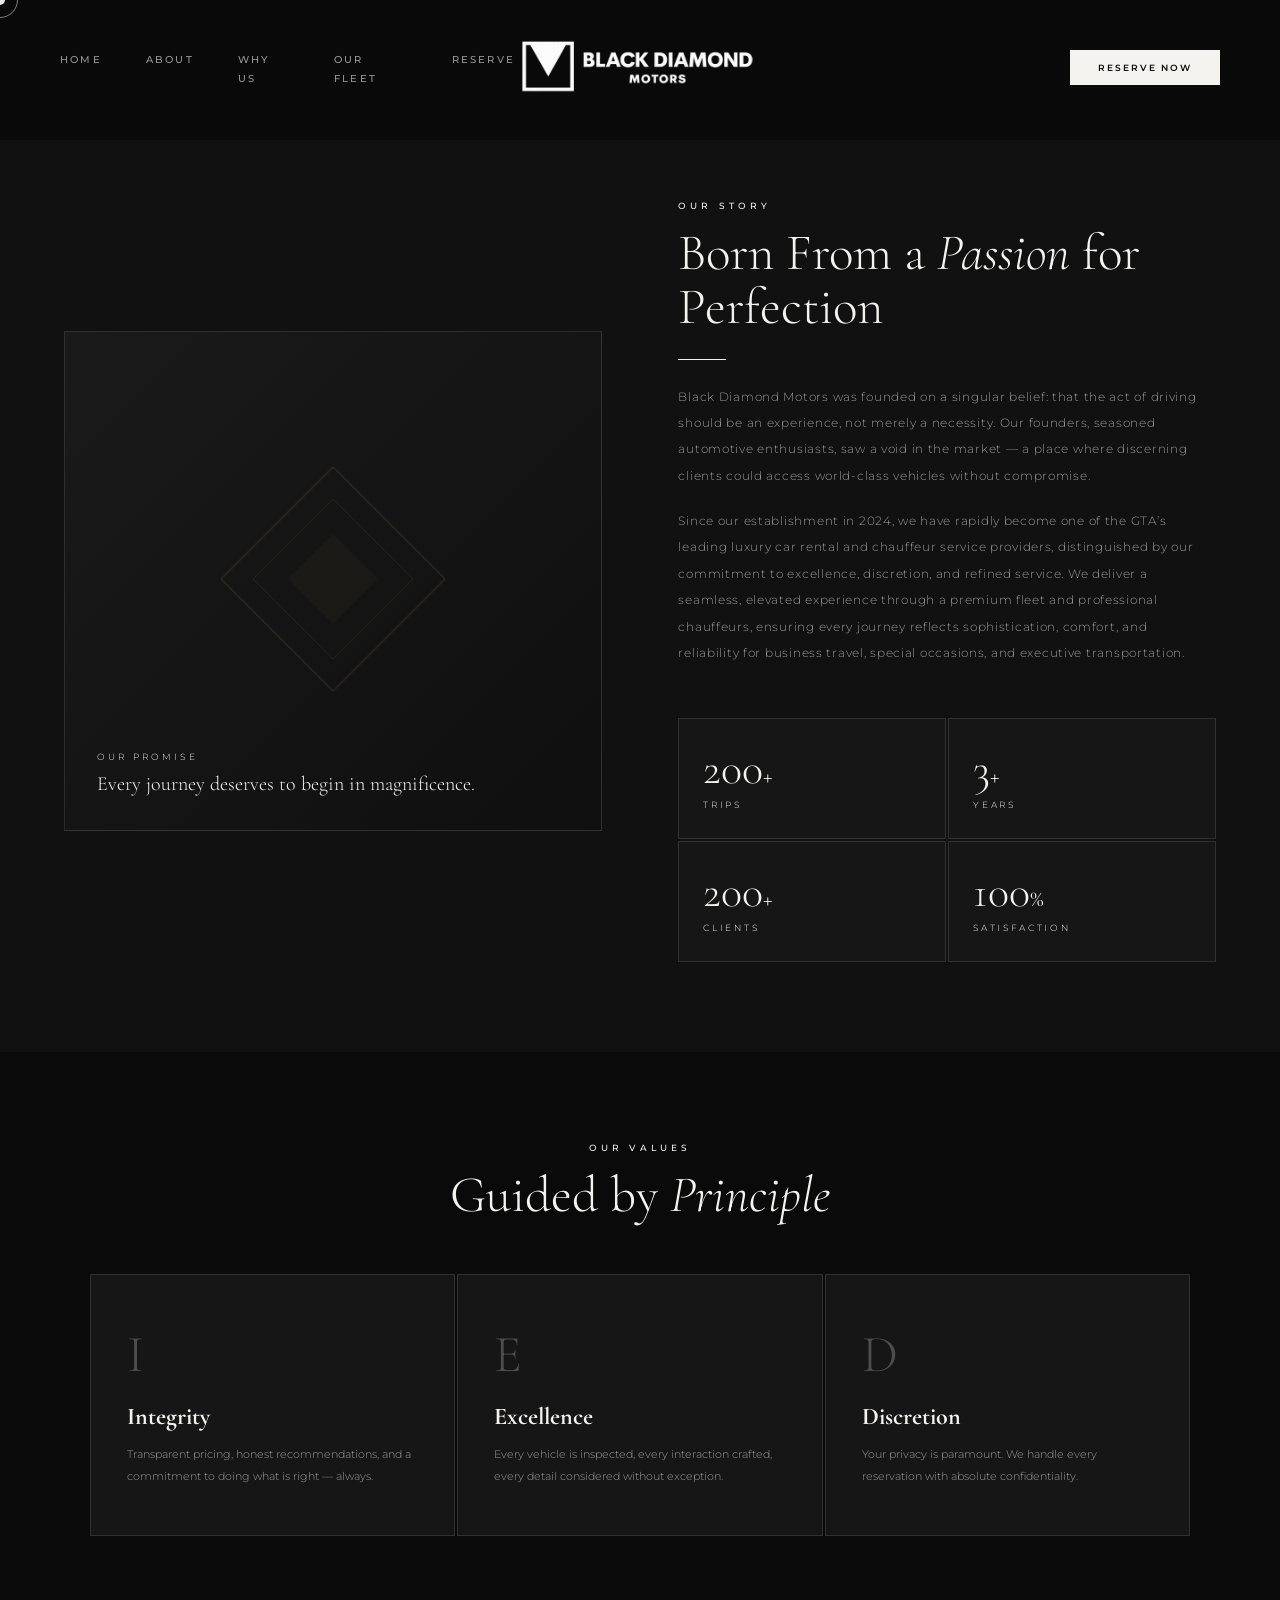
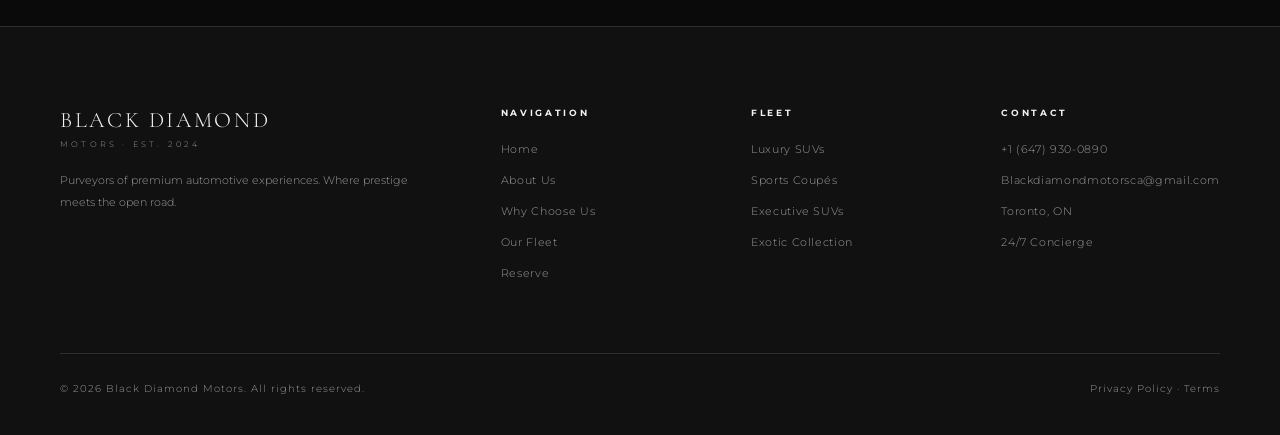
<file: about.html>
<!DOCTYPE html>
<html lang="en">
<head>
  <meta charset="UTF-8">
  <meta name="viewport" content="width=device-width, initial-scale=1.0">
  <title>About Us | Black Diamond Motors</title>
  <link rel="stylesheet" href="styles.css">
  <link href="https://fonts.googleapis.com/css2?family=Cormorant+Garamond:ital,wght@0,300;0,400;0,600;1,300;1,400&family=Montserrat:wght@200;300;400;500;600&display=swap" rel="stylesheet">
  <!-- Default fallback (important!) -->
  <link rel="icon" href="img/BDM DARK.png">

  <!-- Theme-aware icons (works on some browsers) -->
  <link rel="icon" href="img/BDM DARK.png" media="(prefers-color-scheme: light)">
  <link rel="icon" href="img/BDM LIGHT.png" media="(prefers-color-scheme: dark)">

  <!-- iOS / mobile support -->
  <link rel="apple-touch-icon" href="img/BDM LIGHT.png">
</head>
<body>

<!-- NAV -->
<nav id="navbar">
  <div class="mobile-menu-logo" onclick="toggleMenu()">
    <div class="hamburger">
      <span></span>
      <span></span>
      <span></span>
    </div>
  </div>

  <ul class="nav-links">
    <li><a href="index.html">Home</a></li>
    <li><a href="about.html">About</a></li>
    <li><a href="why.html">Why Us</a></li>
    <li><a href="fleet.html">Our Fleet</a></li>
    <li><a href="book.html">Reserve</a></li>
  </ul>

  <div class="nav-center-logo desktop-logo">
    <a href="index.html"><img src="img/BDM LOGO REVISED.png"></a>
  </div>

  <div class="nav-center-logo mobile-logo">
    <a href="index.html">
      <img src="img/BDM LOGO REVISED.png">
    </a>
  </div>

  <a href="book.html" class="nav-book-btn">Reserve Now</a>
</nav>

<!-- MOBILE MENU -->
<div id="mobileMenu" class="mobile-menu">
  <a href="index.html">Home</a>
  <a href="about.html">About</a>
  <a href="why.html">Why Us</a>
  <a href="fleet.html">Our Fleet</a>
  <a href="book.html">Reserve</a>
</div>

<div class="cursor" id="cursor"></div>
<div class="cursor-ring" id="cursorRing"></div>
<div style="padding-top:140px;"></div>
    
<div class="page-content">
<!-- ════════ ABOUT ════════ -->
<section style="background:var(--off-black);padding-top:60px;">
    <div style="max-width:1200px;margin:0 auto;display:grid;grid-template-columns:1fr 1fr;gap:clamp(24px,6vw,100px);align-items:center;" class="about-grid">
      <div style="position:relative;height:500px;">
        <div style="position:absolute;inset:0;background:linear-gradient(135deg,#1a1a1a 0%,#0f0f0f 100%);border:1px solid var(--border);overflow:hidden;">
          <div style="position:absolute;top:50%;left:50%;transform:translate(-50%,-50%);opacity:0.12;">
            <svg width="240" height="240" viewBox="0 0 240 240" fill="none"><polygon points="120,8 232,120 120,232 8,120" fill="none" stroke="#c9a84c" stroke-width="1.5"/><polygon points="120,40 200,120 120,200 40,120" fill="none" stroke="#c9a84c" stroke-width="0.8"/><polygon points="120,75 165,120 120,165 75,120" fill="#c9a84c" opacity="0.3"/></svg>
          </div>
          <div style="position:absolute;bottom:32px;left:32px;right:32px;">
            <p style="font-size:9px;letter-spacing:0.35em;text-transform:uppercase;color:var(--gold);margin-bottom:8px;">Our Promise</p>
            <p style="font-family:'Cormorant Garamond',serif;font-size:20px;color:var(--white);line-height:1.4;">Every journey deserves to begin in magnificence.</p>
          </div>
        </div>
        <div style="position:absolute;bottom:0;right:0;width:120px;height:120px;border:1px solid var(--gold-dim);transform:translate(10px,10px) rotate(45deg);"></div>
      </div>
      <div>
        <p class="s-eye">Our Story</p>
        <h2 class="s-title">Born From a <em>Passion</em> for Perfection</h2>
        <div class="divider"></div>
        <p class="s-body">Black Diamond Motors was founded on a singular belief: that the act of driving should be an experience, not merely a necessity. Our founders, seasoned automotive enthusiasts, saw a void in the market — a place where discerning clients could access world-class vehicles without compromise.</p>
        <br>
        <p class="s-body">Since our establishment in 2024, we have rapidly become one of the GTA’s leading luxury car rental and chauffeur service providers, distinguished by our commitment to excellence, discretion, and refined service. We deliver a seamless, elevated experience through a premium fleet and professional chauffeurs, ensuring every journey reflects sophistication, comfort, and reliability for business travel, special occasions, and executive transportation.</p>
        <div style="display:grid;grid-template-columns:1fr 1fr;gap:2px;margin-top:52px;">
          <div class="stat-block"><div class="stat-num">200<span style="font-size:24px;">+</span></div><div class="stat-label">Trips</div></div>
          <div class="stat-block"><div class="stat-num">3<span style="font-size:24px;">+</span></div><div class="stat-label">Years</div></div>
          <div class="stat-block"><div class="stat-num">200<span style="font-size:24px;">+</span></div><div class="stat-label">Clients</div></div>
          <div class="stat-block"><div class="stat-num">100<span style="font-size:24px;">%</span></div><div class="stat-label">Satisfaction</div></div>
        </div>
      </div>
    </div>
</section>
<section style="background:var(--black);">
    <div style="max-width:1100px;margin:0 auto;text-align:center;">
      <p class="s-eye">Our Values</p>
      <h2 class="s-title">Guided by <em>Principle</em></h2>
      <div style="display:grid;grid-template-columns:repeat(3,1fr);gap:2px;margin-top:52px;">
        <div style="background:var(--deep);border:1px solid var(--border);padding:48px 36px;text-align:left;"><p style="font-family:'Cormorant Garamond',serif;font-size:52px;color:var(--gold);opacity:0.25;margin-bottom:16px;">I</p><h3 style="font-family:'Cormorant Garamond',serif;font-size:24px;color:var(--white);margin-bottom:12px;">Integrity</h3><p style="font-size:11px;line-height:2;color:var(--white-dim);">Transparent pricing, honest recommendations, and a commitment to doing what is right — always.</p></div>
        <div style="background:var(--deep);border:1px solid var(--border);padding:48px 36px;text-align:left;"><p style="font-family:'Cormorant Garamond',serif;font-size:52px;color:var(--gold);opacity:0.25;margin-bottom:16px;">E</p><h3 style="font-family:'Cormorant Garamond',serif;font-size:24px;color:var(--white);margin-bottom:12px;">Excellence</h3><p style="font-size:11px;line-height:2;color:var(--white-dim);">Every vehicle is inspected, every interaction crafted, every detail considered without exception.</p></div>
        <div style="background:var(--deep);border:1px solid var(--border);padding:48px 36px;text-align:left;"><p style="font-family:'Cormorant Garamond',serif;font-size:52px;color:var(--gold);opacity:0.25;margin-bottom:16px;">D</p><h3 style="font-family:'Cormorant Garamond',serif;font-size:24px;color:var(--white);margin-bottom:12px;">Discretion</h3><p style="font-size:11px;line-height:2;color:var(--white-dim);">Your privacy is paramount. We handle every reservation with absolute confidentiality.</p></div>
      </div>
    </div>
</section>


<!-- FOOTER -->
<footer>
  <div class="footer-grid">
    <div class="footer-brand">
      <div class="bn">Black Diamond</div>
      <div class="bt">Motors · Est. 2024</div>
      <p>Purveyors of premium automotive experiences. Where prestige meets the open road.</p>
    </div>
    <div class="footer-col"><h4>Navigation</h4><ul>
      <li><a href="index.html">Home</a></li>
      <li><a href="about.html">About Us</a></li>
      <li><a href="why.html">Why Choose Us</a></li>
      <li><a href="fleet.html">Our Fleet</a></li>
      <li><a href="book.html">Reserve</a></li>
    </ul></div>
    <div class="footer-col"><h4>Fleet</h4><ul>
      <li><a href="fleet.html">Luxury SUVs</a></li>
      <li><a href="fleet.html">Sports Coupés</a></li>
      <li><a href="fleet.html">Executive SUVs</a></li>
      <li><a href="fleet.html">Exotic Collection</a></li>
    </ul></div>
    <div class="footer-col"><h4>Contact</h4><ul>
      <li><a href="tel:6479300890">+1 (647) 930-0890</a></li>
      <li><a href="mailto:Blackdiamondmotorsca@gmail.com">Blackdiamondmotorsca@gmail.com</a></li>
      <li><a href="#">Toronto, ON</a></li>
      <li><a href="#">24/7 Concierge</a></li>
    </ul></div>
  </div>
  <div class="footer-bottom">
    <p>© 2026 Black Diamond Motors. All rights reserved.</p>
    <p><a href="legal.html" style="color:inherit;text-decoration:none;">Privacy Policy · Terms</a></p>
  </div>
</footer>

<style>

/* ── ROOT ── */
:root {
  --black: #0a0a0a;
  --off-black: #111111;
  --deep: #161616;
  --white: #f5f3ef;
  --white-dim: rgba(245,243,239,0.6);
  --accent: rgba(255,255,255,0.9);
  --border: rgba(245,243,239,0.12);
}

section {
  overflow-x: hidden;
}
* {max-width: 100%;}
*, *::before, *::after { box-sizing: border-box; margin: 0; padding: 0; }
html { scroll-behavior: smooth; }
html, body { width: 100%; max-width: 100%; overflow-x: hidden; }
body {background: var(--black);color: var(--white);font-family: 'Montserrat', sans-serif;font-weight: 300;}

img { max-width: 100%; height: auto; display: block; }

/* ── CURSOR ── */
.cursor, .cursor-ring { position: fixed; top: 0; left: 0; pointer-events: none; z-index: 9999; transform: translate(-50%,-50%); display: none; }
@media (pointer: fine) {
  body { cursor: none; }
  .cursor { display: block; width: 10px; height: 10px; border-radius: 50%; background: var(--white); mix-blend-mode: difference; }
  .cursor-ring { display: block; width: 36px; height: 36px; border: 1px solid rgba(245,243,239,0.5); border-radius: 50%; transition: width 0.25s, height 0.25s, border-color 0.25s; }
}

/* ── ROOT ── */
:root {
  --black: #0a0a0a;
  --off-black: #111111;
  --deep: #161616;
  --white: #f5f3ef;
  --white-dim: rgba(245,243,239,0.6);
  --accent: rgba(255,255,255,0.9);
  --border: rgba(245,243,239,0.12);
}

*, *::before, *::after { box-sizing: border-box; margin: 0; padding: 0; }
html { scroll-behavior: smooth; }
body { background: var(--black); color: var(--white); font-family: 'Montserrat', sans-serif; font-weight: 300; overflow-x: hidden; }
img { max-width: 100%; height: auto; display: block; }

/* ── CURSOR ── */
.cursor, .cursor-ring { position: fixed; top: 0; left: 0; pointer-events: none; z-index: 9999; transform: translate(-50%,-50%); display: none; }
@media (pointer: fine) {
  body { cursor: none; }
  .cursor { display: block; width: 10px; height: 10px; border-radius: 50%; background: var(--white); mix-blend-mode: difference; }
  .cursor-ring { display: block; width: 36px; height: 36px; border: 1px solid rgba(245,243,239,0.5); border-radius: 50%; transition: width 0.25s, height 0.25s, border-color 0.25s; }
}

/* ── NAV ── */
nav {
  position: fixed; top: 0; left: 0; right: 0;
  z-index: 1001;
  display: grid; grid-template-columns: 1fr auto 1fr;
  align-items: center;
  padding: 40px 60px;
  background: linear-gradient(180deg,rgba(10,10,10,0.95) 100%,transparent 100%);
  transition: transform 0.3s ease, padding 0.4s, background 0.4s;
  border-bottom: 1px solid transparent;
}
nav.scrolled { padding: 40px 60px; border-bottom-color: var(--border); background: rgba(10,10,10,0.97); backdrop-filter: blur(20px); }
nav.hide { transform: translateY(-100%); }
.nav-links { display: flex; gap: 44px; list-style: none; justify-content: flex-start; }
.nav-links a { font-size: 10px; font-weight: 500; letter-spacing: 0.22em; text-transform: uppercase; color: var(--white-dim); text-decoration: none; transition: color 0.3s; position: relative; }
.nav-links a::after { content: ''; position: absolute; bottom: -4px; left: 0; width: 0; height: 1px; background: var(--accent); transition: width 0.3s; }
.nav-links a:hover { color: var(--white); }
.nav-links a:hover::after { width: 100%; }
.nav-center-logo { display: flex; justify-content: center; align-items: center; }
.nav-center-logo img { width: clamp(120px,20vw,250px); height: auto; }
.nav-book-btn { justify-self: end; font-size: 9px; font-weight: 600; letter-spacing: 0.22em; text-transform: uppercase; color: var(--black); background: var(--white); padding: 12px 28px; text-decoration: none; display: inline-block; transition: opacity 0.3s; }
.nav-book-btn:hover { opacity: 0.85; }

/* ── HAMBURGER ── */
.mobile-menu-logo {
  display: none;
  cursor: pointer;
  z-index: 1002;
  position: relative;
  justify-self: start;
}
.hamburger {
  width: 28px;
  height: 18px;
  position: relative;
}

.hamburger span {
  position: absolute;
  left: 0;
  width: 100%;
  height: 2px;
  background: var(--white);
  transition: 0.3s ease;
  transform-origin: center;
}

/* better vertical spacing */
.hamburger span:nth-child(1) { top: 0; }
.hamburger span:nth-child(2) { top: 8px; }
.hamburger span:nth-child(3) { top: 16px; }

.hamburger.active span:nth-child(1) {
  top: 8px;
  transform: rotate(45deg);
}

.hamburger.active span:nth-child(2) {
  opacity: 0;
}

.hamburger.active span:nth-child(3) {
  top: 8px;
  transform: rotate(-45deg);
}

/* ── MOBILE MENU ── */
.mobile-menu {
  position: fixed; inset: 0;
  background: rgba(10,10,10,0.98);
  backdrop-filter: blur(10px);
  display: flex; flex-direction: column;
  justify-content: center; align-items: center;
  gap: 36px;
  transform: translateY(-100%);
  transition: transform 0.45s ease;
  z-index: 1000;
}
.mobile-menu a { font-family: 'Cormorant Garamond', serif; font-size: 32px; letter-spacing: 0.15em; color: var(--white); text-decoration: none; }
.mobile-menu.active { transform: translateY(0); }
.mobile-logo { display: none; }

/* ── HERO ── */
#heroSection {
  position: relative; min-height: 100vh; display: flex;
  align-items: center; padding-top: 140px; padding-bottom: 60px;
  overflow: hidden;
  background: linear-gradient(135deg,#0a0a0a 0%,#1a1a1a 40%,#0f0f0f 100%);
}
.hero-pattern { position: absolute; inset: 0; background-image: repeating-linear-gradient(45deg,rgba(201,168,76,0.03) 0px,rgba(201,168,76,0.03) 1px,transparent 1px,transparent 60px), repeating-linear-gradient(-45deg,rgba(201,168,76,0.03) 0px,rgba(201,168,76,0.03) 1px,transparent 1px,transparent 60px); }
.hero-diamond-bg { position: absolute; right: -5vw; top: 50%; transform: translateY(-50%); width: 55vw; height: 55vw; opacity: 0.06; animation: spin 60s linear infinite; }
@keyframes spin { to { transform: translateY(-50%) rotate(360deg); } }
.hero-car-area { position: absolute; right: 8%; top: 50%; transform: translateY(-40%); width: 55%; height: 70%; z-index: 2; overflow: hidden; }
.hero-slider { position: absolute; inset: 0; }
.slide { position: absolute; inset: 0; width: 100%; height: 100%; object-fit: cover; opacity: 0; transform: translateX(100%); transition: transform 0.8s ease, opacity 0.8s ease; z-index: 0; }
.slide.active { opacity: 1; transform: translateX(0); z-index: 2; }
.slide.exit { opacity: 0; transform: translateX(-100%); z-index: 1; }
.mainhero-car-gradient { position: absolute; inset: 0; z-index: 3; pointer-events: none; background: linear-gradient(90deg,rgba(10,10,10,1) 0%,rgba(10,10,10,0) 65%), linear-gradient(0deg,rgba(10,10,10,1) 0%,rgba(10,10,10,0) 40%); }
.hero-content { position: relative; z-index: 3; max-width: 640px; padding: 0 clamp(24px,6vw,120px); }
.hero-eyebrow { font-size: 9px; font-weight: 500; letter-spacing: 0.4em; text-transform: uppercase; color: var(--accent); margin-bottom: 20px; animation: reveal 1.4s 0.2s both; }
.hero-title { font-family: 'Cormorant Garamond', serif; font-size: clamp(52px,7vw,100px); font-weight: 300; line-height: 0.95; color: var(--white); margin-bottom: 28px; animation: reveal 1.4s 0.35s both; }
.hero-title em { font-style: italic; }
.hero-sub { font-size: 12px; font-weight: 300; letter-spacing: 0.1em; line-height: 2; color: var(--white-dim); max-width: 380px; margin-bottom: 44px; animation: reveal 1.4s 0.5s both; }
.hero-ctas { display: flex; gap: 16px; align-items: center; animation: reveal 1.4s 0.65s both; }
@keyframes reveal { from { opacity: 0; transform: translateY(60px); } to { opacity: 1; transform: none; } }

/* ── BUTTONS ── */
.btn-primary { font-size: 9px; font-weight: 600; letter-spacing: 0.25em; text-transform: uppercase; color: var(--black); background: var(--white); padding: 16px 40px; text-decoration: none; display: inline-block; transition: opacity 0.3s; border: none; }
.btn-primary:hover { opacity: 0.85; }
.btn-ghost { font-size: 9px; font-weight: 500; letter-spacing: 0.25em; text-transform: uppercase; color: var(--white); background: transparent; border: 1px solid var(--border); padding: 16px 40px; text-decoration: none; display: inline-block; transition: border-color 0.35s; }
.btn-ghost:hover { border-color: var(--white); }

/* ── STRIP ── */
.strip-bar { background: var(--deep); border-top: 1px solid var(--border); border-bottom: 1px solid var(--border); padding: 20px 40px; display: flex; justify-content: center; align-items: center; flex-wrap: wrap; gap: clamp(16px,4vw,60px); }
.strip-bar span { font-size: 9px; letter-spacing: 0.35em; text-transform: uppercase; white-space: nowrap; color: var(--white-dim); }
.strip-bar span:first-child { color: var(--white); }

/* ── SECTIONS ── */
.section-dark { background: var(--off-black); }
.section-black { background: #000; }
.section-deep { background: var(--deep); border-top: 1px solid var(--border); }
section { padding: clamp(60px,7vw,120px) clamp(20px,5vw,80px); }
.container { max-width: 1200px; margin: 0 auto; }
.section-header { text-align: center; margin-bottom: 48px; }
.s-eye { font-size: 9px; font-weight: 500; letter-spacing: 0.45em; text-transform: uppercase; color: var(--white); margin-bottom: 16px; }
.s-title { font-family: 'Cormorant Garamond', serif; font-size: clamp(32px,4vw,62px); font-weight: 300; line-height: 1.05; color: var(--white); margin-bottom: 20px; }
.s-title em { font-style: italic; }
.s-body { font-size: 12px; font-weight: 300; letter-spacing: 0.06em; line-height: 2.2; color: var(--white-dim); max-width: 520px; }
.divider { width: 48px; height: 1px; background: var(--white); margin: 24px 0; }

/* ── GRIDS ── */
.grid-2 { display: grid; grid-template-columns: 1fr 1fr; gap: 80px; }
.grid-3 { display: grid; grid-template-columns: repeat(3,1fr); gap: 2px; }
.stats-grid { display: grid; grid-template-columns: 1fr 1fr; gap: 2px; }

/* ── STATS ── */
.stat-block { background: var(--deep); border: 1px solid var(--border); padding: 28px 24px; }
.stat-num { font-family: 'Cormorant Garamond', serif; font-size: 44px; font-weight: 300; color: var(--white); line-height: 1; }
.stat-num span { font-size: 24px; }
.stat-label { font-size: 9px; letter-spacing: 0.3em; text-transform: uppercase; color: var(--white); margin-top: 8px; }

/* ── FLEET TEASER CARDS ── */
.teaser-card { background: var(--deep); border: 1px solid var(--border); padding: 28px; text-align: center; cursor: pointer; transition: border-color 0.3s; }
.teaser-card:hover { border-color: rgba(201,168,76,0.4); }
.teaser-img { width: 100%; height: 160px; overflow: hidden; border: 1px solid rgba(201,168,76,0.5); margin-bottom: 16px; }
.teaser-img img { width: 100%; height: 100%; object-fit: cover; }
.teaser-name { font-family: 'Cormorant Garamond', serif; font-size: 20px; color: var(--white); margin-top: 6px; }

/* ── TESTIMONIALS ── */
.testimonial-card { background: var(--off-black); border: 1px solid var(--border); padding: 40px 32px; }
.quote-mark { font-family: 'Cormorant Garamond', serif; font-size: 48px; color: var(--white); opacity: 0.2; line-height: 1; margin-bottom: 16px; }
.quote-text { font-size: 12px; line-height: 2; color: var(--white-dim); margin-bottom: 24px; font-style: italic; }
.quote-author { border-top: 1px solid var(--border); padding-top: 16px; }
.author-name { font-size: 11px; color: var(--white); }
.author-title { font-size: 9px; letter-spacing: 0.2em; text-transform: uppercase; color: var(--white-dim); margin-top: 4px; }

/* ── QUOTE BANNER ── */
.quote-section { padding: clamp(40px,5vw,80px) clamp(20px,5vw,60px); text-align: center; border-top: 1px solid var(--border); border-bottom: 1px solid var(--border); }
.quote-banner { font-family: 'Cormorant Garamond', serif; font-size: clamp(20px,3vw,40px); font-weight: 300; font-style: italic; color: var(--white); max-width: 800px; margin: 0 auto 16px; line-height: 1.5; }
.quote-attribution { font-size: 9px; letter-spacing: 0.35em; text-transform: uppercase; color: var(--white-dim); }

/* ── FOOTER ── */
footer { background: var(--off-black); border-top: 1px solid var(--border); padding: 80px 60px 40px; }
.footer-grid { display: grid; grid-template-columns: 2fr 1fr 1fr 1fr; gap: 60px; max-width: 1200px; margin: 0 auto 60px; }
.footer-brand .bn { font-family: 'Cormorant Garamond', serif; font-size: 22px; color: var(--white); letter-spacing: 0.12em; text-transform: uppercase; margin-bottom: 6px; }
.footer-brand .bt { font-size: 8px; letter-spacing: 0.4em; text-transform: uppercase; color: var(--white-dim); margin-bottom: 20px; }
.footer-brand p { font-size: 11px; line-height: 2; color: var(--white-dim); }
.footer-col h4 { font-size: 9px; letter-spacing: 0.3em; text-transform: uppercase; color: var(--white); margin-bottom: 20px; }
.footer-col ul { list-style: none; }
.footer-col ul li { margin-bottom: 12px; }
.footer-col ul li a { font-size: 11px; color: var(--white-dim); text-decoration: none; transition: color 0.3s; }
.footer-col ul li a:hover { color: var(--white); }
.footer-bottom { max-width: 1200px; margin: 0 auto; padding-top: 28px; border-top: 1px solid var(--border); display: flex; justify-content: space-between; align-items: center; }
.footer-bottom p { font-size: 10px; letter-spacing: 0.1em; color: var(--white-dim); }

/* ── REVEAL ── */
.reveal { opacity: 0; transform: translateY(30px); transition: opacity 0.8s, transform 0.8s; }
.reveal.visible { opacity: 1; transform: none; }

/* ── PAGE TOP (non-home pages) ── */
.page-top { padding-top: 120px; }

/* ══════════════════════════════
   TABLET (max 1024px)
══════════════════════════════ */
@media (max-width: 1024px) {
  nav { padding: 20px 32px; }
  nav.scrolled { padding: 20px 32px; }
  .hero-car-area { width: 50%; right: 3%; }
  .grid-3 { grid-template-columns: repeat(2,1fr); }
  .footer-grid { grid-template-columns: 1fr 1fr; gap: 40px; }
}

/* ══════════════════════════════
   MOBILE (max 768px)
══════════════════════════════ */
@media (max-width: 768px) {
  .about-grid {
    grid-template-columns: 1fr !important;
    gap: 32px !important;
  }
  
  /* NAV */
  nav { padding: 30px 20px; grid-template-columns: auto 1fr auto; }
  nav.scrolled { padding: 30px 20px; }
  .nav-links, .desktop-logo { display: none; }
  .mobile-menu-logo { display: block; }
  .mobile-logo {
    position: absolute;
    left: 50%;
    transform: translateX(-50%);
    display: flex;
  }
  .mobile-logo img { width: 170px; }
  .nav-book-btn {
    display: inline-block;
    justify-self: end;
    font-size: 7px;
    padding: 6px 10px;
    letter-spacing: 0.18em;
  }

  /* HERO */
  #heroSection {
    align-items: flex-end;
    padding-top: 100px;
    padding-bottom: 52px;
    min-height: 100svh;
  }
  .hero-car-area {
    position: absolute;
    inset: 0;
    width: 100%;
    height: 100%;
    transform: none;
    top: 0;
    right: 0;
    opacity: 0.3;
  }
  .mainhero-car-gradient {
    background:
      linear-gradient(180deg, rgba(10,10,10,0.6) 0%, rgba(10,10,10,0) 30%),
      linear-gradient(0deg, rgba(10,10,10,1) 0%, rgba(10,10,10,0.4) 60%);
  }
  .hero-content { padding: 0 24px; max-width: 100%; z-index: 4; }
  .hero-title { font-size: clamp(44px,12vw,64px); margin-bottom: 20px; }
  .hero-sub { font-size: 11px; max-width: 100%; margin-bottom: 32px; }
  .hero-ctas { flex-direction: column; gap: 12px; width: 100%; }
  .btn-primary, .btn-ghost { width: 100%; text-align: center; padding: 16px 24px; }

  /* SECTIONS */
  section { padding: 52px 20px; }
  .s-title { font-size: clamp(28px,8vw,44px); }
  .section-header { margin-bottom: 32px; }

  /* GRIDS */
  .grid-2, .grid-3 { grid-template-columns: 1fr; gap: 16px; }
  .stats-grid { grid-template-columns: 1fr 1fr; gap: 2px; }
  .stat-block { padding: 20px 16px; }
  .stat-num { font-size: 36px; }

  /* FLEET TEASER */
  .teaser-img { height: 200px; }

  /* STRIP */
  .strip-bar { padding: 16px 20px; gap: 16px; }
  .strip-bar span { font-size: 8px; }

  /* FOOTER */
  footer { padding: 48px 20px 28px; }
  .footer-grid { grid-template-columns: 1fr; gap: 28px; }
  .footer-bottom { flex-direction: column; gap: 10px; text-align: center; }
}

/* ══════════════════════════════
   SMALL MOBILE (max 390px)
══════════════════════════════ */
@media (max-width: 390px) {
  .hero-title { font-size: 38px; }
  .mobile-logo img { width: 130px; }
  .stats-grid { grid-template-columns: 1fr; }
  .teaser-img { height: 160px; }

}

/* ══════════════════════════════
   ULTRA WIDE
══════════════════════════════ */
@media (min-width: 1600px) {
  .container { max-width: 1400px; }
  .hero-content { max-width: 900px; }
}

html {
  overflow-x: hidden;
  overflow-y: scroll; /* scrollbar always on html */
}
body {
  overflow: hidden; /* body itself doesn't scroll */
}
</style>

<script>
// NAV SCROLL HIDE
let lastScroll = 0;
const navbar = document.getElementById('navbar');
window.addEventListener('scroll', () => {
  const cur = window.scrollY;
  navbar.classList.toggle('hide', cur > lastScroll && cur > 120);
  navbar.classList.toggle('scrolled', cur > 30);
  lastScroll = cur;
});

// HERO SLIDER
const slides = document.querySelectorAll('.hero-slider .slide');
let idx = 0;
setInterval(() => {
  slides[idx].classList.remove('active');
  slides[idx].classList.add('exit');
  const prev = idx;
  idx = (idx + 1) % slides.length;
  slides[idx].classList.add('active');
  setTimeout(() => slides[prev].classList.remove('exit'), 800);
}, 4000);

// SCROLL REVEAL
function initReveal() {
  const els = document.querySelectorAll('.reveal');
  const obs = new IntersectionObserver(entries => {
    entries.forEach(e => {
      if (e.isIntersecting) { e.target.classList.add('visible'); obs.unobserve(e.target); }
    });
  }, { threshold: 0.08 });
  els.forEach(el => obs.observe(el));
}
document.addEventListener('DOMContentLoaded', initReveal);

// MOBILE MENU TOGGLE
function toggleMenu() {
  document.getElementById('mobileMenu').classList.toggle('active');
  document.querySelector('.hamburger').classList.toggle('active');
}

// CLOSE MENU ON LINK CLICK
document.querySelectorAll('#mobileMenu a').forEach(link => {
  link.addEventListener('click', () => {
    document.getElementById('mobileMenu').classList.remove('active');
    document.querySelector('.hamburger').classList.remove('active');
  });
});

// CUSTOM CURSOR (desktop only)
if (window.matchMedia('(pointer: fine)').matches) {
  const cursor = document.getElementById('cursor');
  const ring = document.getElementById('cursorRing');
  let mx = 0, my = 0, rx = 0, ry = 0;
  document.addEventListener('mousemove', e => {
    mx = e.clientX; my = e.clientY;
    cursor.style.left = mx + 'px'; cursor.style.top = my + 'px';
  });
  (function animRing() {
    rx += (mx - rx) * 0.15; ry += (my - ry) * 0.15;
    ring.style.left = rx + 'px'; ring.style.top = ry + 'px';
    requestAnimationFrame(animRing);
  })();
  document.addEventListener('mouseover', e => {
    if (e.target.closest('a,button,.teaser-card,.fleet-card')) {
      ring.style.width = '56px'; ring.style.height = '56px';
      ring.style.borderColor = 'rgba(255,255,255,0.8)';
    }
  });
  document.addEventListener('mouseout', e => {
    if (e.target.closest('a,button,.teaser-card,.fleet-card')) {
      ring.style.width = '36px'; ring.style.height = '36px';
      ring.style.borderColor = 'rgba(245,243,239,0.5)';
    }
  });
}
</script>

</body>
</html>
</file>
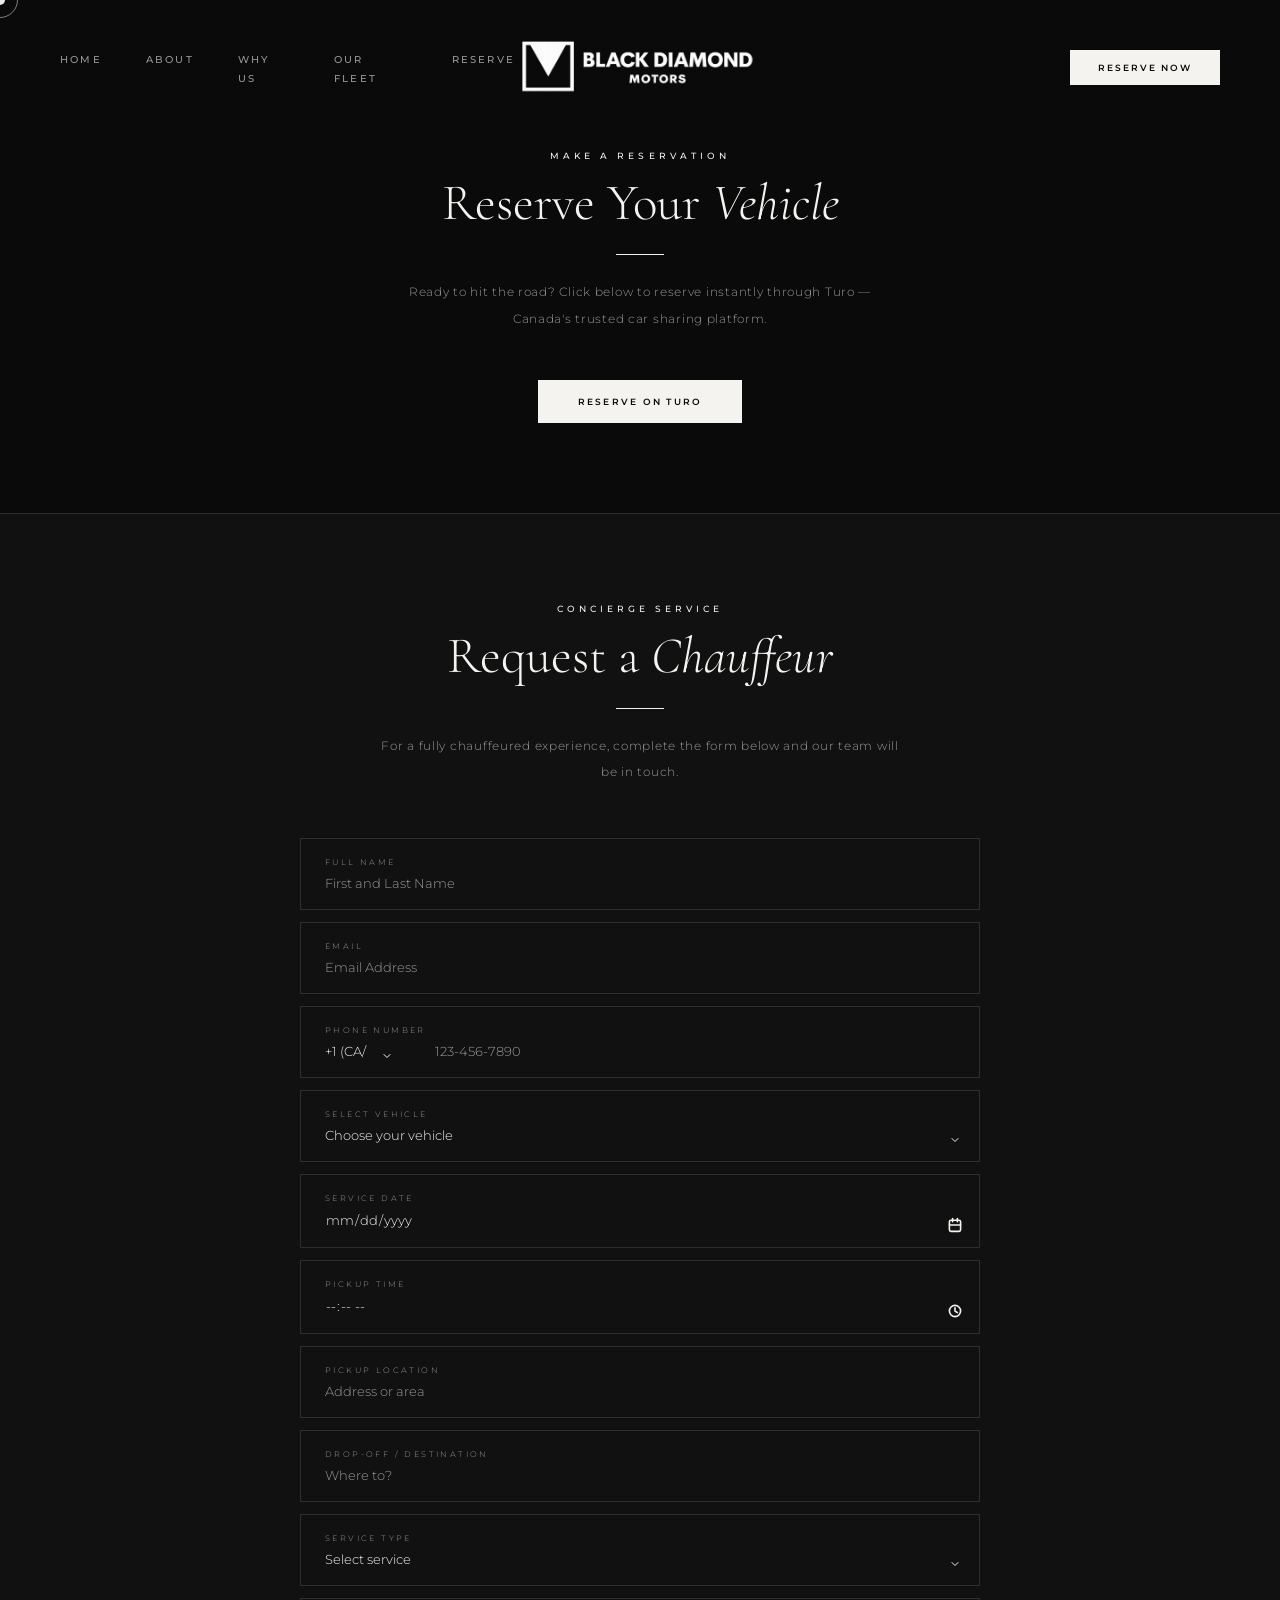
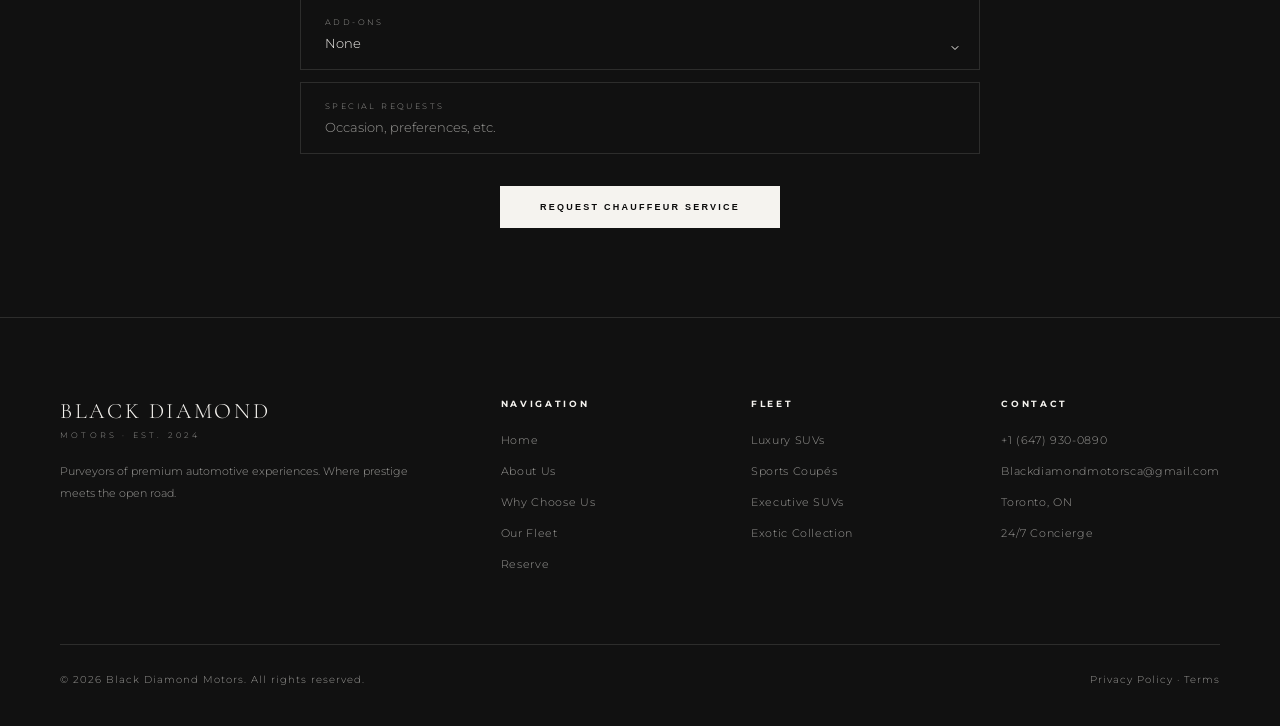
<file: book.html>
<!DOCTYPE html>
<html lang="en">
<head>
  <meta charset="UTF-8">
  <meta name="viewport" content="width=device-width, initial-scale=1.0">
  <title>Reserve | Black Diamond Motors</title>
  <link rel="stylesheet" href="styles.css">
  <link href="https://fonts.googleapis.com/css2?family=Cormorant+Garamond:ital,wght@0,300;0,400;0,600;1,300;1,400&family=Montserrat:wght@200;300;400;500;600&display=swap" rel="stylesheet">
  <!-- Default fallback (important!) -->
  <link rel="icon" href="img/BDM DARK.png">

  <!-- Theme-aware icons (works on some browsers) -->
  <link rel="icon" href="img/BDM DARK.png" media="(prefers-color-scheme: light)">
  <link rel="icon" href="img/BDM LIGHT.png" media="(prefers-color-scheme: dark)">

  <!-- iOS / mobile support -->
  <link rel="apple-touch-icon" href="img/BDM LIGHT.png">
</head>
<body>

<!-- NAV -->
<nav id="navbar">
  <div class="mobile-menu-logo" onclick="toggleMenu()">
    <div class="hamburger">
      <span></span>
      <span></span>
      <span></span>
    </div>
  </div>
  <ul class="nav-links">
    <li><a href="index.html">Home</a></li>
    <li><a href="about.html">About</a></li>
    <li><a href="why.html">Why Us</a></li>
    <li><a href="fleet.html">Our Fleet</a></li>
    <li><a href="book.html">Reserve</a></li>
  </ul>
  <div class="nav-center-logo desktop-logo">
    <a href="index.html"><img src="img/BDM LOGO REVISED.png"></a>
  </div>
  <div class="nav-center-logo mobile-logo">
    <a href="index.html"><img src="img/BDM LOGO REVISED.png"></a>
  </div>
  <a href="book.html" class="nav-book-btn">Reserve Now</a>
</nav>

<!-- MOBILE MENU -->
<div id="mobileMenu" class="mobile-menu">
  <a href="index.html">Home</a>
  <a href="about.html">About</a>
  <a href="why.html">Why Us</a>
  <a href="fleet.html">Our Fleet</a>
  <a href="book.html">Reserve</a>
</div>

<div class="cursor" id="cursor"></div>
<div class="cursor-ring" id="cursorRing"></div>

<div style="padding-top:60px;"></div>

<!-- TURO SECTION -->
<section style="background:var(--black);text-align:center;">
  <div style="max-width:800px;margin:0 auto;">
    <p class="s-eye" style="animation: reveal 0.7s 0.2s both;">Make a Reservation</p>
    <h2 class="s-title" style="animation: reveal 0.7s 0.35s both;">Reserve Your <em>Vehicle</em></h2>
    <div class="divider" style="margin:24px auto;"></div>
    <p class="s-body" style="margin:0 auto 48px;text-align:center; animation: reveal 0.7s 0.5s both;"> Ready to hit the road? Click below to reserve instantly through Turo — Canada's trusted car sharing platform.</p>
    <a href="https://turo.com/ca/en/drivers/6006478" target="_blank" class="btn-primary"style="animation: reveal 0.7s 0.65s both;">Reserve on Turo</a>
  </div>
</section>

<!-- CHAUFFEUR FORM SECTION -->
<!-- CHAUFFEUR FORM SECTION -->
<section style="background:var(--off-black);border-top:1px solid var(--border);">
  <div class="container" style="max-width:680px;">

    <div class="section-header reveal">
      <p class="s-eye">Concierge Service</p>
      <h2 class="s-title">Request a <em>Chauffeur</em></h2>
      <div class="divider" style="margin:24px auto;"></div>
      <p class="s-body" style="margin:0 auto;text-align:center;">
        For a fully chauffeured experience, complete the form below and our team will be in touch.
      </p>
    </div>

    <form id="conciergeForm">

      <div class="form-field reveal">
        <label>Full Name</label>
        <input type="text" name="full_name" placeholder="First and Last Name" required>
      </div>

      <div class="form-field reveal">
        <label>Email</label>
        <input type="email" name="email" placeholder="Email Address" required>
      </div>

      <div class="form-field reveal">
        <label>Phone Number</label>
        <div class="phone-row">
          <select name="country_code">
            <option value="+1">+1 (CA/US)</option>
            <option value="+44">+44 (UK)</option>
            <option value="+91">+91 (IN)</option>
          </select>
          <input type="tel" name="phone" id="phoneInput" placeholder="123-456-7890" maxlength="12" required>
        </div>
      </div>

      <div class="form-field reveal">
        <label>Select Vehicle</label>
        <select name="vehicle" required>
          <option value="">Choose your vehicle</option>
          <option>Aston Martin DBX</option>
          <option>Jaguar F-Type</option>
          <option>Jeep Wagoneer</option>
          <option>Audi SQ8</option>
          <option>Mercedes-Benz G-Wagon</option>
        </select>
      </div>

      <div class="form-field reveal">
        <label>Service Date</label>
        <div class="input-wrap date">
          <input type="date" name="service_date" id="serviceDate" required>
        </div>
      </div>

      <div class="form-field reveal">
        <label>Pickup Time</label>
        <div class="input-wrap time">
          <input type="time" name="pickup_time" required>
        </div>
      </div>

      <div class="form-field reveal">
        <label>Pickup Location</label>
        <input type="text" name="pickup_location" placeholder="Address or area" required>
      </div>

      <div class="form-field reveal">
        <label>Drop-off / Destination</label>
        <input type="text" name="dropoff_location" placeholder="Where to?" required>
      </div>

      <div class="form-field reveal">
        <label>Service Type</label>
        <select name="service_type" required>
          <option value="">Select service</option>
          <option>One-way transfer</option>
          <option>Round trip</option>
          <option>Hourly (3+ hours)</option>
          <option>Full day (8+ hours)</option>
        </select>
      </div>

      <div class="form-field reveal">
        <label>Add-ons</label>
        <select name="addons">
          <option value="">None</option>
          <option>Champagne service</option>
          <option>Decorated vehicle (events)</option>
          <option>VIP airport pickup</option>
        </select>
      </div>

      <div class="form-field reveal">
        <label>Special Requests</label>
        <input type="text" name="notes" placeholder="Occasion, preferences, etc.">
      </div>

      <input type="text" name="_gotcha" style="display:none" autocomplete="off">
      <input type="hidden" name="_subject" value="New Chauffeur Booking Request">

      <div style="margin-top:32px;text-align:center;">
        <button type="submit" class="btn-primary" id="submitBtn">
          Request Chauffeur Service
        </button>
      </div>

    </form>

  </div>
</section>

<!-- CONFIRMATION MODAL -->
<div id="bookingModal" class="booking-modal" onclick="handleBookingModalClick(event)">
  <div class="booking-modal-content">

    <button class="modal-close" onclick="closeBookingModal()">✕</button>

    <div class="modal-confirm-icon">
      <svg width="40" height="40" viewBox="0 0 40 40" fill="none">
        <circle cx="20" cy="20" r="19" stroke="rgba(245,243,239,0.3)" stroke-width="1"/>
        <path d="M12 20L17 25L28 14" stroke="var(--white)" stroke-width="1.5" stroke-linecap="round" stroke-linejoin="round"/>
      </svg>
    </div>

    <p class="modal-confirm-eye">Reservation Received</p>
    <h2 class="modal-confirm-title">Your Request Has<br>Been <em>Sent</em></h2>
    <div class="modal-divider"></div>
    <p class="modal-confirm-body">Our concierge team will review your request and be in touch shortly to confirm your booking.</p>

    <div class="modal-confirm-actions">
      <a href="index.html" class="btn-primary">Return Home</a>
      <button class="btn-ghost" onclick="closeBookingModal()">Stay Here</button>
    </div>

  </div>
</div>

<!-- FOOTER -->
<footer>
  <div class="footer-grid">
    <div class="footer-brand">
      <div class="bn">Black Diamond</div>
      <div class="bt">Motors · Est. 2024</div>
      <p>Purveyors of premium automotive experiences. Where prestige meets the open road.</p>
    </div>
    <div class="footer-col"><h4>Navigation</h4><ul>
      <li><a href="index.html">Home</a></li>
      <li><a href="about.html">About Us</a></li>
      <li><a href="why.html">Why Choose Us</a></li>
      <li><a href="fleet.html">Our Fleet</a></li>
      <li><a href="book.html">Reserve</a></li>
    </ul></div>
    <div class="footer-col"><h4>Fleet</h4><ul>
      <li><a href="fleet.html">Luxury SUVs</a></li>
      <li><a href="fleet.html">Sports Coupés</a></li>
      <li><a href="fleet.html">Executive SUVs</a></li>
      <li><a href="fleet.html">Exotic Collection</a></li>
    </ul></div>
    <div class="footer-col"><h4>Contact</h4><ul>
      <li><a href="tel:6479300890">+1 (647) 930-0890</a></li>
      <li><a href="mailto:Blackdiamondmotorsca@gmail.com">Blackdiamondmotorsca@gmail.com</a></li>
      <li><a href="#">Toronto, ON</a></li>
      <li><a href="#">24/7 Concierge</a></li>
    </ul></div>
  </div>
  <div class="footer-bottom">
    <p>© 2026 Black Diamond Motors. All rights reserved.</p>
    <p><a href="legal.html" style="color:inherit;text-decoration:none;">Privacy Policy · Terms</a></p>
  </div>
</footer>

<style>

/* ── ROOT ── */
:root {
  --black: #0a0a0a;
  --off-black: #111111;
  --deep: #161616;
  --white: #f5f3ef;
  --white-dim: rgba(245,243,239,0.6);
  --accent: rgba(255,255,255,0.9);
  --border: rgba(245,243,239,0.12);
}

img, video {
  max-width: 100%;
}
*, *::before, *::after { box-sizing: border-box; margin: 0; padding: 0; }
html { scroll-behavior: smooth; }
html, body {width: 100%;max-width: 100%;overflow-x: hidden;}
body {background: var(--black); color: var(--white); font-family: 'Montserrat', sans-serif; font-weight: 300;}
img { max-width: 100%; height: auto; display: block; }

/* ── CURSOR ── */
.cursor, .cursor-ring { position: fixed; top: 0; left: 0; pointer-events: none; z-index: 9999; transform: translate(-50%,-50%); display: none; }
@media (pointer: fine) {
  body { cursor: none; }
  .cursor { display: block; width: 10px; height: 10px; border-radius: 50%; background: var(--white); mix-blend-mode: difference; }
  .cursor-ring { display: block; width: 36px; height: 36px; border: 1px solid rgba(245,243,239,0.5); border-radius: 50%; transition: width 0.25s, height 0.25s, border-color 0.25s; }
}

/* ── NAV ── */
nav {
  position: fixed; top: 0; left: 0; right: 0;
  z-index: 1001;
  display: grid; grid-template-columns: 1fr auto 1fr;
  align-items: center;
  padding: 40px 60px;
  background: linear-gradient(180deg,rgba(10,10,10,0.95) 100%,transparent 100%);
  transition: transform 0.3s ease, padding 0.4s, background 0.4s;
  border-bottom: 1px solid transparent;
}
nav.scrolled { padding: 40px 60px; border-bottom-color: var(--border); background: rgba(10,10,10,0.97); backdrop-filter: blur(20px); }
nav.hide { transform: translateY(-100%); }
.nav-links { display: flex; gap: 44px; list-style: none; justify-content: flex-start; }
.nav-links a { font-size: 10px; font-weight: 500; letter-spacing: 0.22em; text-transform: uppercase; color: var(--white-dim); text-decoration: none; transition: color 0.3s; position: relative; }
.nav-links a::after { content: ''; position: absolute; bottom: -4px; left: 0; width: 0; height: 1px; background: var(--accent); transition: width 0.3s; }
.nav-links a:hover { color: var(--white); }
.nav-links a:hover::after { width: 100%; }
.nav-center-logo { display: flex; justify-content: center; align-items: center; }
.nav-center-logo img { width: clamp(120px,20vw,250px); height: auto; }
.nav-book-btn { justify-self: end; font-size: 9px; font-weight: 600; letter-spacing: 0.22em; text-transform: uppercase; color: var(--black); background: var(--white); padding: 12px 28px; text-decoration: none; display: inline-block; transition: opacity 0.3s; }
.nav-book-btn:hover { opacity: 0.85; }

/* ── HAMBURGER ── */
.mobile-menu-logo { display: none; cursor: pointer; z-index: 1002; position: relative; justify-self: start; }
.hamburger { width: 28px; height: 18px; position: relative; }
.hamburger span { position: absolute; left: 0; width: 100%; height: 2px; background: var(--white); transition: 0.3s ease; transform-origin: center; }
.hamburger span:nth-child(1) { top: 0; }
.hamburger span:nth-child(2) { top: 8px; }
.hamburger span:nth-child(3) { top: 16px; }
.hamburger.active span:nth-child(1) { top: 8px; transform: rotate(45deg); }
.hamburger.active span:nth-child(2) { opacity: 0; }
.hamburger.active span:nth-child(3) { top: 8px; transform: rotate(-45deg); }

/* ── MOBILE MENU ── */
.mobile-menu { position: fixed; inset: 0; background: rgba(10,10,10,0.98); backdrop-filter: blur(10px); display: flex; flex-direction: column; justify-content: center; align-items: center; gap: 36px; transform: translateY(-100%); transition: transform 0.45s ease; z-index: 1000; }
.mobile-menu a { font-family: 'Cormorant Garamond', serif; font-size: 32px; letter-spacing: 0.15em; color: var(--white); text-decoration: none; }
.mobile-menu.active { transform: translateY(0); }
.mobile-logo { display: none; }

/* ── BUTTONS ── */
.btn-primary { font-size: 9px; font-weight: 600; letter-spacing: 0.25em; text-transform: uppercase; color: var(--black); background: var(--white); padding: 16px 40px; text-decoration: none; display: inline-block; transition: opacity 0.3s; border: none; cursor: pointer; }
.btn-primary:hover { opacity: 0.85; }
.btn-ghost { font-size: 9px; font-weight: 500; letter-spacing: 0.25em; text-transform: uppercase; color: var(--white); background: transparent; border: 1px solid var(--border); padding: 16px 40px; text-decoration: none; display: inline-block; transition: border-color 0.35s; cursor: pointer; }
.btn-ghost:hover { border-color: var(--white); }

@keyframes reveal {
  from {opacity: 0;transform: translateY(60px);}
  to {opacity: 1;transform: none;}
}

/* ── SECTIONS ── */
.section-dark { background: var(--off-black); }
section { padding: clamp(60px,7vw,120px) clamp(20px,5vw,80px); }
.container { max-width: 1200px; margin: 0 auto; }
.section-header { text-align: center; margin-bottom: 52px; }
.s-eye { font-size: 9px; font-weight: 500; letter-spacing: 0.45em; text-transform: uppercase; color: var(--white); margin-bottom: 16px; }
.s-title { font-family: 'Cormorant Garamond', serif; font-size: clamp(32px,4vw,62px); font-weight: 300; line-height: 1.05; color: var(--white); margin-bottom: 20px; }
.s-title em { font-style: italic; }
.s-body { font-size: 12px; font-weight: 300; letter-spacing: 0.06em; line-height: 2.2; color: var(--white-dim); max-width: 520px; }
.divider { width: 48px; height: 1px; background: var(--white); margin: 24px 0; }

/* ── PHONE ── */
.phone-row {display: flex;align-items: stretch;width: 100%;overflow: hidden;}
/* country code */
.phone-row select {
  flex: 0 0 110px;
  max-width: 35%;
  padding: 8px 36px 18px 16px;
  background: transparent;
  border: none;
  outline: none;
  font-family: 'Montserrat', sans-serif;
  font-size: 13px;
  font-weight: 300;
  color: var(--white);
  white-space: nowrap;
}
/* phone number input */
.phone-row input {flex: 1;min-width: 0;width: auto;padding: 8px 24px 18px;background: transparent;border: none;outline: none;font-family: 'Montserrat', sans-serif;
font-size: 13px;font-weight: 300;color: var(--white);}

/* ── FORM ── */
.form-field {background: var(--off-black);border: 1px solid var(--border);transition: border-color 0.3s;margin-bottom: 12px;}
.form-field > div {width: 100%;}
.form-field:focus-within {border-color: rgba(245,243,239,0.4);}
.form-field label {display: block;font-size: 8px;letter-spacing: 0.3em;text-transform: uppercase;color: var(--white-dim);padding: 18px 24px 0;}
.form-field input,
.form-field select {display: block;width: 100%;background: transparent;border: none;outline: none;font-family: 'Montserrat', sans-serif;font-size: 13px;
font-weight: 300;color: var(--white);padding: 8px 24px 18px;}
.form-field select option {background: var(--deep);}
.form-field input::placeholder {color: var(--white-dim);}

/* ── CUSTOM SELECT ARROW ── */
.form-field select {
  appearance: none;
  -webkit-appearance: none;
  -moz-appearance: none;
  padding-right: 44px;
  background-image: url("data:image/svg+xml,%3Csvg xmlns='http://www.w3.org/2000/svg' width='12' height='12' viewBox='0 0 24 24' fill='none' stroke='%23f5f3ef' stroke-width='2' stroke-linecap='round' stroke-linejoin='round'%3E%3Cpolyline points='6 9 12 15 18 9'%3E%3C/polyline%3E%3C/svg%3E");
  background-repeat: no-repeat;
  background-position: right 18px center;
  background-size: 12px;
}


/* ─────────────────────────────
   DATE + TIME (WORKS ON ALL PHONES)
───────────────────────────── */

.input-wrap {
  position: relative;
}

/* ICON (always visible) */
.input-wrap::after {
  content: "";
  position: absolute;
  right: 16px;
  top: 50%;
  transform: translateY(-50%);
  width: 16px;
  height: 16px;
  pointer-events: none;
  background-size: contain;
  background-repeat: no-repeat;
}

/* DATE ICON */
.input-wrap.date::after {
  background-image: url("data:image/svg+xml,%3Csvg xmlns='http://www.w3.org/2000/svg' width='20' height='20' fill='none' stroke='%23f5f3ef' stroke-width='2' stroke-linecap='round' stroke-linejoin='round'%3E%3Crect x='3' y='4' width='14' height='14' rx='2'/%3E%3Cline x1='3' y1='10' x2='17' y2='10'/%3E%3Cline x1='7' y1='2' x2='7' y2='6'/%3E%3Cline x1='13' y1='2' x2='13' y2='6'/%3E%3C/svg%3E");
}

/* TIME ICON */
.input-wrap.time::after {
  background-image: url("data:image/svg+xml,%3Csvg xmlns='http://www.w3.org/2000/svg' width='20' height='20' fill='none' stroke='%23f5f3ef' stroke-width='2' stroke-linecap='round' stroke-linejoin='round'%3E%3Ccircle cx='10' cy='10' r='7'/%3E%3Cpolyline points='10 6 10 10 13 12'/%3E%3C/svg%3E");
}

/* INPUT */
.input-wrap input {
  width: 100%;
  padding-right: 48px;
  background: transparent;
  color: var(--white);

  -webkit-appearance: none;
  appearance: none;
}

/* CLICK ANYWHERE */
input[type="date"]::-webkit-calendar-picker-indicator,
input[type="time"]::-webkit-calendar-picker-indicator {
  opacity: 0;
  position: absolute;
  inset: 0;
  width: 100%;
  height: 100%;
  cursor: pointer;
}

/* FIX TEXT ALIGN */
input[type="date"]::-webkit-date-and-time-value,
input[type="time"]::-webkit-date-and-time-value,
input[type="date"]::-webkit-datetime-edit,
input[type="time"]::-webkit-datetime-edit {
  text-align: left;
}

/* ── FOOTER ── */
footer { background: var(--off-black); border-top: 1px solid var(--border); padding: 80px 60px 40px; }
.footer-grid { display: grid; grid-template-columns: 2fr 1fr 1fr 1fr; gap: 60px; max-width: 1200px; margin: 0 auto 60px; }
.footer-brand .bn { font-family: 'Cormorant Garamond', serif; font-size: 22px; color: var(--white); letter-spacing: 0.12em; text-transform: uppercase; margin-bottom: 6px; }
.footer-brand .bt { font-size: 8px; letter-spacing: 0.4em; text-transform: uppercase; color: var(--white-dim); margin-bottom: 20px; }
.footer-brand p { font-size: 11px; line-height: 2; color: var(--white-dim); }
.footer-col h4 { font-size: 9px; letter-spacing: 0.3em; text-transform: uppercase; color: var(--white); margin-bottom: 20px; }
.footer-col ul { list-style: none; }
.footer-col ul li { margin-bottom: 12px; }
.footer-col ul li a { font-size: 11px; color: var(--white-dim); text-decoration: none; transition: color 0.3s; }
.footer-col ul li a:hover { color: var(--white); }
.footer-bottom { max-width: 1200px; margin: 0 auto; padding-top: 28px; border-top: 1px solid var(--border); display: flex; justify-content: space-between; align-items: center; }
.footer-bottom p { font-size: 10px; letter-spacing: 0.1em; color: var(--white-dim); }

/* ── REVEAL ── */
.reveal { opacity: 0; transform: translateY(30px); transition: opacity 0.8s, transform 0.8s; }
.reveal.visible { opacity: 1; transform: none; }

/* ══════════════════════════════
   CONFIRMATION MODAL
══════════════════════════════ */
.booking-modal {position: fixed;inset: 0;z-index: 9998;display: flex;align-items: center;justify-content: center;padding: 20px;background: rgba(5,5,5,0.85);
backdrop-filter: blur(18px);-webkit-backdrop-filter: blur(18px);opacity: 0;pointer-events: none;transition: opacity 0.35s ease;}
.booking-modal.active {opacity: 1;pointer-events: all;}
.booking-modal-content {position: relative;width: 100%;max-width: 520px;background: #0f0f0f;border: 1px solid rgba(245,243,239,0.15);padding: 60px 48px;
text-align: center;transform: scale(0.95);
opacity: 0;transition: transform 0.4s cubic-bezier(0.2,0.8,0.2,1), opacity 0.4s ease;}
.booking-modal.active .booking-modal-content {transform: scale(1);opacity: 1;}
.modal-close {position: absolute;top: 20px;right: 24px;width: 36px;height: 36px;background: transparent;border: 1px solid var(--border);color: var(--white-dim);
font-size: 16px;cursor: pointer;display: flex;align-items: center;justify-content: center;transition: border-color 0.3s, color 0.3s;}
.modal-close:hover { border-color: var(--white); color: var(--white); }
.modal-confirm-icon {margin: 0 auto 28px;width: 64px;height: 64px;border: 1px solid var(--border);display: flex;align-items: center;justify-content: center;}
.modal-confirm-eye {font-size: 9px;font-weight: 500;letter-spacing: 0.45em;text-transform: uppercase;color: var(--white-dim);margin-bottom: 16px;}
.modal-confirm-title {font-family: 'Cormorant Garamond', serif;font-size: clamp(28px,3vw,40px);font-weight: 300;color: var(--white);line-height: 1.2;margin-bottom: 20px;}
.modal-confirm-title em { font-style: italic; }
.modal-divider {width: 40px;height: 1px;background: var(--white);margin: 0 auto 24px;}
.modal-confirm-body {font-size: 12px;line-height: 2;color: var(--white-dim);max-width: 360px;margin: 0 auto 36px;}
.modal-confirm-actions {display: flex;gap: 12px;justify-content: center;flex-wrap: wrap;}

/* SCROLL LOCK */
body.modal-open { overflow: hidden; }

/* ══════════════════════════════
   TABLET
══════════════════════════════ */
@media (max-width: 1024px) {
  nav { padding: 20px 32px; }
  nav.scrolled { padding: 30px 32px; }
  .footer-grid { grid-template-columns: 1fr 1fr; gap: 40px; }
}

/* ══════════════════════════════
   MOBILE
══════════════════════════════ */
@media (max-width: 768px) {
  nav { padding: 30px 20px; grid-template-columns: auto 1fr auto; }
  nav.scrolled { padding: 30px 20px; }
  .nav-links, .desktop-logo { display: none; }
  .mobile-menu-logo { display: block; }
  .mobile-logo { position: absolute; left: 50%; transform: translateX(-50%); display: flex; }
  .mobile-logo img { width: 170px; }
  .nav-book-btn { display: inline-block; justify-self: end; font-size: 7px; padding: 6px 10px; letter-spacing: 0.18em; }

  section { padding: 52px 16px; }
  .s-title { font-size: clamp(28px,8vw,44px); }
  .section-header { margin-bottom: 32px; }

  .btn-primary, .btn-ghost { width: 100%; text-align: center; padding: 16px 24px; }
  .modal-confirm-actions { flex-direction: column; }

  footer { padding: 48px 20px 28px; }
  .footer-grid { grid-template-columns: 1fr; gap: 28px; }
  .footer-bottom { flex-direction: column; gap: 10px; text-align: center; }

  .booking-modal-content { padding: 48px 24px; }
}

@media (max-width: 390px) {
  .mobile-logo img { width: 130px; }
}

@media (min-width: 1600px) {
  .container { max-width: 1400px; }
}

</style>

<script>
// NAV SCROLL HIDE
let lastScroll = 0;
const navbar = document.getElementById('navbar');
window.addEventListener('scroll', () => {
  const cur = window.scrollY;
  navbar.classList.toggle('hide', cur > lastScroll && cur > 120);
  navbar.classList.toggle('scrolled', cur > 30);
  lastScroll = cur;
});

// SCROLL REVEAL
function initReveal() {
  const els = document.querySelectorAll('.reveal');
  const obs = new IntersectionObserver(entries => {
    entries.forEach(e => {
      if (e.isIntersecting) { e.target.classList.add('visible'); obs.unobserve(e.target); }
    });
  }, { threshold: 0.08 });
  els.forEach(el => obs.observe(el));
}
document.addEventListener('DOMContentLoaded', initReveal);

// MOBILE MENU
function toggleMenu() {
  document.getElementById('mobileMenu').classList.toggle('active');
  document.querySelector('.hamburger').classList.toggle('active');
}
document.querySelectorAll('#mobileMenu a').forEach(link => {
  link.addEventListener('click', () => {
    document.getElementById('mobileMenu').classList.remove('active');
    document.querySelector('.hamburger').classList.remove('active');
  });
});

// PHONE FORMAT
const phoneInput = document.getElementById('phoneInput');
if (phoneInput) {
  phoneInput.addEventListener('input', function() {
    let value = this.value.replace(/\D/g, '');
    if (value.length > 6) {
      value = value.slice(0,3) + '-' + value.slice(3,6) + '-' + value.slice(6,10);
    } else if (value.length > 3) {
      value = value.slice(0,3) + '-' + value.slice(3,6);
    }
    this.value = value;
  });
}

// CUSTOM CURSOR
if (window.matchMedia('(pointer: fine)').matches) {
  const cursor = document.getElementById('cursor');
  const ring = document.getElementById('cursorRing');
  let mx = 0, my = 0, rx = 0, ry = 0;
  document.addEventListener('mousemove', e => {
    mx = e.clientX; my = e.clientY;
    cursor.style.left = mx + 'px'; cursor.style.top = my + 'px';
  });
  (function animRing() {
    rx += (mx - rx) * 0.15; ry += (my - ry) * 0.15;
    ring.style.left = rx + 'px'; ring.style.top = ry + 'px';
    requestAnimationFrame(animRing);
  })();
  document.addEventListener('mouseover', e => {
    if (e.target.closest('a,button,.btn-primary,.btn-ghost')) {
      ring.style.width = '56px'; ring.style.height = '56px';
      ring.style.borderColor = 'rgba(255,255,255,0.8)';
    }
  });
  document.addEventListener('mouseout', e => {
    if (e.target.closest('a,button,.btn-primary,.btn-ghost')) {
      ring.style.width = '36px'; ring.style.height = '36px';
      ring.style.borderColor = 'rgba(245,243,239,0.5)';
    }
  });
}

// FORM SUBMISSION
const form = document.getElementById('conciergeForm');
const bookingModal = document.getElementById('bookingModal');

form.addEventListener('submit', async (e) => {
  e.preventDefault();
  const submitBtn = document.getElementById('submitBtn');
  submitBtn.textContent = 'Sending...';
  submitBtn.disabled = true;

  const data = new FormData(form);

  try {
    const res = await fetch('https://formspree.io/f/mreowjrq', {
      method: "POST",
      body: data,
      headers: { Accept: 'application/json' }
    });

  if (res.ok) {
    openBookingModal();
    form.reset();
  } else {
    const errorData = await res.json();
    console.log(errorData);
    alert(errorData.error || 'Something went wrong.');
  }
  } catch (err) {
    alert('Network error. Please try again.');
  } finally {
    submitBtn.textContent = 'Request Chauffeur Service';
    submitBtn.disabled = false;
  }
});

function openBookingModal() {
  bookingModal.classList.add('active');
  document.body.classList.add('modal-open');
}

function closeBookingModal() {
  bookingModal.classList.remove('active');
  document.body.classList.remove('modal-open');
}

function handleBookingModalClick(e) {
  if (e.target === bookingModal) closeBookingModal();
}

document.addEventListener('keydown', e => {
  if (e.key === 'Escape') closeBookingModal();
});

// BLOCK PAST DATES
const dateInput = document.getElementById('serviceDate');

if (dateInput) {
  const today = new Date();
  const yyyy = today.getFullYear();
  const mm = String(today.getMonth() + 1).padStart(2, '0');
  const dd = String(today.getDate()).padStart(2, '0');
  const minDate = `${yyyy}-${mm}-${dd}`;
  dateInput.setAttribute('min', minDate);}
</script>

</body>
</html>
</file>
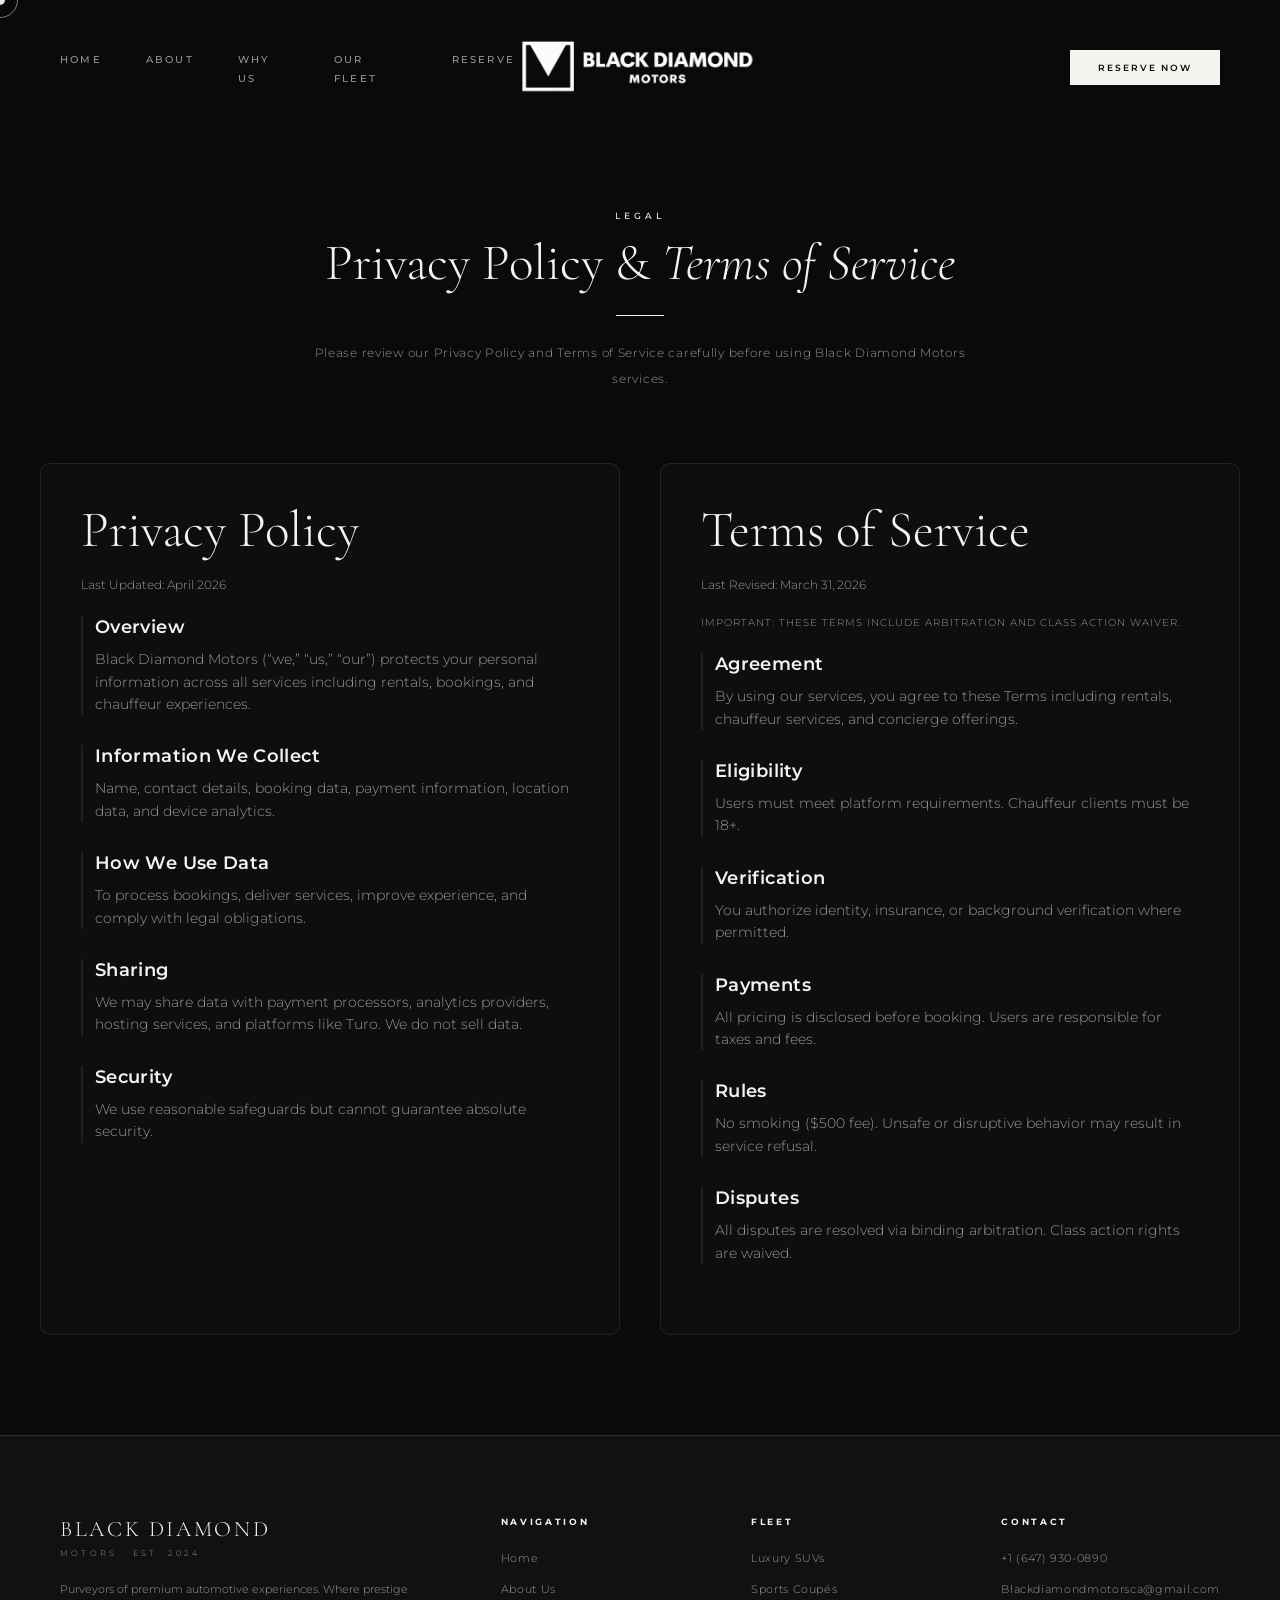
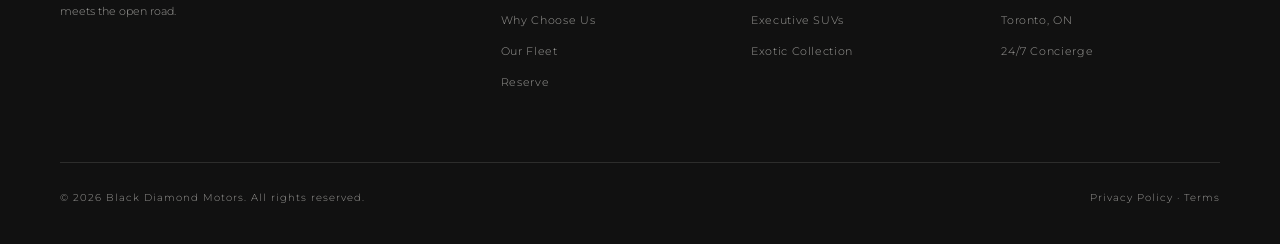
<file: legal.html>
<!DOCTYPE html>
<html lang="en">
<head>
  <meta charset="UTF-8">
  <meta name="viewport" content="width=device-width, initial-scale=1.0">
  <link href="https://fonts.googleapis.com/css2?family=Cormorant+Garamond:ital,wght@0,300;0,400;0,600;1,300;1,400&family=Montserrat:wght@200;300;400;500;600&display=swap" rel="stylesheet">
  <title>Legal | Black Diamond Motors</title>
  <link rel="stylesheet" href="styles.css">

  <!-- Default fallback (important!) -->
  <link rel="icon" href="img/BDM DARK.png">

  <!-- Theme-aware icons (works on some browsers) -->
  <link rel="icon" href="img/BDM DARK.png" media="(prefers-color-scheme: light)">
  <link rel="icon" href="img/BDM LIGHT.png" media="(prefers-color-scheme: dark)">

  <!-- iOS / mobile support -->
  <link rel="apple-touch-icon" href="img/BDM LIGHT.png">

  <meta name="viewport" content="width=device-width, initial-scale=1.0">
</head>

<body>

<!-- NAV -->
<nav id="navbar">
  <div class="mobile-menu-logo" onclick="toggleMenu()">
    <div class="hamburger">
      <span></span>
      <span></span>
      <span></span>
    </div>
  </div>

  <ul class="nav-links">
    <li><a href="index.html">Home</a></li>
    <li><a href="about.html">About</a></li>
    <li><a href="why.html">Why Us</a></li>
    <li><a href="fleet.html">Our Fleet</a></li>
    <li><a href="book.html">Reserve</a></li>
  </ul>

  <div class="nav-center-logo desktop-logo">
    <a href="index.html"><img src="img/BDM LOGO REVISED.png"></a>
  </div>

  <div class="nav-center-logo mobile-logo">
    <a href="index.html">
      <img src="img/BDM LOGO REVISED.png">
    </a>
  </div>

  <a href="book.html" class="nav-book-btn">Reserve Now</a>
</nav>

<!-- MOBILE MENU -->
<div id="mobileMenu" class="mobile-menu">
  <a href="index.html">Home</a>
  <a href="about.html">About</a>
  <a href="why.html">Why Us</a>
  <a href="fleet.html">Our Fleet</a>
  <a href="book.html">Reserve</a>
</div>

<div class="cursor" id="cursor"></div>
<div class="cursor-ring" id="cursorRing"></div>

<div style="padding-top:110px;"></div>

<div class="page-content">

<!-- ════════ LEGAL SECTION ════════ -->
<section style="background:var(--black); padding:100px 20px;">
  <div class="container">

    <!-- HEADER -->
    <div style="text-align:center;margin-bottom:70px;">
      <p class="s-eye">Legal</p>
      <h2 class="s-title">Privacy Policy & <em>Terms of Service</em></h2>
      <div class="divider" style="margin:24px auto;"></div>
      <p class="s-body" style="max-width:700px;margin:0 auto;">
        Please review our Privacy Policy and Terms of Service carefully before using Black Diamond Motors services.
      </p>
    </div>

    <!-- GRID (FIXED — NO BREAKING ON IPHONE) -->
    <div class="legal-dual-grid">

      <!-- PRIVACY -->
      <div class="legal-card">
        <h2 class="s-title">Privacy Policy</h2>
        <p class="legal-date">Last Updated: April 2026</p>

        <div class="legal-block">
          <h4>Overview</h4>
          <p>Black Diamond Motors (“we,” “us,” “our”) protects your personal information across all services including rentals, bookings, and chauffeur experiences.</p>
        </div>

        <div class="legal-block">
          <h4>Information We Collect</h4>
          <p>Name, contact details, booking data, payment information, location data, and device analytics.</p>
        </div>

        <div class="legal-block">
          <h4>How We Use Data</h4>
          <p>To process bookings, deliver services, improve experience, and comply with legal obligations.</p>
        </div>

        <div class="legal-block">
          <h4>Sharing</h4>
          <p>We may share data with payment processors, analytics providers, hosting services, and platforms like Turo. We do not sell data.</p>
        </div>

        <div class="legal-block">
          <h4>Security</h4>
          <p>We use reasonable safeguards but cannot guarantee absolute security.</p>
        </div>
      </div>

      <!-- TERMS -->
      <div class="legal-card">
        <h2 class="s-title">Terms of Service </h2>
        <p class="legal-date">Last Revised: March 31, 2026</p>

        <p style="font-size:10px;letter-spacing:0.1em;color:var(--white-dim);margin-bottom:24px;">
          IMPORTANT: THESE TERMS INCLUDE ARBITRATION AND CLASS ACTION WAIVER.
        </p>

        <div class="legal-block">
          <h4>Agreement</h4>
          <p>By using our services, you agree to these Terms including rentals, chauffeur services, and concierge offerings.</p>
        </div>

        <div class="legal-block">
          <h4>Eligibility</h4>
          <p>Users must meet platform requirements. Chauffeur clients must be 18+.</p>
        </div>

        <div class="legal-block">
          <h4>Verification</h4>
          <p>You authorize identity, insurance, or background verification where permitted.</p>
        </div>

        <div class="legal-block">
          <h4>Payments</h4>
          <p>All pricing is disclosed before booking. Users are responsible for taxes and fees.</p>
        </div>

        <div class="legal-block">
          <h4>Rules</h4>
          <p>No smoking ($500 fee). Unsafe or disruptive behavior may result in service refusal.</p>
        </div>

        <div class="legal-block">
          <h4>Disputes</h4>
          <p>All disputes are resolved via binding arbitration. Class action rights are waived.</p>
        </div>
      </div>

    </div>
  </div>
</section>

</div>


<!-- FOOTER -->
<footer>
  <div class="footer-grid">
    <div class="footer-brand">
      <div class="bn">Black Diamond</div>
      <div class="bt">Motors · Est. 2024</div>
      <p>Purveyors of premium automotive experiences. Where prestige meets the open road.</p>
    </div>
    <div class="footer-col"><h4>Navigation</h4><ul>
      <li><a href="index.html">Home</a></li>
      <li><a href="about.html">About Us</a></li>
      <li><a href="why.html">Why Choose Us</a></li>
      <li><a href="fleet.html">Our Fleet</a></li>
      <li><a href="book.html">Reserve</a></li>
    </ul></div>
    <div class="footer-col"><h4>Fleet</h4><ul>
      <li><a href="fleet.html">Luxury SUVs</a></li>
      <li><a href="fleet.html">Sports Coupés</a></li>
      <li><a href="fleet.html">Executive SUVs</a></li>
      <li><a href="fleet.html">Exotic Collection</a></li>
    </ul></div>
    <div class="footer-col"><h4>Contact</h4><ul>
      <li><a href="tel:6479300890">+1 (647) 930-0890</a></li>
      <li><a href="mailto:Blackdiamondmotorsca@gmail.com">Blackdiamondmotorsca@gmail.com</a></li>
      <li><a href="#">Toronto, ON</a></li>
      <li><a href="#">24/7 Concierge</a></li>
    </ul></div>
  </div>
  <div class="footer-bottom">
    <p>© 2026 Black Diamond Motors. All rights reserved.</p>
    <p><a href="legal.html" style="color:inherit;text-decoration:none;">Privacy Policy · Terms</a></p>
  </div>
</footer>

<style>

/* ── ROOT ── */
:root {
  --black: #0a0a0a;
  --off-black: #111111;
  --deep: #161616;
  --white: #f5f3ef;
  --white-dim: rgba(245,243,239,0.6);
  --accent: rgba(255,255,255,0.9);
  --border: rgba(245,243,239,0.12);
}

*, *::before, *::after { box-sizing: border-box; margin: 0; padding: 0; }
html { scroll-behavior: smooth; }
body { background: var(--black); color: var(--white); font-family: 'Montserrat', sans-serif; font-weight: 300; overflow-x: hidden; }
img { max-width: 100%; height: auto; display: block; }

/* ── CURSOR ── */
.cursor, .cursor-ring { position: fixed; top: 0; left: 0; pointer-events: none; z-index: 9999; transform: translate(-50%,-50%); display: none; }
@media (pointer: fine) {
  body { cursor: none; }
  .cursor { display: block; width: 10px; height: 10px; border-radius: 50%; background: var(--white); mix-blend-mode: difference; }
  .cursor-ring { display: block; width: 36px; height: 36px; border: 1px solid rgba(245,243,239,0.5); border-radius: 50%; transition: width 0.25s, height 0.25s, border-color 0.25s; }
}

/* ── ROOT ── */
:root {
  --black: #0a0a0a;
  --off-black: #111111;
  --deep: #161616;
  --white: #f5f3ef;
  --white-dim: rgba(245,243,239,0.6);
  --accent: rgba(255,255,255,0.9);
  --border: rgba(245,243,239,0.12);
}

*, *::before, *::after { box-sizing: border-box; margin: 0; padding: 0; }
html { scroll-behavior: smooth; }
body { background: var(--black); color: var(--white); font-family: 'Montserrat', sans-serif; font-weight: 300; overflow-x: hidden; }
img { max-width: 100%; height: auto; display: block; }

/* ── CURSOR ── */
.cursor, .cursor-ring { position: fixed; top: 0; left: 0; pointer-events: none; z-index: 9999; transform: translate(-50%,-50%); display: none; }
@media (pointer: fine) {
  body { cursor: none; }
  .cursor { display: block; width: 10px; height: 10px; border-radius: 50%; background: var(--white); mix-blend-mode: difference; }
  .cursor-ring { display: block; width: 36px; height: 36px; border: 1px solid rgba(245,243,239,0.5); border-radius: 50%; transition: width 0.25s, height 0.25s, border-color 0.25s; }
}

/* ── NAV ── */
nav {
  position: fixed; top: 0; left: 0; right: 0;
  z-index: 1001;
  display: grid; grid-template-columns: 1fr auto 1fr;
  align-items: center;
  padding: 40px 60px;
  background: linear-gradient(180deg,rgba(10,10,10,0.95) 100%,transparent 100%);
  transition: transform 0.3s ease, padding 0.4s, background 0.4s;
  border-bottom: 1px solid transparent;
}
nav.scrolled { padding: 40px 60px; border-bottom-color: var(--border); background: rgba(10,10,10,0.97); backdrop-filter: blur(20px); }
nav.hide { transform: translateY(-100%); }
.nav-links { display: flex; gap: 44px; list-style: none; justify-content: flex-start; }
.nav-links a { font-size: 10px; font-weight: 500; letter-spacing: 0.22em; text-transform: uppercase; color: var(--white-dim); text-decoration: none; transition: color 0.3s; position: relative; }
.nav-links a::after { content: ''; position: absolute; bottom: -4px; left: 0; width: 0; height: 1px; background: var(--accent); transition: width 0.3s; }
.nav-links a:hover { color: var(--white); }
.nav-links a:hover::after { width: 100%; }
.nav-center-logo { display: flex; justify-content: center; align-items: center; }
.nav-center-logo img { width: clamp(120px,20vw,250px); height: auto; }
.nav-book-btn { justify-self: end; font-size: 9px; font-weight: 600; letter-spacing: 0.22em; text-transform: uppercase; color: var(--black); background: var(--white); padding: 12px 28px; text-decoration: none; display: inline-block; transition: opacity 0.3s; }
.nav-book-btn:hover { opacity: 0.85; }

/* ── HAMBURGER ── */
.mobile-menu-logo {
  display: none;
  cursor: pointer;
  z-index: 1002;
  position: relative;
  justify-self: start;
}
.hamburger {
  width: 28px;
  height: 18px;
  position: relative;
}

.hamburger span {
  position: absolute;
  left: 0;
  width: 100%;
  height: 2px;
  background: var(--white);
  transition: 0.3s ease;
  transform-origin: center;
}

/* better vertical spacing */
.hamburger span:nth-child(1) { top: 0; }
.hamburger span:nth-child(2) { top: 8px; }
.hamburger span:nth-child(3) { top: 16px; }

.hamburger.active span:nth-child(1) {
  top: 8px;
  transform: rotate(45deg);
}

.hamburger.active span:nth-child(2) {
  opacity: 0;
}

.hamburger.active span:nth-child(3) {
  top: 8px;
  transform: rotate(-45deg);
}

/* ── MOBILE MENU ── */
.mobile-menu {
  position: fixed; inset: 0;
  background: rgba(10,10,10,0.98);
  backdrop-filter: blur(10px);
  display: flex; flex-direction: column;
  justify-content: center; align-items: center;
  gap: 36px;
  transform: translateY(-100%);
  transition: transform 0.45s ease;
  z-index: 1000;
}
.mobile-menu a { font-family: 'Cormorant Garamond', serif; font-size: 32px; letter-spacing: 0.15em; color: var(--white); text-decoration: none; }
.mobile-menu.active { transform: translateY(0); }
.mobile-logo { display: none; }

/* ── HERO ── */
#heroSection {
  position: relative; min-height: 100vh; display: flex;
  align-items: center; padding-top: 140px; padding-bottom: 60px;
  overflow: hidden;
  background: linear-gradient(135deg,#0a0a0a 0%,#1a1a1a 40%,#0f0f0f 100%);
}
.hero-pattern { position: absolute; inset: 0; background-image: repeating-linear-gradient(45deg,rgba(201,168,76,0.03) 0px,rgba(201,168,76,0.03) 1px,transparent 1px,transparent 60px), repeating-linear-gradient(-45deg,rgba(201,168,76,0.03) 0px,rgba(201,168,76,0.03) 1px,transparent 1px,transparent 60px); }
.hero-diamond-bg { position: absolute; right: -5vw; top: 50%; transform: translateY(-50%); width: 55vw; height: 55vw; opacity: 0.06; animation: spin 60s linear infinite; }
@keyframes spin { to { transform: translateY(-50%) rotate(360deg); } }
.hero-car-area { position: absolute; right: 8%; top: 50%; transform: translateY(-40%); width: 55%; height: 70%; z-index: 2; overflow: hidden; }
.hero-slider { position: absolute; inset: 0; }
.slide { position: absolute; inset: 0; width: 100%; height: 100%; object-fit: cover; opacity: 0; transform: translateX(100%); transition: transform 0.8s ease, opacity 0.8s ease; z-index: 0; }
.slide.active { opacity: 1; transform: translateX(0); z-index: 2; }
.slide.exit { opacity: 0; transform: translateX(-100%); z-index: 1; }
.mainhero-car-gradient { position: absolute; inset: 0; z-index: 3; pointer-events: none; background: linear-gradient(90deg,rgba(10,10,10,1) 0%,rgba(10,10,10,0) 65%), linear-gradient(0deg,rgba(10,10,10,1) 0%,rgba(10,10,10,0) 40%); }
.hero-content { position: relative; z-index: 3; max-width: 640px; padding: 0 clamp(24px,6vw,120px); }
.hero-eyebrow { font-size: 9px; font-weight: 500; letter-spacing: 0.4em; text-transform: uppercase; color: var(--accent); margin-bottom: 20px; animation: reveal 1.4s 0.2s both; }
.hero-title { font-family: 'Cormorant Garamond', serif; font-size: clamp(52px,7vw,100px); font-weight: 300; line-height: 0.95; color: var(--white); margin-bottom: 28px; animation: reveal 1.4s 0.35s both; }
.hero-title em { font-style: italic; }
.hero-sub { font-size: 12px; font-weight: 300; letter-spacing: 0.1em; line-height: 2; color: var(--white-dim); max-width: 380px; margin-bottom: 44px; animation: reveal 1.4s 0.5s both; }
.hero-ctas { display: flex; gap: 16px; align-items: center; animation: reveal 1.4s 0.65s both; }
@keyframes reveal { from { opacity: 0; transform: translateY(60px); } to { opacity: 1; transform: none; } }

/* ── BUTTONS ── */
.btn-primary { font-size: 9px; font-weight: 600; letter-spacing: 0.25em; text-transform: uppercase; color: var(--black); background: var(--white); padding: 16px 40px; text-decoration: none; display: inline-block; transition: opacity 0.3s; border: none; }
.btn-primary:hover { opacity: 0.85; }
.btn-ghost { font-size: 9px; font-weight: 500; letter-spacing: 0.25em; text-transform: uppercase; color: var(--white); background: transparent; border: 1px solid var(--border); padding: 16px 40px; text-decoration: none; display: inline-block; transition: border-color 0.35s; }
.btn-ghost:hover { border-color: var(--white); }

/* ── STRIP ── */
.strip-bar { background: var(--deep); border-top: 1px solid var(--border); border-bottom: 1px solid var(--border); padding: 20px 40px; display: flex; justify-content: center; align-items: center; flex-wrap: wrap; gap: clamp(16px,4vw,60px); }
.strip-bar span { font-size: 9px; letter-spacing: 0.35em; text-transform: uppercase; white-space: nowrap; color: var(--white-dim); }
.strip-bar span:first-child { color: var(--white); }

/* ── SECTIONS ── */
.section-dark { background: var(--off-black); }
.section-black { background: #000; }
.section-deep { background: var(--deep); border-top: 1px solid var(--border); }
section { padding: clamp(60px,7vw,120px) clamp(20px,5vw,80px); }
.container { max-width: 1200px; margin: 0 auto; }
.section-header { text-align: center; margin-bottom: 48px; }
.s-eye { font-size: 9px; font-weight: 500; letter-spacing: 0.45em; text-transform: uppercase; color: var(--white); margin-bottom: 16px; }
.s-title { font-family: 'Cormorant Garamond', serif; font-size: clamp(32px,4vw,62px); font-weight: 300; line-height: 1.05; color: var(--white); margin-bottom: 20px; }
.s-title em { font-style: italic; }
.s-body { font-size: 12px; font-weight: 300; letter-spacing: 0.06em; line-height: 2.2; color: var(--white-dim); max-width: 520px; }
.divider { width: 48px; height: 1px; background: var(--white); margin: 24px 0; }

/* ── GRIDS ── */
.grid-2 { display: grid; grid-template-columns: 1fr 1fr; gap: 80px; }
.grid-3 { display: grid; grid-template-columns: repeat(3,1fr); gap: 2px; }
.stats-grid { display: grid; grid-template-columns: 1fr 1fr; gap: 2px; }

/* ── STATS ── */
.stat-block { background: var(--deep); border: 1px solid var(--border); padding: 28px 24px; }
.stat-num { font-family: 'Cormorant Garamond', serif; font-size: 44px; font-weight: 300; color: var(--white); line-height: 1; }
.stat-num span { font-size: 24px; }
.stat-label { font-size: 9px; letter-spacing: 0.3em; text-transform: uppercase; color: var(--white); margin-top: 8px; }

/* ── FLEET TEASER CARDS ── */
.teaser-card { background: var(--deep); border: 1px solid var(--border); padding: 28px; text-align: center; cursor: pointer; transition: border-color 0.3s; }
.teaser-card:hover { border-color: rgba(201,168,76,0.4); }
.teaser-img { width: 100%; height: 160px; overflow: hidden; border: 1px solid rgba(201,168,76,0.5); margin-bottom: 16px; }
.teaser-img img { width: 100%; height: 100%; object-fit: cover; }
.teaser-name { font-family: 'Cormorant Garamond', serif; font-size: 20px; color: var(--white); margin-top: 6px; }

/* ── TESTIMONIALS ── */
.testimonial-card { background: var(--off-black); border: 1px solid var(--border); padding: 40px 32px; }
.quote-mark { font-family: 'Cormorant Garamond', serif; font-size: 48px; color: var(--white); opacity: 0.2; line-height: 1; margin-bottom: 16px; }
.quote-text { font-size: 12px; line-height: 2; color: var(--white-dim); margin-bottom: 24px; font-style: italic; }
.quote-author { border-top: 1px solid var(--border); padding-top: 16px; }
.author-name { font-size: 11px; color: var(--white); }
.author-title { font-size: 9px; letter-spacing: 0.2em; text-transform: uppercase; color: var(--white-dim); margin-top: 4px; }

/* ── QUOTE BANNER ── */
.quote-section { padding: clamp(40px,5vw,80px) clamp(20px,5vw,60px); text-align: center; border-top: 1px solid var(--border); border-bottom: 1px solid var(--border); }
.quote-banner { font-family: 'Cormorant Garamond', serif; font-size: clamp(20px,3vw,40px); font-weight: 300; font-style: italic; color: var(--white); max-width: 800px; margin: 0 auto 16px; line-height: 1.5; }
.quote-attribution { font-size: 9px; letter-spacing: 0.35em; text-transform: uppercase; color: var(--white-dim); }

/* ── FOOTER ── */
footer { background: var(--off-black); border-top: 1px solid var(--border); padding: 80px 60px 40px; }
.footer-grid { display: grid; grid-template-columns: 2fr 1fr 1fr 1fr; gap: 60px; max-width: 1200px; margin: 0 auto 60px; }
.footer-brand .bn { font-family: 'Cormorant Garamond', serif; font-size: 22px; color: var(--white); letter-spacing: 0.12em; text-transform: uppercase; margin-bottom: 6px; }
.footer-brand .bt { font-size: 8px; letter-spacing: 0.4em; text-transform: uppercase; color: var(--white-dim); margin-bottom: 20px; }
.footer-brand p { font-size: 11px; line-height: 2; color: var(--white-dim); }
.footer-col h4 { font-size: 9px; letter-spacing: 0.3em; text-transform: uppercase; color: var(--white); margin-bottom: 20px; }
.footer-col ul { list-style: none; }
.footer-col ul li { margin-bottom: 12px; }
.footer-col ul li a { font-size: 11px; color: var(--white-dim); text-decoration: none; transition: color 0.3s; }
.footer-col ul li a:hover { color: var(--white); }
.footer-bottom { max-width: 1200px; margin: 0 auto; padding-top: 28px; border-top: 1px solid var(--border); display: flex; justify-content: space-between; align-items: center; }
.footer-bottom p { font-size: 10px; letter-spacing: 0.1em; color: var(--white-dim); }

/* ── REVEAL ── */
.reveal { opacity: 0; transform: translateY(30px); transition: opacity 0.8s, transform 0.8s; }
.reveal.visible { opacity: 1; transform: none; }

/* ── PAGE TOP (non-home pages) ── */
.page-top { padding-top: 120px; }

/* ── REVEAL ── */
.reveal { opacity: 0; transform: translateY(30px); transition: opacity 0.8s, transform 0.8s; }
.reveal.visible { opacity: 1; transform: none; }
/* ── PAGE TOP (non-home pages) ── */
.page-top { padding-top: 120px; }

/* GRID LAYOUT */
.legal-dual-grid {display: grid;grid-template-columns: 1fr 1fr;gap: 40px;align-items: stretch;}

/* CARDS = LONG RECTANGLES */
.legal-card {display: flex;flex-direction: column;justify-content: flex-start;background: rgba(255,255,255,0.02);padding: 40px;border-radius: 10px;
border: 1px solid rgba(255,255,255,0.08);height: 100%;}

/* TITLE (Privacy Policy / Terms) */
.legal-title {font-size: 24px;font-weight: 600;margin-bottom: 6px;color: var(--white);}

/* DATE */
.legal-date {font-size: 12px;color: var(--white-dim);margin-bottom: 24px;}

/* WARNING TEXT (terms section) */
.legal-card p[style*="IMPORTANT"] {font-size: 10px !important;letter-spacing: 0.1em;color: var(--white-dim);margin-bottom: 24px;}

/* BLOCK SPACING + VISUAL STRUCTURE */
.legal-block {margin-bottom: 30px;padding-left: 12px;border-left: 2px solid rgba(255,255,255,0.08);}

/* BIG SECTION HEADINGS (Overview, Agreement, etc.) */
.legal-block h4 {font-size: 18px;font-weight: 600;letter-spacing: 0.02em;margin-bottom: 10px;color: var(--white);}

/* DESCRIPTION TEXT */
.legal-block p {font-size: 14px;line-height: 1.6;color: var(--white-dim);margin: 0;}

/* FORCE EQUAL HEIGHT COLUMNS */
.legal-dual-grid > .legal-card {height: 100%;}

/* 📱 IPHONE / MOBILE FIX */
@media (max-width: 768px) {
  .legal-dual-grid {grid-template-columns: 1fr; /* stack cleanly */}
  .legal-card {padding: 28px;}
}
/* ══════════════════════════════
   TABLET (max 1024px)
══════════════════════════════ */
@media (max-width: 1024px) {
  nav { padding: 20px 32px; }
  nav.scrolled { padding: 20px 32px; }
  .hero-car-area { width: 50%; right: 3%; }
  .grid-3 { grid-template-columns: repeat(2,1fr); }
  .footer-grid { grid-template-columns: 1fr 1fr; gap: 40px; }
}

/* ══════════════════════════════
   MOBILE (max 768px)
══════════════════════════════ */
@media (max-width: 768px) {

  /* NAV */
  nav { padding: 30px 20px; grid-template-columns: auto 1fr auto; }
  nav.scrolled { padding: 30px 20px; }
  .nav-links, .desktop-logo { display: none; }
  .mobile-menu-logo { display: block; }
  .mobile-logo {
    position: absolute;
    left: 50%;
    transform: translateX(-50%);
    display: flex;
  }
  .mobile-logo img { width: 170px; }
  .nav-book-btn {
    display: inline-block;
    justify-self: end;
    font-size: 7px;
    padding: 6px 10px;
    letter-spacing: 0.18em;
  }

  /* HERO */
  #heroSection {
    align-items: flex-end;
    padding-top: 100px;
    padding-bottom: 52px;
    min-height: 100svh;
  }
  .hero-car-area {
    position: absolute;
    inset: 0;
    width: 100%;
    height: 100%;
    transform: none;
    top: 0;
    right: 0;
    opacity: 0.3;
  }
  .mainhero-car-gradient {
    background:
      linear-gradient(180deg, rgba(10,10,10,0.6) 0%, rgba(10,10,10,0) 30%),
      linear-gradient(0deg, rgba(10,10,10,1) 0%, rgba(10,10,10,0.4) 60%);
  }
  .hero-content { padding: 0 24px; max-width: 100%; z-index: 4; }
  .hero-title { font-size: clamp(44px,12vw,64px); margin-bottom: 20px; }
  .hero-sub { font-size: 11px; max-width: 100%; margin-bottom: 32px; }
  .hero-ctas { flex-direction: column; gap: 12px; width: 100%; }
  .btn-primary, .btn-ghost { width: 100%; text-align: center; padding: 16px 24px; }

  /* SECTIONS */
  section { padding: 52px 20px; }
  .s-title { font-size: clamp(28px,8vw,44px); }
  .section-header { margin-bottom: 32px; }

  /* GRIDS */
  .grid-2, .grid-3 { grid-template-columns: 1fr; gap: 16px; }
  .stats-grid { grid-template-columns: 1fr 1fr; gap: 2px; }
  .stat-block { padding: 20px 16px; }
  .stat-num { font-size: 36px; }

  /* FLEET TEASER */
  .teaser-img { height: 200px; }

  /* STRIP */
  .strip-bar { padding: 16px 20px; gap: 16px; }
  .strip-bar span { font-size: 8px; }

  /* FOOTER */
  footer { padding: 48px 20px 28px; }
  .footer-grid { grid-template-columns: 1fr; gap: 28px; }
  .footer-bottom { flex-direction: column; gap: 10px; text-align: center; }
}

/* ══════════════════════════════
   SMALL MOBILE (max 390px)
══════════════════════════════ */
@media (max-width: 390px) {
  .hero-title { font-size: 38px; }
  .mobile-logo img { width: 130px; }
  .stats-grid { grid-template-columns: 1fr; }
  .teaser-img { height: 160px; }
}

/* ══════════════════════════════
   ULTRA WIDE
══════════════════════════════ */
@media (min-width: 1600px) {
  .container { max-width: 1400px; }
  .hero-content { max-width: 900px; }
}

</style>

<script>
// NAV SCROLL HIDE
let lastScroll = 0;
const navbar = document.getElementById('navbar');
window.addEventListener('scroll', () => {
  const cur = window.scrollY;
  navbar.classList.toggle('hide', cur > lastScroll && cur > 120);
  navbar.classList.toggle('scrolled', cur > 30);
  lastScroll = cur;
});

// HERO SLIDER
const slides = document.querySelectorAll('.hero-slider .slide');
let idx = 0;
setInterval(() => {
  slides[idx].classList.remove('active');
  slides[idx].classList.add('exit');
  const prev = idx;
  idx = (idx + 1) % slides.length;
  slides[idx].classList.add('active');
  setTimeout(() => slides[prev].classList.remove('exit'), 800);
}, 4000);

// SCROLL REVEAL
function initReveal() {
  const els = document.querySelectorAll('.reveal');
  const obs = new IntersectionObserver(entries => {
    entries.forEach(e => {
      if (e.isIntersecting) { e.target.classList.add('visible'); obs.unobserve(e.target); }
    });
  }, { threshold: 0.08 });
  els.forEach(el => obs.observe(el));
}
document.addEventListener('DOMContentLoaded', initReveal);

// MOBILE MENU TOGGLE
function toggleMenu() {
  document.getElementById('mobileMenu').classList.toggle('active');
  document.querySelector('.hamburger').classList.toggle('active');
}

// CLOSE MENU ON LINK CLICK
document.querySelectorAll('#mobileMenu a').forEach(link => {
  link.addEventListener('click', () => {
    document.getElementById('mobileMenu').classList.remove('active');
    document.querySelector('.hamburger').classList.remove('active');
  });
});

// CUSTOM CURSOR (desktop only)
if (window.matchMedia('(pointer: fine)').matches) {
  const cursor = document.getElementById('cursor');
  const ring = document.getElementById('cursorRing');
  let mx = 0, my = 0, rx = 0, ry = 0;
  document.addEventListener('mousemove', e => {
    mx = e.clientX; my = e.clientY;
    cursor.style.left = mx + 'px'; cursor.style.top = my + 'px';
  });
  (function animRing() {
    rx += (mx - rx) * 0.15; ry += (my - ry) * 0.15;
    ring.style.left = rx + 'px'; ring.style.top = ry + 'px';
    requestAnimationFrame(animRing);
  })();
  document.addEventListener('mouseover', e => {
    if (e.target.closest('a,button,.teaser-card,.fleet-card')) {
      ring.style.width = '56px'; ring.style.height = '56px';
      ring.style.borderColor = 'rgba(255,255,255,0.8)';
    }
  });
  document.addEventListener('mouseout', e => {
    if (e.target.closest('a,button,.teaser-card,.fleet-card')) {
      ring.style.width = '36px'; ring.style.height = '36px';
      ring.style.borderColor = 'rgba(245,243,239,0.5)';
    }
  });
}
</script>

</body>
</html>
</file>
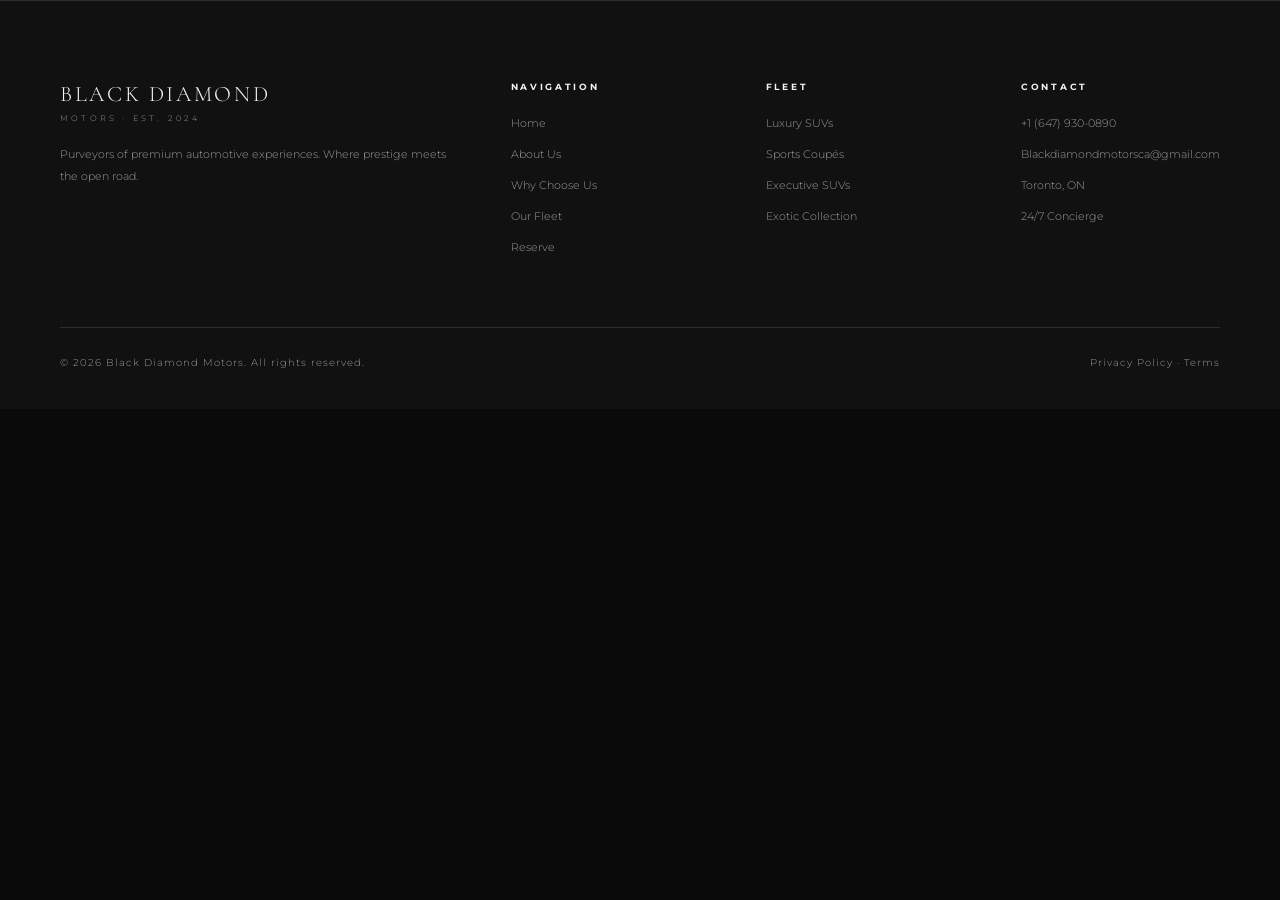
<file: nav.html>
<!DOCTYPE html>
<html lang="en">
<head>
<meta charset="UTF-8">
<meta name="viewport" content="width=device-width, initial-scale=1.0">
<title>Black Diamond Motors</title>
<link href="https://fonts.googleapis.com/css2?family=Cormorant+Garamond:ital,wght@0,300;0,400;0,600;1,300;1,400&family=Montserrat:wght@200;300;400;500;600&display=swap" rel="stylesheet">
  <!-- Default fallback (important!) -->
  <link rel="icon" href="img/BDM DARK.png">

  <!-- Theme-aware icons (works on some browsers) -->
  <link rel="icon" href="img/BDM DARK.png" media="(prefers-color-scheme: light)">
  <link rel="icon" href="img/BDM LIGHT.png" media="(prefers-color-scheme: dark)">

  <!-- iOS / mobile support -->
  <link rel="apple-touch-icon" href="img/BDM LIGHT.png">

<!-- FOOTER -->
<footer>
  <div class="footer-grid">
    <div class="footer-brand">
      <div class="bn">Black Diamond</div>
      <div class="bt">Motors · Est. 2024</div>
      <p>Purveyors of premium automotive experiences. Where prestige meets the open road.</p>
    </div>
    <div class="footer-col"><h4>Navigation</h4><ul>
      <li><a href="index.html">Home</a></li>
      <li><a href="about.html">About Us</a></li>
      <li><a href="why.html">Why Choose Us</a></li>
      <li><a href="fleet.html">Our Fleet</a></li>
      <li><a href="book.html">Reserve</a></li>
    </ul></div>
    <div class="footer-col"><h4>Fleet</h4><ul>
      <li><a href="fleet.html">Luxury SUVs</a></li>
      <li><a href="fleet.html">Sports Coupés</a></li>
      <li><a href="fleet.html">Executive SUVs</a></li>
      <li><a href="fleet.html">Exotic Collection</a></li>
    </ul></div>
    <div class="footer-col"><h4>Contact</h4><ul>
      <li><a href="tel:6479300890">+1 (647) 930-0890</a></li>
      <li><a href="mailto:Blackdiamondmotorsca@gmail.com">Blackdiamondmotorsca@gmail.com</a></li>
      <li><a href="#">Toronto, ON</a></li>
      <li><a href="#">24/7 Concierge</a></li>
    </ul></div>
  </div>
  <div class="footer-bottom">
    <p>© 2026 Black Diamond Motors. All rights reserved.</p>
    <p><a href="legal.html" style="color:inherit;text-decoration:none;">Privacy Policy · Terms</a></p>
  </div>
</footer>

<style>

/* ── ROOT ── */
:root {
  --black: #0a0a0a;
  --off-black: #111111;
  --deep: #161616;
  --white: #f5f3ef;
  --white-dim: rgba(245,243,239,0.6);
  --accent: rgba(255,255,255,0.9);
  --border: rgba(245,243,239,0.12);
}

*, *::before, *::after { box-sizing: border-box; margin: 0; padding: 0; }
html { scroll-behavior: smooth; }
body { background: var(--black); color: var(--white); font-family: 'Montserrat', sans-serif; font-weight: 300; overflow-x: hidden; }
img { max-width: 100%; height: auto; display: block; }

/* ── CURSOR ── */
.cursor, .cursor-ring { position: fixed; top: 0; left: 0; pointer-events: none; z-index: 9999; transform: translate(-50%,-50%); display: none; }
@media (pointer: fine) {
  body { cursor: none; }
  .cursor { display: block; width: 10px; height: 10px; border-radius: 50%; background: var(--white); mix-blend-mode: difference; }
  .cursor-ring { display: block; width: 36px; height: 36px; border: 1px solid rgba(245,243,239,0.5); border-radius: 50%; transition: width 0.25s, height 0.25s, border-color 0.25s; }
}

/* ── NAV ── */
nav {
  position: fixed; top: 0; left: 0; right: 0;
  z-index: 1001;
  display: grid; grid-template-columns: 1fr auto 1fr;
  align-items: center;
  padding: 40px 60px;
  background: linear-gradient(180deg,rgba(10,10,10,0.95) 100%,transparent 100%);
  transition: transform 0.3s ease, padding 0.4s, background 0.4s;
  border-bottom: 1px solid transparent;
}
nav.scrolled { padding: 40px 60px; border-bottom-color: var(--border); background: rgba(10,10,10,0.97); backdrop-filter: blur(20px); }
nav.hide { transform: translateY(-100%); }
.nav-links { display: flex; gap: 44px; list-style: none; justify-content: flex-start; }
.nav-links a { font-size: 10px; font-weight: 500; letter-spacing: 0.22em; text-transform: uppercase; color: var(--white-dim); text-decoration: none; transition: color 0.3s; position: relative; }
.nav-links a::after { content: ''; position: absolute; bottom: -4px; left: 0; width: 0; height: 1px; background: var(--accent); transition: width 0.3s; }
.nav-links a:hover { color: var(--white); }
.nav-links a:hover::after { width: 100%; }
.nav-center-logo { display: flex; justify-content: center; align-items: center; }
.nav-center-logo img { width: clamp(120px,20vw,250px); height: auto; }
.nav-book-btn { justify-self: end; font-size: 9px; font-weight: 600; letter-spacing: 0.22em; text-transform: uppercase; color: var(--black); background: var(--white); padding: 12px 28px; text-decoration: none; display: inline-block; transition: opacity 0.3s; }
.nav-book-btn:hover { opacity: 0.85; }

/* ── HAMBURGER ── */
.mobile-menu-logo {
  display: none;
  cursor: pointer;
  z-index: 1002;
  position: relative;
  justify-self: start;
}
.hamburger {
  width: 28px;
  height: 18px;
  position: relative;
}

.hamburger span {
  position: absolute;
  left: 0;
  width: 100%;
  height: 2px;
  background: var(--white);
  transition: 0.3s ease;
  transform-origin: center;
}

/* better vertical spacing */
.hamburger span:nth-child(1) { top: 0; }
.hamburger span:nth-child(2) { top: 8px; }
.hamburger span:nth-child(3) { top: 16px; }

.hamburger.active span:nth-child(1) {
  top: 8px;
  transform: rotate(45deg);
}

.hamburger.active span:nth-child(2) {
  opacity: 0;
}

.hamburger.active span:nth-child(3) {
  top: 8px;
  transform: rotate(-45deg);
}

/* ── MOBILE MENU ── */
.mobile-menu {
  position: fixed; inset: 0;
  background: rgba(10,10,10,0.98);
  backdrop-filter: blur(10px);
  display: flex; flex-direction: column;
  justify-content: center; align-items: center;
  gap: 36px;
  transform: translateY(-100%);
  transition: transform 0.45s ease;
  z-index: 1000;
}
.mobile-menu a { font-family: 'Cormorant Garamond', serif; font-size: 32px; letter-spacing: 0.15em; color: var(--white); text-decoration: none; }
.mobile-menu.active { transform: translateY(0); }
.mobile-logo { display: none; }

/* ── HERO ── */
#heroSection {
  position: relative; min-height: 100vh; display: flex;
  align-items: center; padding-top: 140px; padding-bottom: 60px;
  overflow: hidden;
  background: linear-gradient(135deg,#0a0a0a 0%,#1a1a1a 40%,#0f0f0f 100%);
}
.hero-pattern { position: absolute; inset: 0; background-image: repeating-linear-gradient(45deg,rgba(201,168,76,0.03) 0px,rgba(201,168,76,0.03) 1px,transparent 1px,transparent 60px), repeating-linear-gradient(-45deg,rgba(201,168,76,0.03) 0px,rgba(201,168,76,0.03) 1px,transparent 1px,transparent 60px); }
.hero-diamond-bg { position: absolute; right: -5vw; top: 50%; transform: translateY(-50%); width: 55vw; height: 55vw; opacity: 0.06; animation: spin 60s linear infinite; }
@keyframes spin { to { transform: translateY(-50%) rotate(360deg); } }
.hero-car-area { position: absolute; right: 8%; top: 50%; transform: translateY(-40%); width: 55%; height: 70%; z-index: 2; overflow: hidden; }
.hero-slider { position: absolute; inset: 0; }
.slide { position: absolute; inset: 0; width: 100%; height: 100%; object-fit: cover; opacity: 0; transform: translateX(100%); transition: transform 0.8s ease, opacity 0.8s ease; z-index: 0; }
.slide.active { opacity: 1; transform: translateX(0); z-index: 2; }
.slide.exit { opacity: 0; transform: translateX(-100%); z-index: 1; }
.mainhero-car-gradient { position: absolute; inset: 0; z-index: 3; pointer-events: none; background: linear-gradient(90deg,rgba(10,10,10,1) 0%,rgba(10,10,10,0) 65%), linear-gradient(0deg,rgba(10,10,10,1) 0%,rgba(10,10,10,0) 40%); }
.hero-content { position: relative; z-index: 3; max-width: 640px; padding: 0 clamp(24px,6vw,120px); }
.hero-eyebrow { font-size: 9px; font-weight: 500; letter-spacing: 0.4em; text-transform: uppercase; color: var(--accent); margin-bottom: 20px; animation: reveal 1.4s 0.2s both; }
.hero-title { font-family: 'Cormorant Garamond', serif; font-size: clamp(52px,7vw,100px); font-weight: 300; line-height: 0.95; color: var(--white); margin-bottom: 28px; animation: reveal 1.4s 0.35s both; }
.hero-title em { font-style: italic; }
.hero-sub { font-size: 12px; font-weight: 300; letter-spacing: 0.1em; line-height: 2; color: var(--white-dim); max-width: 380px; margin-bottom: 44px; animation: reveal 1.4s 0.5s both; }
.hero-ctas { display: flex; gap: 16px; align-items: center; animation: reveal 1.4s 0.65s both; }
@keyframes reveal { from { opacity: 0; transform: translateY(60px); } to { opacity: 1; transform: none; } }

/* ── BUTTONS ── */
.btn-primary { font-size: 9px; font-weight: 600; letter-spacing: 0.25em; text-transform: uppercase; color: var(--black); background: var(--white); padding: 16px 40px; text-decoration: none; display: inline-block; transition: opacity 0.3s; border: none; }
.btn-primary:hover { opacity: 0.85; }
.btn-ghost { font-size: 9px; font-weight: 500; letter-spacing: 0.25em; text-transform: uppercase; color: var(--white); background: transparent; border: 1px solid var(--border); padding: 16px 40px; text-decoration: none; display: inline-block; transition: border-color 0.35s; }
.btn-ghost:hover { border-color: var(--white); }

/* ── STRIP ── */
.strip-bar { background: var(--deep); border-top: 1px solid var(--border); border-bottom: 1px solid var(--border); padding: 20px 40px; display: flex; justify-content: center; align-items: center; flex-wrap: wrap; gap: clamp(16px,4vw,60px); }
.strip-bar span { font-size: 9px; letter-spacing: 0.35em; text-transform: uppercase; white-space: nowrap; color: var(--white-dim); }
.strip-bar span:first-child { color: var(--white); }

/* ── SECTIONS ── */
.section-dark { background: var(--off-black); }
.section-black { background: #000; }
.section-deep { background: var(--deep); border-top: 1px solid var(--border); }
section { padding: clamp(60px,7vw,120px) clamp(20px,5vw,80px); }
.container { max-width: 1200px; margin: 0 auto; }
.section-header { text-align: center; margin-bottom: 48px; }
.s-eye { font-size: 9px; font-weight: 500; letter-spacing: 0.45em; text-transform: uppercase; color: var(--white); margin-bottom: 16px; }
.s-title { font-family: 'Cormorant Garamond', serif; font-size: clamp(32px,4vw,62px); font-weight: 300; line-height: 1.05; color: var(--white); margin-bottom: 20px; }
.s-title em { font-style: italic; }
.s-body { font-size: 12px; font-weight: 300; letter-spacing: 0.06em; line-height: 2.2; color: var(--white-dim); max-width: 520px; }
.divider { width: 48px; height: 1px; background: var(--white); margin: 24px 0; }

/* ── GRIDS ── */
.grid-2 { display: grid; grid-template-columns: 1fr 1fr; gap: 80px; }
.grid-3 { display: grid; grid-template-columns: repeat(3,1fr); gap: 2px; }
.stats-grid { display: grid; grid-template-columns: 1fr 1fr; gap: 2px; }

/* ── STATS ── */
.stat-block { background: var(--deep); border: 1px solid var(--border); padding: 28px 24px; }
.stat-num { font-family: 'Cormorant Garamond', serif; font-size: 44px; font-weight: 300; color: var(--white); line-height: 1; }
.stat-num span { font-size: 24px; }
.stat-label { font-size: 9px; letter-spacing: 0.3em; text-transform: uppercase; color: var(--white); margin-top: 8px; }

/* ── FLEET TEASER CARDS ── */
.teaser-card { background: var(--deep); border: 1px solid var(--border); padding: 28px; text-align: center; cursor: pointer; transition: border-color 0.3s; }
.teaser-card:hover { border-color: rgba(201,168,76,0.4); }
.teaser-img { width: 100%; height: 160px; overflow: hidden; border: 1px solid rgba(201,168,76,0.5); margin-bottom: 16px; }
.teaser-img img { width: 100%; height: 100%; object-fit: cover; }
.teaser-name { font-family: 'Cormorant Garamond', serif; font-size: 20px; color: var(--white); margin-top: 6px; }

/* ── TESTIMONIALS ── */
.testimonial-card { background: var(--off-black); border: 1px solid var(--border); padding: 40px 32px; }
.quote-mark { font-family: 'Cormorant Garamond', serif; font-size: 48px; color: var(--white); opacity: 0.2; line-height: 1; margin-bottom: 16px; }
.quote-text { font-size: 12px; line-height: 2; color: var(--white-dim); margin-bottom: 24px; font-style: italic; }
.quote-author { border-top: 1px solid var(--border); padding-top: 16px; }
.author-name { font-size: 11px; color: var(--white); }
.author-title { font-size: 9px; letter-spacing: 0.2em; text-transform: uppercase; color: var(--white-dim); margin-top: 4px; }

/* ── QUOTE BANNER ── */
.quote-section { padding: clamp(40px,5vw,80px) clamp(20px,5vw,60px); text-align: center; border-top: 1px solid var(--border); border-bottom: 1px solid var(--border); }
.quote-banner { font-family: 'Cormorant Garamond', serif; font-size: clamp(20px,3vw,40px); font-weight: 300; font-style: italic; color: var(--white); max-width: 800px; margin: 0 auto 16px; line-height: 1.5; }
.quote-attribution { font-size: 9px; letter-spacing: 0.35em; text-transform: uppercase; color: var(--white-dim); }

/* ── FOOTER ── */
footer { background: var(--off-black); border-top: 1px solid var(--border); padding: 80px 60px 40px; }
.footer-grid { display: grid; grid-template-columns: 2fr 1fr 1fr 1fr; gap: 60px; max-width: 1200px; margin: 0 auto 60px; }
.footer-brand .bn { font-family: 'Cormorant Garamond', serif; font-size: 22px; color: var(--white); letter-spacing: 0.12em; text-transform: uppercase; margin-bottom: 6px; }
.footer-brand .bt { font-size: 8px; letter-spacing: 0.4em; text-transform: uppercase; color: var(--white-dim); margin-bottom: 20px; }
.footer-brand p { font-size: 11px; line-height: 2; color: var(--white-dim); }
.footer-col h4 { font-size: 9px; letter-spacing: 0.3em; text-transform: uppercase; color: var(--white); margin-bottom: 20px; }
.footer-col ul { list-style: none; }
.footer-col ul li { margin-bottom: 12px; }
.footer-col ul li a { font-size: 11px; color: var(--white-dim); text-decoration: none; transition: color 0.3s; }
.footer-col ul li a:hover { color: var(--white); }
.footer-bottom { max-width: 1200px; margin: 0 auto; padding-top: 28px; border-top: 1px solid var(--border); display: flex; justify-content: space-between; align-items: center; }
.footer-bottom p { font-size: 10px; letter-spacing: 0.1em; color: var(--white-dim); }

/* ── REVEAL ── */
.reveal { opacity: 0; transform: translateY(30px); transition: opacity 0.8s, transform 0.8s; }
.reveal.visible { opacity: 1; transform: none; }

/* ── PAGE TOP (non-home pages) ── */
.page-top { padding-top: 120px; }

/* ══════════════════════════════
   TABLET (max 1024px)
══════════════════════════════ */
@media (max-width: 1024px) {
  nav { padding: 20px 32px; }
  nav.scrolled { padding: 20px 32px; }
  .hero-car-area { width: 50%; right: 3%; }
  .grid-3 { grid-template-columns: repeat(2,1fr); }
  .footer-grid { grid-template-columns: 1fr 1fr; gap: 40px; }
}

/* ══════════════════════════════
   MOBILE (max 768px)
══════════════════════════════ */
@media (max-width: 768px) {

  /* NAV */
  nav { padding: 30px 20px; grid-template-columns: auto 1fr auto; }
  nav.scrolled { padding: 30px 20px; }
  .nav-links, .desktop-logo { display: none; }
  .mobile-menu-logo { display: block; }
  .mobile-logo {
    position: absolute;
    left: 50%;
    transform: translateX(-50%);
    display: flex;
  }
  .mobile-logo img { width: 170px; }
  .nav-book-btn {
    display: inline-block;
    justify-self: end;
    font-size: 7px;
    padding: 6px 10px;
    letter-spacing: 0.18em;
  }

  /* HERO */
  #heroSection {
    align-items: flex-end;
    padding-top: 100px;
    padding-bottom: 52px;
    min-height: 100svh;
  }
  .hero-car-area {
    position: absolute;
    inset: 0;
    width: 100%;
    height: 100%;
    transform: none;
    top: 0;
    right: 0;
    opacity: 0.3;
  }
  .mainhero-car-gradient {
    background:
      linear-gradient(180deg, rgba(10,10,10,0.6) 0%, rgba(10,10,10,0) 30%),
      linear-gradient(0deg, rgba(10,10,10,1) 0%, rgba(10,10,10,0.4) 60%);
  }
  .hero-content { padding: 0 24px; max-width: 100%; z-index: 4; }
  .hero-title { font-size: clamp(44px,12vw,64px); margin-bottom: 20px; }
  .hero-sub { font-size: 11px; max-width: 100%; margin-bottom: 32px; }
  .hero-ctas { flex-direction: column; gap: 12px; width: 100%; }
  .btn-primary, .btn-ghost { width: 100%; text-align: center; padding: 16px 24px; }

  /* SECTIONS */
  section { padding: 52px 20px; }
  .s-title { font-size: clamp(28px,8vw,44px); }
  .section-header { margin-bottom: 32px; }

  /* GRIDS */
  .grid-2, .grid-3 { grid-template-columns: 1fr; gap: 16px; }
  .stats-grid { grid-template-columns: 1fr 1fr; gap: 2px; }
  .stat-block { padding: 20px 16px; }
  .stat-num { font-size: 36px; }

  /* FLEET TEASER */
  .teaser-img { height: 200px; }

  /* STRIP */
  .strip-bar { padding: 16px 20px; gap: 16px; }
  .strip-bar span { font-size: 8px; }

  /* FOOTER */
  footer { padding: 48px 20px 28px; }
  .footer-grid { grid-template-columns: 1fr; gap: 28px; }
  .footer-bottom { flex-direction: column; gap: 10px; text-align: center; }
}

/* ══════════════════════════════
   SMALL MOBILE (max 390px)
══════════════════════════════ */
@media (max-width: 390px) {
  .hero-title { font-size: 38px; }
  .mobile-logo img { width: 130px; }
  .stats-grid { grid-template-columns: 1fr; }
  .teaser-img { height: 160px; }
}

/* ══════════════════════════════
   ULTRA WIDE
══════════════════════════════ */
@media (min-width: 1600px) {
  .container { max-width: 1400px; }
  .hero-content { max-width: 900px; }
}

</style>

<script>
// NAV SCROLL HIDE
let lastScroll = 0;
const navbar = document.getElementById('navbar');
window.addEventListener('scroll', () => {
  const cur = window.scrollY;
  navbar.classList.toggle('hide', cur > lastScroll && cur > 120);
  navbar.classList.toggle('scrolled', cur > 30);
  lastScroll = cur;
});

// HERO SLIDER
const slides = document.querySelectorAll('.hero-slider .slide');
let idx = 0;
setInterval(() => {
  slides[idx].classList.remove('active');
  slides[idx].classList.add('exit');
  const prev = idx;
  idx = (idx + 1) % slides.length;
  slides[idx].classList.add('active');
  setTimeout(() => slides[prev].classList.remove('exit'), 800);
}, 4000);

// SCROLL REVEAL
function initReveal() {
  const els = document.querySelectorAll('.reveal');
  const obs = new IntersectionObserver(entries => {
    entries.forEach(e => {
      if (e.isIntersecting) { e.target.classList.add('visible'); obs.unobserve(e.target); }
    });
  }, { threshold: 0.08 });
  els.forEach(el => obs.observe(el));
}
document.addEventListener('DOMContentLoaded', initReveal);

// MOBILE MENU TOGGLE
function toggleMenu() {
  document.getElementById('mobileMenu').classList.toggle('active');
  document.querySelector('.hamburger').classList.toggle('active');
}

// CLOSE MENU ON LINK CLICK
document.querySelectorAll('#mobileMenu a').forEach(link => {
  link.addEventListener('click', () => {
    document.getElementById('mobileMenu').classList.remove('active');
    document.querySelector('.hamburger').classList.remove('active');
  });
});

// CUSTOM CURSOR (desktop only)
if (window.matchMedia('(pointer: fine)').matches) {
  const cursor = document.getElementById('cursor');
  const ring = document.getElementById('cursorRing');
  let mx = 0, my = 0, rx = 0, ry = 0;
  document.addEventListener('mousemove', e => {
    mx = e.clientX; my = e.clientY;
    cursor.style.left = mx + 'px'; cursor.style.top = my + 'px';
  });
  (function animRing() {
    rx += (mx - rx) * 0.15; ry += (my - ry) * 0.15;
    ring.style.left = rx + 'px'; ring.style.top = ry + 'px';
    requestAnimationFrame(animRing);
  })();
  document.addEventListener('mouseover', e => {
    if (e.target.closest('a,button,.teaser-card,.fleet-card')) {
      ring.style.width = '56px'; ring.style.height = '56px';
      ring.style.borderColor = 'rgba(255,255,255,0.8)';
    }
  });
  document.addEventListener('mouseout', e => {
    if (e.target.closest('a,button,.teaser-card,.fleet-card')) {
      ring.style.width = '36px'; ring.style.height = '36px';
      ring.style.borderColor = 'rgba(245,243,239,0.5)';
    }
  });
}
</script>

</body>
</html>
</file>
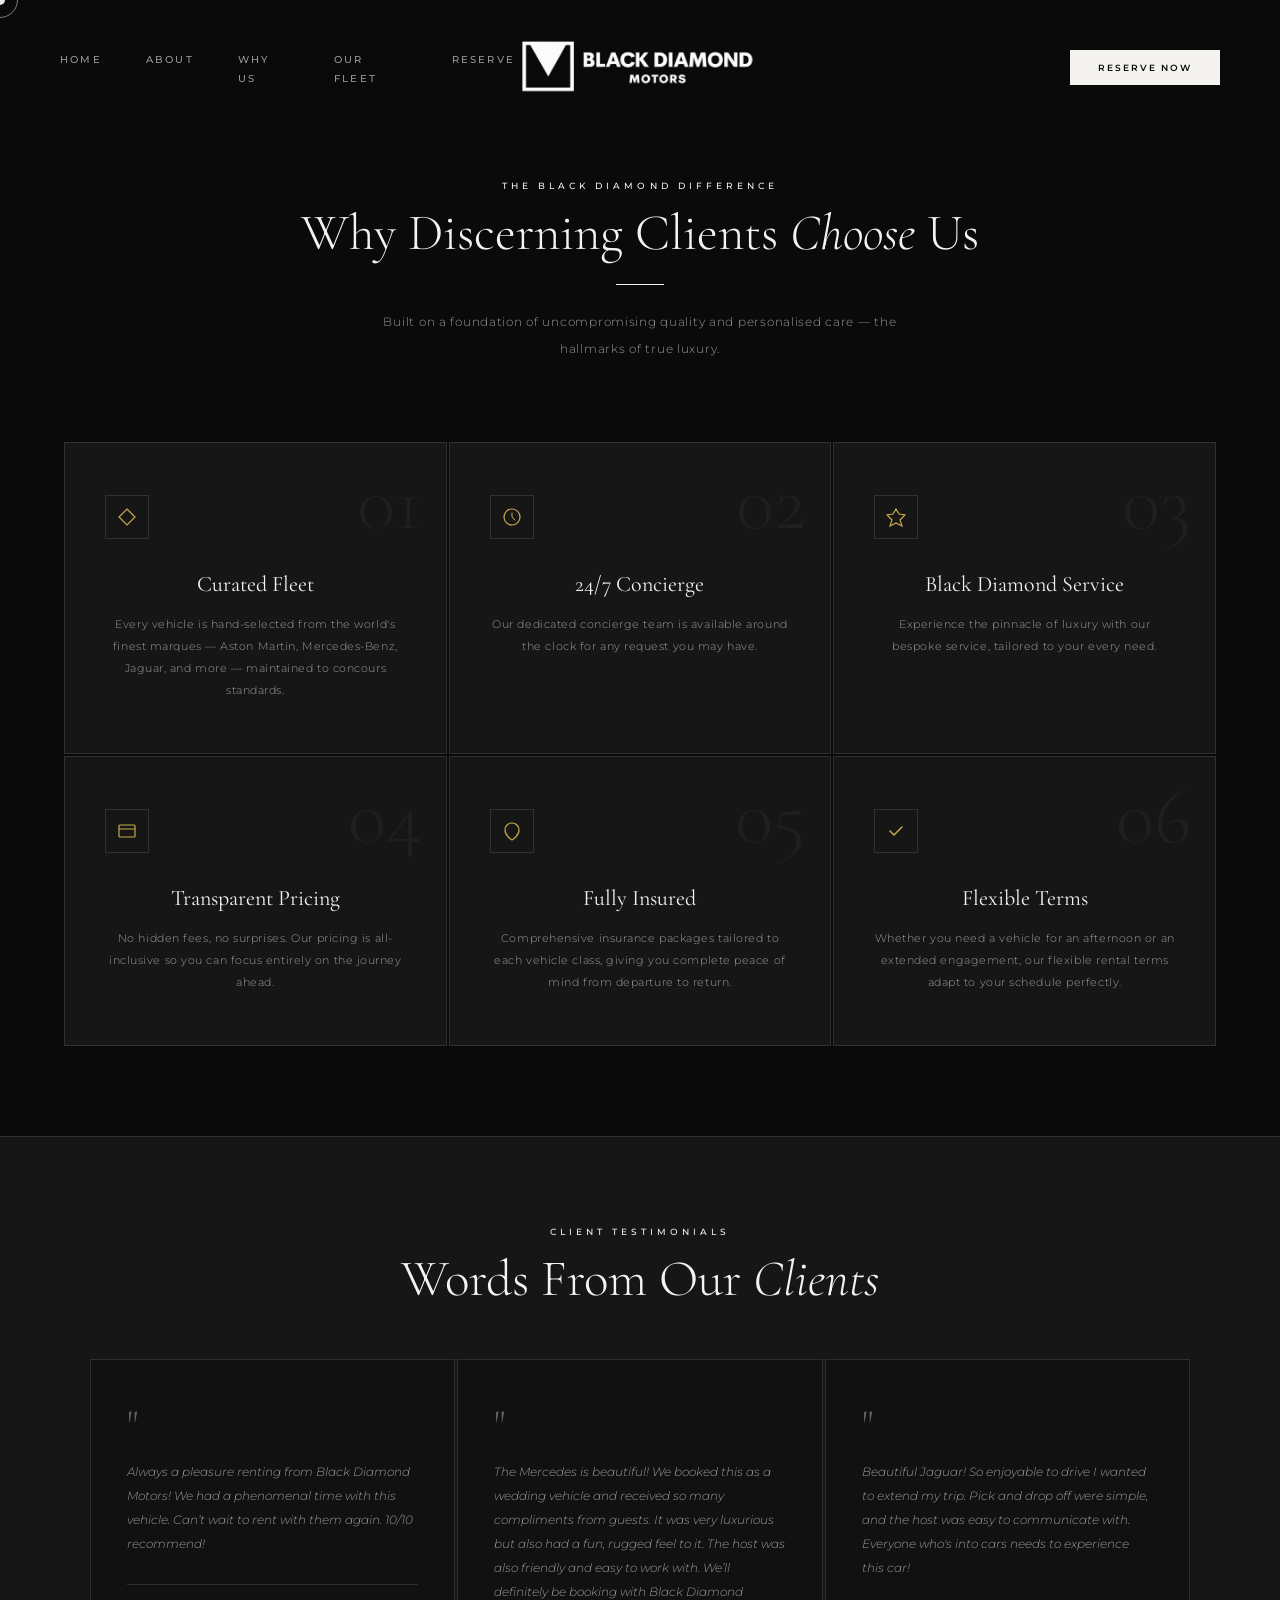
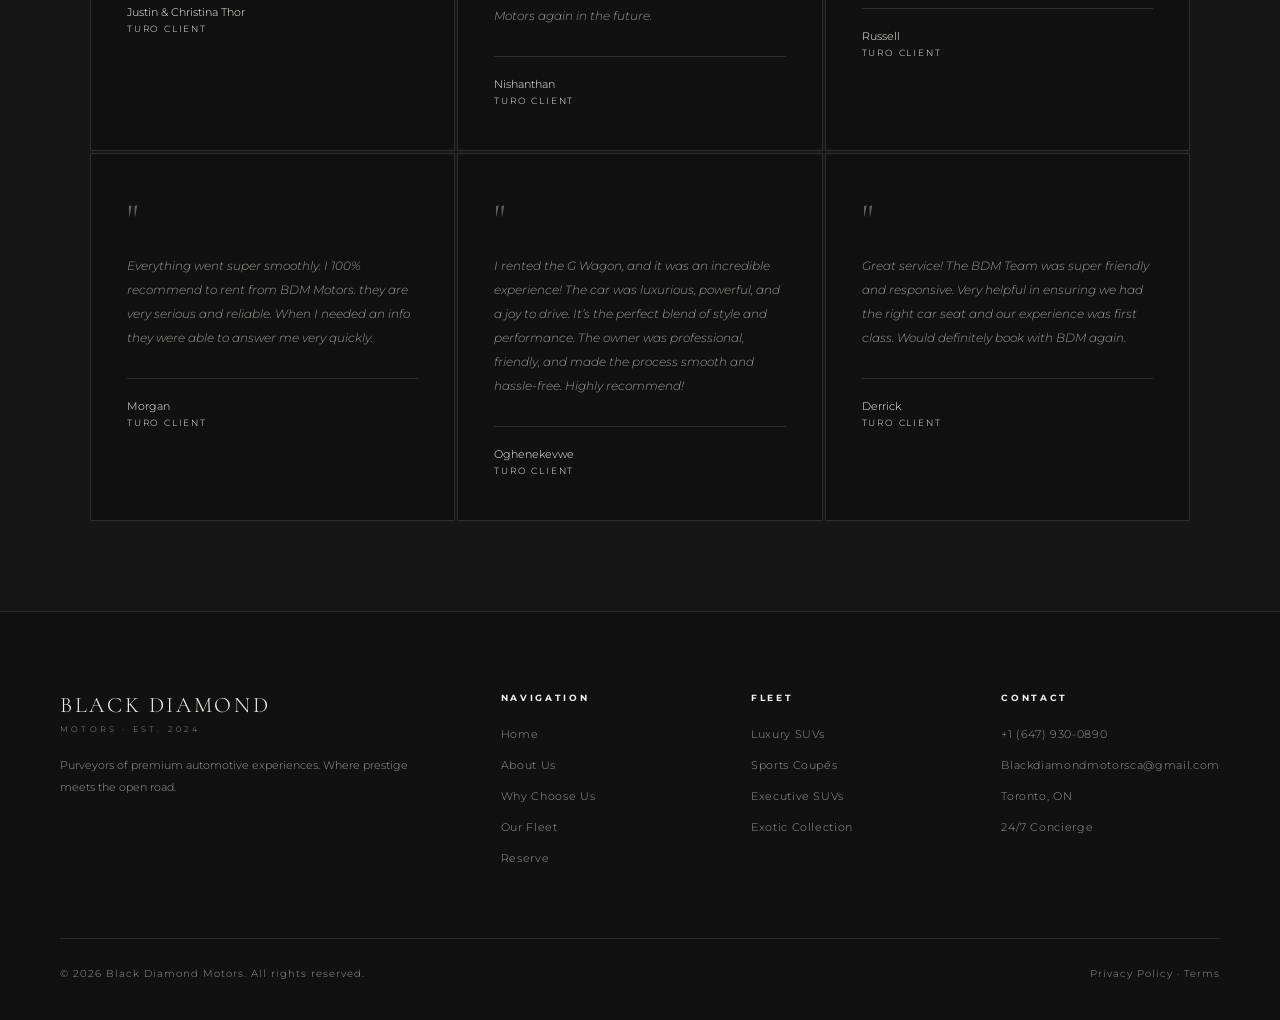
<file: why.html>
<!DOCTYPE html>
<html lang="en">
<head>
  <meta charset="UTF-8">
  <meta name="viewport" content="width=device-width, initial-scale=1.0">
  <title>Why Us? | Black Diamond Motors</title>
  <link rel="stylesheet" href="styles.css">
  <link href="https://fonts.googleapis.com/css2?family=Cormorant+Garamond:ital,wght@0,300;0,400;0,600;1,300;1,400&family=Montserrat:wght@200;300;400;500;600&display=swap" rel="stylesheet">
  <!-- Default fallback (important!) -->
  <link rel="icon" href="img/BDM DARK.png">

  <!-- Theme-aware icons (works on some browsers) -->
  <link rel="icon" href="img/BDM DARK.png" media="(prefers-color-scheme: light)">
  <link rel="icon" href="img/BDM LIGHT.png" media="(prefers-color-scheme: dark)">

  <!-- iOS / mobile support -->
  <link rel="apple-touch-icon" href="img/BDM LIGHT.png">
</head>
<body>

<!-- NAV -->
<nav id="navbar">
  <div class="mobile-menu-logo" onclick="toggleMenu()">
    <div class="hamburger">
      <span></span>
      <span></span>
      <span></span>
    </div>
  </div>

  <ul class="nav-links">
    <li><a href="index.html">Home</a></li>
    <li><a href="about.html">About</a></li>
    <li><a href="why.html">Why Us</a></li>
    <li><a href="fleet.html">Our Fleet</a></li>
    <li><a href="book.html">Reserve</a></li>
  </ul>

  <div class="nav-center-logo desktop-logo">
    <a href="index.html"><img src="img/BDM LOGO REVISED.png"></a>
  </div>

  <div class="nav-center-logo mobile-logo">
    <a href="index.html">
      <img src="img/BDM LOGO REVISED.png">
    </a>
  </div>

  <a href="book.html" class="nav-book-btn">Reserve Now</a>
</nav>

<!-- MOBILE MENU -->
<div id="mobileMenu" class="mobile-menu">
  <a href="index.html">Home</a>
  <a href="about.html">About</a>
  <a href="why.html">Why Us</a>
  <a href="fleet.html">Our Fleet</a>
  <a href="book.html">Reserve</a>
</div>

<div class="cursor" id="cursor"></div>
<div class="cursor-ring" id="cursorRing"></div>


<div style="padding-top:90px;"></div>

<!-- ════════ WHY US ════════ -->
  <section style="background:var(--black);text-align:center;">
    <div style="max-width:1200px;margin:0 auto;">
      <div style="text-align:center;margin-bottom:80px;">
        <p class="s-eye">The Black Diamond Difference</p>
        <h2 class="s-title">Why Discerning Clients <em>Choose</em> Us</h2>
        <div class="divider" style="margin:24px auto;"></div>
        <p class="s-body" style="margin:0 auto;text-align:center;">Built on a foundation of uncompromising quality and personalised care — the hallmarks of true luxury.</p>
      </div>
      <div style="display:grid;grid-template-columns:repeat(3,1fr);gap:2px;" class="why-grid">
        <div class="why-card"><div class="why-num">01</div><div class="why-icon"><svg width="20" height="20" viewBox="0 0 20 20" fill="none"><polygon points="10,2 18,10 10,18 2,10" fill="none" stroke="#c9a84c" stroke-width="1.2"/></svg></div><h3 class="why-card-title">Curated Fleet</h3><p class="why-card-body">Every vehicle is hand-selected from the world's finest marques — Aston Martin, Mercedes-Benz, Jaguar, and more — maintained to concours standards.</p></div>
        <div class="why-card"><div class="why-num">02</div><div class="why-icon"><svg width="20" height="20" viewBox="0 0 20 20" fill="none"><circle cx="10" cy="10" r="8" fill="none" stroke="#c9a84c" stroke-width="1.2"/><path d="M10,6 L10,10 L13,13" stroke="#c9a84c" stroke-width="1" stroke-linecap="round"/></svg></div><h3 class="why-card-title">24/7 Concierge</h3><p class="why-card-body">Our dedicated concierge team is available around the clock for any request you may have.</p></div>
        <div class="why-card"><div class="why-num">03</div><div class="why-icon"><svg width="20" height="20" viewBox="0 0 20 20" fill="none"><path d="M10,2 L13,7 L19,8 L14,13 L16,19 L10,16 L4,19 L6,13 L1,8 L7,7 Z" fill="none" stroke="#c9a84c" stroke-width="1.2"/></svg></div><h3 class="why-card-title">Black Diamond Service</h3><p class="why-card-body">Experience the pinnacle of luxury with our bespoke service, tailored to your every need.</p></div>
        <div class="why-card"><div class="why-num">04</div><div class="why-icon"><svg width="20" height="20" viewBox="0 0 20 20" fill="none"><rect x="2" y="4" width="16" height="12" rx="1" fill="none" stroke="#c9a84c" stroke-width="1.2"/><path d="M2,8 L18,8" stroke="#c9a84c" stroke-width="1"/></svg></div><h3 class="why-card-title">Transparent Pricing</h3><p class="why-card-body">No hidden fees, no surprises. Our pricing is all-inclusive so you can focus entirely on the journey ahead.</p></div>
        <div class="why-card"><div class="why-num">05</div><div class="why-icon"><svg width="20" height="20" viewBox="0 0 20 20" fill="none"><path d="M10,2 C6,2 3,5 3,9 C3,15 10,19 10,19 C10,19 17,15 17,9 C17,5 14,2 10,2 Z" fill="none" stroke="#c9a84c" stroke-width="1.2"/></svg></div><h3 class="why-card-title">Fully Insured</h3><p class="why-card-body">Comprehensive insurance packages tailored to each vehicle class, giving you complete peace of mind from departure to return.</p></div>
        <div class="why-card"><div class="why-num">06</div><div class="why-icon"><svg width="20" height="20" viewBox="0 0 20 20" fill="none"><path d="M4,10 L8,14 L16,6" stroke="#c9a84c" stroke-width="1.5" stroke-linecap="round" stroke-linejoin="round"/></svg></div><h3 class="why-card-title">Flexible Terms</h3><p class="why-card-body">Whether you need a vehicle for an afternoon or an extended engagement, our flexible rental terms adapt to your schedule perfectly.</p></div>
      </div>
    </div>
  </section>

<!-- testimonials -->
<section style="background:var(--deep);border-top:1px solid var(--border);">
  <div style="max-width:1100px;margin:0 auto;text-align:center;">
    <p class="s-eye">Client Testimonials</p>
    <h2 class="s-title">Words From Our <em>Clients</em></h2>
    <div style="display:grid;grid-template-columns:repeat(3,1fr);gap:2px;margin-top:52px;">
      
      <!-- Testimonial 1 -->
      <div style="background:var(--off-black);border:1px solid var(--border);padding:44px 36px;text-align:left;">
        <p style="font-family:'Cormorant Garamond',serif;font-size:40px;color:var(--gold);opacity:0.35;line-height:1;margin-bottom:16px;">"</p>
        <p style="font-size:12px;line-height:2;color:var(--white-dim);margin-bottom:28px;font-style:italic;">Always a pleasure renting from Black Diamond Motors! We had a phenomenal time with this vehicle. Can’t wait to rent with them again. 10/10 recommend!</p>
        <div style="border-top:1px solid var(--border);padding-top:20px;">
          <p style="font-size:11px;color:var(--white);">Justin & Christina Thor</p>
          <p style="font-size:9px;letter-spacing:0.2em;text-transform:uppercase;color:var(--gold);margin-top:4px;">Turo Client</p>
        </div>
      </div>

      <!-- Testimonial 2 -->
      <div style="background:var(--off-black);border:1px solid var(--border);padding:44px 36px;text-align:left;">
        <p style="font-family:'Cormorant Garamond',serif;font-size:40px;color:var(--gold);opacity:0.35;line-height:1;margin-bottom:16px;">"</p>
        <p style="font-size:12px;line-height:2;color:var(--white-dim);margin-bottom:28px;font-style:italic;">The Mercedes is beautiful! We booked this as a wedding vehicle and received so many compliments from guests. It was very luxurious but also had a fun, rugged feel to it. The host was also friendly and easy to work with. 
            We’ll definitely be booking with Black Diamond Motors again in the future.</p>
        <div style="border-top:1px solid var(--border);padding-top:20px;">
          <p style="font-size:11px;color:var(--white);">Nishanthan</p>
          <p style="font-size:9px;letter-spacing:0.2em;text-transform:uppercase;color:var(--gold);margin-top:4px;">Turo Client</p>
        </div>
      </div>

      <!-- Testimonial 3 -->
      <div style="background:var(--off-black);border:1px solid var(--border);padding:44px 36px;text-align:left;">
        <p style="font-family:'Cormorant Garamond',serif;font-size:40px;color:var(--gold);opacity:0.35;line-height:1;margin-bottom:16px;">"</p>
        <p style="font-size:12px;line-height:2;color:var(--white-dim);margin-bottom:28px;font-style:italic;">Beautiful Jaguar! So enjoyable to drive I wanted to extend my trip. Pick and drop off were simple, and the host was easy to communicate with. Everyone who's into cars needs to experience this car!</p>
        <div style="border-top:1px solid var(--border);padding-top:20px;">
          <p style="font-size:11px;color:var(--white);">Russell</p>
          <p style="font-size:9px;letter-spacing:0.2em;text-transform:uppercase;color:var(--gold);margin-top:4px;">Turo Client</p>
        </div>
      </div>

      <!-- Testimonial 4 -->
      <div style="background:var(--off-black);border:1px solid var(--border);padding:44px 36px;text-align:left;">
        <p style="font-family:'Cormorant Garamond',serif;font-size:40px;color:var(--gold);opacity:0.35;line-height:1;margin-bottom:16px;">"</p>
        <p style="font-size:12px;line-height:2;color:var(--white-dim);margin-bottom:28px;font-style:italic;">Everything went super smoothly. I 100% recommend to rent from BDM Motors. they are very serious and reliable. When I needed an info they were able to answer me very quickly.</p>
        <div style="border-top:1px solid var(--border);padding-top:20px;">
          <p style="font-size:11px;color:var(--white);">Morgan</p>
          <p style="font-size:9px;letter-spacing:0.2em;text-transform:uppercase;color:var(--gold);margin-top:4px;">Turo Client</p>
        </div>
      </div>

      <!-- Testimonial 5 -->
      <div style="background:var(--off-black);border:1px solid var(--border);padding:44px 36px;text-align:left;">
        <p style="font-family:'Cormorant Garamond',serif;font-size:40px;color:var(--gold);opacity:0.35;line-height:1;margin-bottom:16px;">"</p>
        <p style="font-size:12px;line-height:2;color:var(--white-dim);margin-bottom:28px;font-style:italic;">I rented the G Wagon, and it was an incredible experience! The car was luxurious, powerful, and a joy to drive. It’s the perfect blend of style and performance. The owner was professional, friendly, and made the process smooth and hassle-free. Highly recommend!</p>
        <div style="border-top:1px solid var(--border);padding-top:20px;">
          <p style="font-size:11px;color:var(--white);">Oghenekevwe</p>
          <p style="font-size:9px;letter-spacing:0.2em;text-transform:uppercase;color:var(--gold);margin-top:4px;">Turo Client</p>
        </div>
      </div>

      <!-- Testimonial 6 -->
      <div style="background:var(--off-black);border:1px solid var(--border);padding:44px 36px;text-align:left;">
        <p style="font-family:'Cormorant Garamond',serif;font-size:40px;color:var(--gold);opacity:0.35;line-height:1;margin-bottom:16px;">"</p>
        <p style="font-size:12px;line-height:2;color:var(--white-dim);margin-bottom:28px;font-style:italic;">Great service! The BDM Team was super friendly and responsive. Very helpful in ensuring we had the right car seat and our experience was first class. Would definitely book with BDM again.</p>
        <div style="border-top:1px solid var(--border);padding-top:20px;">
          <p style="font-size:11px;color:var(--white);">Derrick</p>
          <p style="font-size:9px;letter-spacing:0.2em;text-transform:uppercase;color:var(--gold);margin-top:4px;">Turo Client</p>
        </div>
      </div>

    </div>
  </div>
</section>


<!-- FOOTER -->
<footer>
  <div class="footer-grid">
    <div class="footer-brand">
      <div class="bn">Black Diamond</div>
      <div class="bt">Motors · Est. 2024</div>
      <p>Purveyors of premium automotive experiences. Where prestige meets the open road.</p>
    </div>
    <div class="footer-col"><h4>Navigation</h4><ul>
      <li><a href="index.html">Home</a></li>
      <li><a href="about.html">About Us</a></li>
      <li><a href="why.html">Why Choose Us</a></li>
      <li><a href="fleet.html">Our Fleet</a></li>
      <li><a href="book.html">Reserve</a></li>
    </ul></div>
    <div class="footer-col"><h4>Fleet</h4><ul>
      <li><a href="fleet.html">Luxury SUVs</a></li>
      <li><a href="fleet.html">Sports Coupés</a></li>
      <li><a href="fleet.html">Executive SUVs</a></li>
      <li><a href="fleet.html">Exotic Collection</a></li>
    </ul></div>
    <div class="footer-col"><h4>Contact</h4><ul>
      <li><a href="tel:6479300890">+1 (647) 930-0890</a></li>
      <li><a href="mailto:Blackdiamondmotorsca@gmail.com">Blackdiamondmotorsca@gmail.com</a></li>
      <li><a href="#">Toronto, ON</a></li>
      <li><a href="#">24/7 Concierge</a></li>
    </ul></div>
  </div>
  <div class="footer-bottom">
    <p>© 2026 Black Diamond Motors. All rights reserved.</p>
    <p><a href="legal.html" style="color:inherit;text-decoration:none;">Privacy Policy · Terms</a></p>
  </div>
</footer>

<style>

/* ── ROOT ── */
:root {
  --black: #0a0a0a;
  --off-black: #111111;
  --deep: #161616;
  --white: #f5f3ef;
  --white-dim: rgba(245,243,239,0.6);
  --accent: rgba(255,255,255,0.9);
  --border: rgba(245,243,239,0.12);
}

*, *::before, *::after { box-sizing: border-box; margin: 0; padding: 0; }
html { scroll-behavior: smooth; }
body { background: var(--black); color: var(--white); font-family: 'Montserrat', sans-serif; font-weight: 300; overflow-x: hidden; }
img { max-width: 100%; height: auto; display: block; }

/* ── CURSOR ── */
.cursor, .cursor-ring { position: fixed; top: 0; left: 0; pointer-events: none; z-index: 9999; transform: translate(-50%,-50%); display: none; }
@media (pointer: fine) {
  body { cursor: none; }
  .cursor { display: block; width: 10px; height: 10px; border-radius: 50%; background: var(--white); mix-blend-mode: difference; }
  .cursor-ring { display: block; width: 36px; height: 36px; border: 1px solid rgba(245,243,239,0.5); border-radius: 50%; transition: width 0.25s, height 0.25s, border-color 0.25s; }
}
.page-content {padding-top: 140px;}
/* ── NAV ── */
nav {
  position: fixed; top: 0; left: 0; right: 0;
  z-index: 1001;
  display: grid; grid-template-columns: 1fr auto 1fr;
  align-items: center;
  padding: 40px 60px;
  background: linear-gradient(180deg,rgba(10,10,10,0.95) 100%,transparent 100%);
  transition: transform 0.3s ease, padding 0.4s, background 0.4s;
  border-bottom: 1px solid transparent;
}
nav.scrolled { padding: 40px 60px; border-bottom-color: var(--border); background: rgba(10,10,10,0.97); backdrop-filter: blur(20px); }
nav.hide { transform: translateY(-100%); }
.nav-links { display: flex; gap: 44px; list-style: none; justify-content: flex-start; }
.nav-links a { font-size: 10px; font-weight: 500; letter-spacing: 0.22em; text-transform: uppercase; color: var(--white-dim); text-decoration: none; transition: color 0.3s; position: relative; }
.nav-links a::after { content: ''; position: absolute; bottom: -4px; left: 0; width: 0; height: 1px; background: var(--accent); transition: width 0.3s; }
.nav-links a:hover { color: var(--white); }
.nav-links a:hover::after { width: 100%; }
.nav-center-logo { display: flex; justify-content: center; align-items: center; }
.nav-center-logo img { width: clamp(120px,20vw,250px); height: auto; }
.nav-book-btn { justify-self: end; font-size: 9px; font-weight: 600; letter-spacing: 0.22em; text-transform: uppercase; color: var(--black); background: var(--white); padding: 12px 28px; text-decoration: none; display: inline-block; transition: opacity 0.3s; }
.nav-book-btn:hover { opacity: 0.85; }

/* ── HAMBURGER ── */
.mobile-menu-logo {
  display: none;
  cursor: pointer;
  z-index: 1002;
  position: relative;
  justify-self: start;
}
.hamburger {
  width: 28px;
  height: 18px;
  position: relative;
}

.hamburger span {
  position: absolute;
  left: 0;
  width: 100%;
  height: 2px;
  background: var(--white);
  transition: 0.3s ease;
  transform-origin: center;
}

/* better vertical spacing */
.hamburger span:nth-child(1) { top: 0; }
.hamburger span:nth-child(2) { top: 8px; }
.hamburger span:nth-child(3) { top: 16px; }

.hamburger.active span:nth-child(1) {
  top: 8px;
  transform: rotate(45deg);
}

.hamburger.active span:nth-child(2) {
  opacity: 0;
}

.hamburger.active span:nth-child(3) {
  top: 8px;
  transform: rotate(-45deg);
}

/* ── MOBILE MENU ── */
.mobile-menu {
  position: fixed; inset: 0;
  background: rgba(10,10,10,0.98);
  backdrop-filter: blur(10px);
  display: flex; flex-direction: column;
  justify-content: center; align-items: center;
  gap: 36px;
  transform: translateY(-100%);
  transition: transform 0.45s ease;
  z-index: 1000;
}
.mobile-menu a { font-family: 'Cormorant Garamond', serif; font-size: 32px; letter-spacing: 0.15em; color: var(--white); text-decoration: none; }
.mobile-menu.active { transform: translateY(0); }
.mobile-logo { display: none; }

/* ── HERO ── */
#heroSection {
  position: relative; min-height: 100vh; display: flex;
  align-items: center; padding-top: 140px; padding-bottom: 60px;
  overflow: hidden;
  background: linear-gradient(135deg,#0a0a0a 0%,#1a1a1a 40%,#0f0f0f 100%);
}
.hero-pattern { position: absolute; inset: 0; background-image: repeating-linear-gradient(45deg,rgba(201,168,76,0.03) 0px,rgba(201,168,76,0.03) 1px,transparent 1px,transparent 60px), repeating-linear-gradient(-45deg,rgba(201,168,76,0.03) 0px,rgba(201,168,76,0.03) 1px,transparent 1px,transparent 60px); }
.hero-diamond-bg { position: absolute; right: -5vw; top: 50%; transform: translateY(-50%); width: 55vw; height: 55vw; opacity: 0.06; animation: spin 60s linear infinite; }
@keyframes spin { to { transform: translateY(-50%) rotate(360deg); } }
.hero-car-area { position: absolute; right: 8%; top: 50%; transform: translateY(-40%); width: 55%; height: 70%; z-index: 2; overflow: hidden; }
.hero-slider { position: absolute; inset: 0; }
.slide { position: absolute; inset: 0; width: 100%; height: 100%; object-fit: cover; opacity: 0; transform: translateX(100%); transition: transform 0.8s ease, opacity 0.8s ease; z-index: 0; }
.slide.active { opacity: 1; transform: translateX(0); z-index: 2; }
.slide.exit { opacity: 0; transform: translateX(-100%); z-index: 1; }
.mainhero-car-gradient { position: absolute; inset: 0; z-index: 3; pointer-events: none; background: linear-gradient(90deg,rgba(10,10,10,1) 0%,rgba(10,10,10,0) 65%), linear-gradient(0deg,rgba(10,10,10,1) 0%,rgba(10,10,10,0) 40%); }
.hero-content { position: relative; z-index: 3; max-width: 640px; padding: 0 clamp(24px,6vw,120px); }
.hero-eyebrow { font-size: 9px; font-weight: 500; letter-spacing: 0.4em; text-transform: uppercase; color: var(--accent); margin-bottom: 20px; animation: reveal 1.4s 0.2s both; }
.hero-title { font-family: 'Cormorant Garamond', serif; font-size: clamp(52px,7vw,100px); font-weight: 300; line-height: 0.95; color: var(--white); margin-bottom: 28px; animation: reveal 1.4s 0.35s both; }
.hero-title em { font-style: italic; }
.hero-sub { font-size: 12px; font-weight: 300; letter-spacing: 0.1em; line-height: 2; color: var(--white-dim); max-width: 380px; margin-bottom: 44px; animation: reveal 1.4s 0.5s both; }
.hero-ctas { display: flex; gap: 16px; align-items: center; animation: reveal 1.4s 0.65s both; }
@keyframes reveal { from { opacity: 0; transform: translateY(60px); } to { opacity: 1; transform: none; } }

/* ── BUTTONS ── */
.btn-primary { font-size: 9px; font-weight: 600; letter-spacing: 0.25em; text-transform: uppercase; color: var(--black); background: var(--white); padding: 16px 40px; text-decoration: none; display: inline-block; transition: opacity 0.3s; border: none; }
.btn-primary:hover { opacity: 0.85; }
.btn-ghost { font-size: 9px; font-weight: 500; letter-spacing: 0.25em; text-transform: uppercase; color: var(--white); background: transparent; border: 1px solid var(--border); padding: 16px 40px; text-decoration: none; display: inline-block; transition: border-color 0.35s; }
.btn-ghost:hover { border-color: var(--white); }

/* ── STRIP ── */
.strip-bar { background: var(--deep); border-top: 1px solid var(--border); border-bottom: 1px solid var(--border); padding: 20px 40px; display: flex; justify-content: center; align-items: center; flex-wrap: wrap; gap: clamp(16px,4vw,60px); }
.strip-bar span { font-size: 9px; letter-spacing: 0.35em; text-transform: uppercase; white-space: nowrap; color: var(--white-dim); }
.strip-bar span:first-child { color: var(--white); }

/* ── SECTIONS ── */
.section-dark { background: var(--off-black); }
.section-black { background: #000; }
.section-deep { background: var(--deep); border-top: 1px solid var(--border); }
section { padding: clamp(60px,7vw,120px) clamp(20px,5vw,80px); }
.container { max-width: 1200px; margin: 0 auto; }
.section-header { text-align: center; margin-bottom: 48px; }
.s-eye { font-size: 9px; font-weight: 500; letter-spacing: 0.45em; text-transform: uppercase; color: var(--white); margin-bottom: 16px; }
.s-title { font-family: 'Cormorant Garamond', serif; font-size: clamp(32px,4vw,62px); font-weight: 300; line-height: 1.05; color: var(--white); margin-bottom: 20px; }
.s-title em { font-style: italic; }
.s-body { font-size: 12px; font-weight: 300; letter-spacing: 0.06em; line-height: 2.2; color: var(--white-dim); max-width: 520px; }
.divider { width: 48px; height: 1px; background: var(--white); margin: 24px 0; }

/* ── GRIDS ── */
.grid-2 { display: grid; grid-template-columns: 1fr 1fr; gap: 80px; }
.grid-3 { display: grid; grid-template-columns: repeat(3,1fr); gap: 2px; }
.stats-grid { display: grid; grid-template-columns: 1fr 1fr; gap: 2px; }

/* ── STATS ── */
.stat-block { background: var(--deep); border: 1px solid var(--border); padding: 28px 24px; }
.stat-num { font-family: 'Cormorant Garamond', serif; font-size: 44px; font-weight: 300; color: var(--white); line-height: 1; }
.stat-num span { font-size: 24px; }
.stat-label { font-size: 9px; letter-spacing: 0.3em; text-transform: uppercase; color: var(--white); margin-top: 8px; }

/* ── FLEET TEASER CARDS ── */
.teaser-card { background: var(--deep); border: 1px solid var(--border); padding: 28px; text-align: center; cursor: pointer; transition: border-color 0.3s; }
.teaser-card:hover { border-color: rgba(201,168,76,0.4); }
.teaser-img { width: 100%; height: 160px; overflow: hidden; border: 1px solid rgba(201,168,76,0.5); margin-bottom: 16px; }
.teaser-img img { width: 100%; height: 100%; object-fit: cover; }
.teaser-name { font-family: 'Cormorant Garamond', serif; font-size: 20px; color: var(--white); margin-top: 6px; }

/* ── TESTIMONIALS ── */
.testimonial-card { background: var(--off-black); border: 1px solid var(--border); padding: 40px 32px; }
.quote-mark { font-family: 'Cormorant Garamond', serif; font-size: 48px; color: var(--white); opacity: 0.2; line-height: 1; margin-bottom: 16px; }
.quote-text { font-size: 12px; line-height: 2; color: var(--white-dim); margin-bottom: 24px; font-style: italic; }
.quote-author { border-top: 1px solid var(--border); padding-top: 16px; }
.author-name { font-size: 11px; color: var(--white); }
.author-title { font-size: 9px; letter-spacing: 0.2em; text-transform: uppercase; color: var(--white-dim); margin-top: 4px; }

/* ── QUOTE BANNER ── */
.quote-section { padding: clamp(40px,5vw,80px) clamp(20px,5vw,60px); text-align: center; border-top: 1px solid var(--border); border-bottom: 1px solid var(--border); }
.quote-banner { font-family: 'Cormorant Garamond', serif; font-size: clamp(20px,3vw,40px); font-weight: 300; font-style: italic; color: var(--white); max-width: 800px; margin: 0 auto 16px; line-height: 1.5; }
.quote-attribution { font-size: 9px; letter-spacing: 0.35em; text-transform: uppercase; color: var(--white-dim); }

/* ── FOOTER ── */
footer { background: var(--off-black); border-top: 1px solid var(--border); padding: 80px 60px 40px; }
.footer-grid { display: grid; grid-template-columns: 2fr 1fr 1fr 1fr; gap: 60px; max-width: 1200px; margin: 0 auto 60px; }
.footer-brand .bn { font-family: 'Cormorant Garamond', serif; font-size: 22px; color: var(--white); letter-spacing: 0.12em; text-transform: uppercase; margin-bottom: 6px; }
.footer-brand .bt { font-size: 8px; letter-spacing: 0.4em; text-transform: uppercase; color: var(--white-dim); margin-bottom: 20px; }
.footer-brand p { font-size: 11px; line-height: 2; color: var(--white-dim); }
.footer-col h4 { font-size: 9px; letter-spacing: 0.3em; text-transform: uppercase; color: var(--white); margin-bottom: 20px; }
.footer-col ul { list-style: none; }
.footer-col ul li { margin-bottom: 12px; }
.footer-col ul li a { font-size: 11px; color: var(--white-dim); text-decoration: none; transition: color 0.3s; }
.footer-col ul li a:hover { color: var(--white); }
.footer-bottom { max-width: 1200px; margin: 0 auto; padding-top: 28px; border-top: 1px solid var(--border); display: flex; justify-content: space-between; align-items: center; }
.footer-bottom p { font-size: 10px; letter-spacing: 0.1em; color: var(--white-dim); }

/* ── REVEAL ── */
.reveal { opacity: 0; transform: translateY(30px); transition: opacity 0.8s, transform 0.8s; }
.reveal.visible { opacity: 1; transform: none; }

/* ── PAGE TOP (non-home pages) ── */
.page-top { padding-top: 120px; }

/* ══════════════════════════════
   TABLET (max 1024px)
══════════════════════════════ */
@media (max-width: 1024px) {
  nav { padding: 20px 32px; }
  nav.scrolled { padding: 20px 32px; }
  .hero-car-area { width: 50%; right: 3%; }
  .grid-3 { grid-template-columns: repeat(2,1fr); }
  .footer-grid { grid-template-columns: 1fr 1fr; gap: 40px; }
}

/* ══════════════════════════════
   MOBILE (max 768px)
══════════════════════════════ */
@media (max-width: 768px) {

  /* NAV */
  nav { padding: 30px 20px; grid-template-columns: auto 1fr auto; }
  nav.scrolled { padding: 30px 20px; }
  .nav-links, .desktop-logo { display: none; }
  .mobile-menu-logo { display: block; }
  .mobile-logo {
    position: absolute;
    left: 50%;
    transform: translateX(-50%);
    display: flex;
  }
  .mobile-logo img { width: 170px; }
  .nav-book-btn {
    display: inline-block;
    justify-self: end;
    font-size: 7px;
    padding: 6px 10px;
    letter-spacing: 0.18em;
  }

  /* HERO */
  #heroSection {
    align-items: flex-end;
    padding-top: 100px;
    padding-bottom: 52px;
    min-height: 100svh;
  }
  .hero-car-area {
    position: absolute;
    inset: 0;
    width: 100%;
    height: 100%;
    transform: none;
    top: 0;
    right: 0;
    opacity: 0.3;
  }
  .mainhero-car-gradient {
    background:
      linear-gradient(180deg, rgba(10,10,10,0.6) 0%, rgba(10,10,10,0) 30%),
      linear-gradient(0deg, rgba(10,10,10,1) 0%, rgba(10,10,10,0.4) 60%);
  }
  .hero-content { padding: 0 24px; max-width: 100%; z-index: 4; }
  .hero-title { font-size: clamp(44px,12vw,64px); margin-bottom: 20px; }
  .hero-sub { font-size: 11px; max-width: 100%; margin-bottom: 32px; }
  .hero-ctas { flex-direction: column; gap: 12px; width: 100%; }
  .btn-primary, .btn-ghost { width: 100%; text-align: center; padding: 16px 24px; }

  /* SECTIONS */
  section { padding: 52px 20px; }
  .s-title { font-size: clamp(28px,8vw,44px); }
  .section-header { margin-bottom: 32px; }

  /* GRIDS */
  .grid-2, .grid-3 { grid-template-columns: 1fr; gap: 16px; }
  .stats-grid { grid-template-columns: 1fr 1fr; gap: 2px; }
  .stat-block { padding: 20px 16px; }
  .stat-num { font-size: 36px; }

  /* FLEET TEASER */
  .teaser-img { height: 200px; }

  /* STRIP */
  .strip-bar { padding: 16px 20px; gap: 16px; }
  .strip-bar span { font-size: 8px; }

  /* FOOTER */
  footer { padding: 48px 20px 28px; }
  .footer-grid { grid-template-columns: 1fr; gap: 28px; }
  .footer-bottom { flex-direction: column; gap: 10px; text-align: center; }
}

/* ══════════════════════════════
   SMALL MOBILE (max 390px)
══════════════════════════════ */
@media (max-width: 390px) {
  .hero-title { font-size: 38px; }
  .mobile-logo img { width: 130px; }
  .stats-grid { grid-template-columns: 1fr; }
  .teaser-img { height: 160px; }
}

/* ══════════════════════════════
   ULTRA WIDE
══════════════════════════════ */
@media (min-width: 1600px) {
  .container { max-width: 1400px; }
  .hero-content { max-width: 900px; }
}

</style>

<script>
// NAV SCROLL HIDE
let lastScroll = 0;
const navbar = document.getElementById('navbar');
window.addEventListener('scroll', () => {
  const cur = window.scrollY;
  navbar.classList.toggle('hide', cur > lastScroll && cur > 120);
  navbar.classList.toggle('scrolled', cur > 30);
  lastScroll = cur;
});

// HERO SLIDER
const slides = document.querySelectorAll('.hero-slider .slide');
let idx = 0;
setInterval(() => {
  slides[idx].classList.remove('active');
  slides[idx].classList.add('exit');
  const prev = idx;
  idx = (idx + 1) % slides.length;
  slides[idx].classList.add('active');
  setTimeout(() => slides[prev].classList.remove('exit'), 800);
}, 4000);

// SCROLL REVEAL
function initReveal() {
  const els = document.querySelectorAll('.reveal');
  const obs = new IntersectionObserver(entries => {
    entries.forEach(e => {
      if (e.isIntersecting) { e.target.classList.add('visible'); obs.unobserve(e.target); }
    });
  }, { threshold: 0.08 });
  els.forEach(el => obs.observe(el));
}
document.addEventListener('DOMContentLoaded', initReveal);

// MOBILE MENU TOGGLE
function toggleMenu() {
  document.getElementById('mobileMenu').classList.toggle('active');
  document.querySelector('.hamburger').classList.toggle('active');
}

// CLOSE MENU ON LINK CLICK
document.querySelectorAll('#mobileMenu a').forEach(link => {
  link.addEventListener('click', () => {
    document.getElementById('mobileMenu').classList.remove('active');
    document.querySelector('.hamburger').classList.remove('active');
  });
});

// CUSTOM CURSOR (desktop only)
if (window.matchMedia('(pointer: fine)').matches) {
  const cursor = document.getElementById('cursor');
  const ring = document.getElementById('cursorRing');
  let mx = 0, my = 0, rx = 0, ry = 0;
  document.addEventListener('mousemove', e => {
    mx = e.clientX; my = e.clientY;
    cursor.style.left = mx + 'px'; cursor.style.top = my + 'px';
  });
  (function animRing() {
    rx += (mx - rx) * 0.15; ry += (my - ry) * 0.15;
    ring.style.left = rx + 'px'; ring.style.top = ry + 'px';
    requestAnimationFrame(animRing);
  })();
  document.addEventListener('mouseover', e => {
    if (e.target.closest('a,button,.teaser-card,.fleet-card')) {
      ring.style.width = '56px'; ring.style.height = '56px';
      ring.style.borderColor = 'rgba(255,255,255,0.8)';
    }
  });
  document.addEventListener('mouseout', e => {
    if (e.target.closest('a,button,.teaser-card,.fleet-card')) {
      ring.style.width = '36px'; ring.style.height = '36px';
      ring.style.borderColor = 'rgba(245,243,239,0.5)';
    }
  });
}
</script>

</body>
</html>
</file>
<file: styles.css>
:root {
  --black: #0a0a0a;
  --off-black: #111111;
  --deep: #161616;
  --white: #f5f3ef;
  --white-dim: rgba(245,243,239,0.6);
  --white-ghost: rgba(255, 255, 255, 0.08);
  --accent: rgba(255,255,255,0.9);
  --accent-dim: rgba(255,255,255,0.18);
  --border: rgba(245,243,239,0.12);
}
  .cursor { position: fixed; width: 10px; height: 10px; background: var(--white); border-radius: 50%; pointer-events: none; z-index: 9999; transform: translate(-50%,-50%); mix-blend-mode: difference; }
  .cursor-ring { position: fixed; width: 36px; height: 36px; border: 1px solid rgba(245,243,239,0.5); border-radius: 50%; pointer-events: none; z-index: 9998; transform: translate(-50%,-50%); transition: width 0.3s, height 0.3s, border-color 0.3s; }

  *, *::before, *::after { box-sizing: border-box; margin: 0; padding: 0; }
  html { scroll-behavior: smooth; }
  body { background: var(--black); color: var(--white); font-family: 'Montserrat', sans-serif; font-weight: 300; overflow-x: hidden; cursor: none; }


  nav { position: fixed; top: 0; left: 0; right: 0; z-index: 100; display: flex; align-items: center; justify-content: space-between; padding: 28px 60px; background: linear-gradient(180deg,rgba(10,10,10,0.95) 0%,transparent 100%); transition: border-color 0.4s, background 0.4s, padding 0.4s; border-bottom: 1px solid transparent; }
  nav.scrolled { padding: 18px 60px; border-bottom-color: var(--border); background: rgba(10,10,10,0.97); backdrop-filter: blur(20px); }
  .nav-links { display: flex; gap: 44px; list-style: none; }
  .nav-links a { font-size: 10px; font-weight: 500; letter-spacing: 0.22em; text-transform: uppercase; color: var(--white-dim); text-decoration: none; transition: color 0.3s; position: relative; cursor: none; }
  .nav-links a::after { content: ''; position: absolute; bottom: -4px; left: 0; width: 0; height: 1px; background: var(--accent); transition: width 0.3s; }
  .nav-links a:hover { color: var(--white); }
  .nav-links a:hover::after { width: 100%; }

  .logo-mark { display: flex; align-items: center; gap: 14px; text-decoration: none; cursor: none; }
  .logo-diamond { width: 38px; height: 38px; }
  .logo-text { display: flex; flex-direction: column; line-height: 1; }
  .logo-text .brand { font-family: 'Cormorant Garamond', serif; font-size: 18px; font-weight: 400; letter-spacing: 0.12em; text-transform: uppercase; color: var(--white); }
  .logo-text .sub { font-size: 7.5px; font-weight: 500; letter-spacing: 0.35em; text-transform: uppercase; color: var(--white); margin-top: 3px; }
  .nav-book-btn { font-size: 9px; font-weight: 600; letter-spacing: 0.22em; text-transform: uppercase; color: var(--black); background: var(--white); border: none; padding: 12px 28px; cursor: none; transition: background 0.3s; text-decoration: none; display: inline-block; }
  .nav-book-btn:hover { background: var(--white); }
  @keyframes pageFade { from { opacity: 0; transform: translateY(20px); } to { opacity: 1; transform: none; } }

  /* HOME HERO */
  #heroSection { position: relative; height: 100vh; display: flex; align-items: flex-end; overflow: hidden; background: linear-gradient(135deg,#0a0a0a 0%,#1a1a1a 40%,#0f0f0f 100%); }
  .hero-pattern { position: absolute; inset: 0; background-image: repeating-linear-gradient(45deg,rgba(201,168,76,0.03) 0px,rgba(201,168,76,0.03) 1px,transparent 1px,transparent 60px), repeating-linear-gradient(-45deg,rgba(201,168,76,0.03) 0px,rgba(201,168,76,0.03) 1px,transparent 1px,transparent 60px); }
  .hero-diamond-bg { position: absolute; right: -5vw; top: 50%; transform: translateY(-50%); width: 55vw; height: 55vw; opacity: 0.06; animation: spin 60s linear infinite; }
  @keyframes spin { to { transform: translateY(-50%) rotate(360deg); } }
  .hero-vert { position: absolute; left: 60px; top: 50%; font-size: 9px; font-weight: 500; letter-spacing: 0.4em; text-transform: uppercase; color: var(--white); white-space: nowrap; transform: translateY(-50%) rotate(-90deg) translateX(-50%); transform-origin: center center; }
  .hero-car-area { position: absolute; right: 8%; bottom: 0; width: 55%; height: 70%; z-index: 2; overflow: visible;}
  .hero-image {width: 100%;max-width: 60000px;height: auto;}
  .mainhero-car-gradient { position: absolute; top: 0; left: 0; width: 100%; height: 100%; background: linear-gradient(90deg, var(--black) 0%, transparent 60%),linear-gradient(0deg, var(--black) 0%, transparent 30%); z-index: 2; pointer-events: none;}
  .hero-car-gradient { position: absolute; top: 0; left: 0; width: 200%; height: 100%; background: linear-gradient(90deg, var(--black) 0%, transparent 60%),linear-gradient(0deg, var(--black) 0%, transparent 30%); z-index: 2; pointer-events: none;}
  .hero-content { position: relative; z-index: 2; padding: 0 60px 80px 140px; max-width: 800px; animation: reveal 1.4s cubic-bezier(0.16,1,0.3,1) both; }
  .hero-eyebrow { font-size: 9px; font-weight: 500; letter-spacing: 0.4em; text-transform: uppercase; color: var(--accent); margin-bottom: 24px; animation: reveal 1.4s 0.2s both; }
  .hero-title { font-family: 'Cormorant Garamond', serif; font-size: clamp(56px,7vw,100px); font-weight: 300; line-height: 0.95; color: var(--white); margin-bottom: 32px; animation: reveal 1.4s 0.35s both; }
  .hero-title em { font-style: italic; color: var(--white); }
  .hero-sub { font-size: 12px; font-weight: 300; letter-spacing: 0.12em; line-height: 2; color: var(--white-dim); max-width: 420px; margin-bottom: 52px; animation: reveal 1.4s 0.5s both; }
  .hero-ctas { display: flex; gap: 20px; align-items: center; animation: reveal 1.4s 0.65s both; }
  @keyframes reveal { from { opacity: 0; transform: translateY(60px); } to { opacity: 1; transform: none; } }
  .scroll-ind { position: absolute; bottom: 36px; right: 60px; display: flex; align-items: center; gap: 16px; font-size: 8px; letter-spacing: 0.3em; text-transform: uppercase; color: var(--white-dim); animation: reveal 1.4s 0.9s both; }
  .scroll-line { width: 60px; height: 1px; background: var(--border); position: relative; overflow: hidden; }
  .scroll-line::after { content: ''; position: absolute; top: 0; left: -100%; width: 100%; height: 100%; background: var(--white); animation: pulse 2s ease-in-out infinite; }
  @keyframes pulse { 50% { left: 0; } 100% { left: 100%; } }
.hero-slider {
  position: relative;
  width: 100%;
  height: 100%;
}

.slide {
  position: absolute;
  width: 100%;
  height: 100%;
  object-fit: cover;

  transform: translateX(100%);
  opacity: 0;
  transition: transform 1s ease, opacity 1s ease;
}

.slide.active {
  transform: translateX(0);
  opacity: 1;
  z-index: 2;
}

.slide.exit {
  transform: translateX(-100%);
  opacity: 0;
  z-index: 1;
}


  /* BUTTONS */
  .btn-primary { font-size: 9px; font-weight: 600; letter-spacing: 0.25em; text-transform: uppercase; color: var(--black); background: var(--white); border: none; padding: 18px 44px; cursor: none; transition: background 0.35s, transform 0.2s; text-decoration: none; display: inline-block; }
  .btn-primary:hover { background: var(--white); color: var(--black);}
  .btn-ghost { font-size: 9px; font-weight: 500; letter-spacing: 0.25em; text-transform: uppercase; color: var(--white); background: transparent; border: 1px solid var(--border); padding: 18px 44px; cursor: none; transition: border-color 0.35s; text-decoration: none; display: inline-block; }
  .btn-ghost:hover { border-color: var(--white); }

  /* SECTIONS */
  section { padding: 120px 60px; }
  .s-eye { font-size: 9px; font-weight: 500; letter-spacing: 0.45em; text-transform: uppercase; color: var(--gold); margin-bottom: 20px; }
  .s-title { font-family: 'Cormorant Garamond', serif; font-size: clamp(38px,4vw,62px); font-weight: 300; line-height: 1.05; color: var(--white); margin-bottom: 28px; }
  .s-title em { font-style: italic; }
  .s-body { font-size: 12px; font-weight: 300; letter-spacing: 0.06em; line-height: 2.2; color: var(--white-dim); max-width: 560px; }
  .divider { width: 48px; height: 1px; background: var(--gold); margin: 28px 0; }

  /* STATS */
  .stat-block { background: var(--deep); border: 1px solid var(--border); padding: 32px 28px; transition: border-color 0.3s; }
  .stat-block:hover { border-color: var(--gold-dim); }
  .stat-num { font-family: 'Cormorant Garamond', serif; font-size: 48px; font-weight: 300; color: var(--white); line-height: 1; }
  .stat-label { font-size: 9px; letter-spacing: 0.3em; text-transform: uppercase; color: var(--gold); margin-top: 8px; }

  /* WHY CARDS */
  .why-card { background: var(--deep); border: 1px solid var(--border); padding: 52px 40px; position: relative; overflow: hidden; transition: border-color 0.4s, transform 0.4s; cursor: none; }
  .why-card::before { content: ''; position: absolute; inset: 0; background: linear-gradient(135deg,var(--gold-dim) 0%,transparent 60%); opacity: 0; transition: opacity 0.4s; }
  .why-card:hover { border-color: var(--accent); transform: translateY(-6px); }
  .why-card:hover::before { opacity: 1; }
  .why-num { font-family: 'Cormorant Garamond', serif; font-size: 80px; font-weight: 300; color: rgba(245,243,239,0.04); line-height: 1; position: absolute; top: 20px; right: 24px; }
  .why-icon { width: 44px; height: 44px; border: 1px solid var(--border); display: flex; align-items: center; justify-content: center; margin-bottom: 32px; transition: border-color 0.4s; }
  .why-card:hover .why-icon {border-color: var(--accent); }
  .why-card-title { font-family: 'Cormorant Garamond', serif; font-size: 22px; font-weight: 400; color: var(--white); margin-bottom: 16px; }
  .why-card-body { font-size: 11px; line-height: 2; letter-spacing: 0.05em; color: var(--white-dim); }

  /* FLEET */
  .fleet-card { background: var(--deep); border: 1px solid var(--border); overflow: hidden; transition: border-color 0.4s; cursor: none; }
  .fleet-card:hover { border-color: var(--gold-dim); }
  .fleet-visual { height: 200px; background: linear-gradient(135deg,#1c1c1c 0%,#0e0e0e 100%); display: flex; align-items: center; justify-content: center; position: relative; overflow: hidden; }
  .fleet-visual::before { content: ''; position: absolute; inset: 0; background: repeating-linear-gradient(45deg,rgba(201,168,76,0.03) 0,rgba(201,168,76,0.03) 1px,transparent 1px,transparent 30px); }
  .fleet-car-icon { opacity: 0.28; transition: opacity 0.4s; position: relative; z-index: 1; }
  .fleet-card:hover .fleet-car-icon { opacity: 0.5; }
  .fleet-badge { position: absolute; top: 16px; left: 16px; font-size: 8px; letter-spacing: 0.25em; text-transform: uppercase; color: var(--black); background: var(--gold); padding: 5px 12px; z-index: 2; }
  .fleet-info { padding: 28px 28px 32px; }
  .fleet-class { font-size: 8px; letter-spacing: 0.35em; text-transform: uppercase; color: var(--gold); margin-bottom: 8px; }
  .fleet-name { font-family: 'Cormorant Garamond', serif; font-size: 26px; font-weight: 400; color: var(--white); margin-bottom: 12px; }
  .fleet-desc { font-size: 11px; line-height: 1.9; color: var(--white-dim); margin-bottom: 24px; }
  .fleet-specs { display: flex; gap: 20px; padding-top: 20px; border-top: 1px solid var(--border); margin-bottom: 24px; }
  .fleet-spec { font-size: 9px; letter-spacing: 0.1em; color: var(--white-dim); }
  .fleet-spec strong { display: block; color: var(--white); font-size: 13px; font-weight: 400; margin-bottom: 2px; }
  .fleet-price { display: flex; align-items: baseline; gap: 6px; }
  .fleet-price .amount { font-family: 'Cormorant Garamond', serif; font-size: 32px; color: var(--white); }
  .fleet-price .period { font-size: 10px; letter-spacing: 0.15em; color: var(--white-dim); }
  .fleet-btn { margin-top: 20px; display: block; text-align: center; font-size: 9px; font-weight: 600; letter-spacing: 0.22em; text-transform: uppercase; color: var(--white); background: transparent; border: 1px solid var(--border); padding: 14px; text-decoration: none; transition: background 0.3s, border-color 0.3s, color 0.3s; cursor: none; }
  .fleet-btn:hover { background: var(--white); color: var(--black); border-color: var(--white); }

  /* FORM */
  .form-field { background: var(--off-black); border: 1px solid var(--border); transition: border-color 0.3s; }
  .form-field:focus-within { border-color: var(--gold); }
  .form-field label { display: block; font-size: 8px; letter-spacing: 0.3em; text-transform: uppercase; color: var(--white); padding: 18px 24px 0; }
  .form-field input, .form-field select { display: block; width: 100%; background: transparent; border: none; outline: none; font-family: 'Montserrat', sans-serif; font-size: 13px; font-weight: 300; color: var(--white); padding: 8px 24px 18px; cursor: none; }
  .form-field select option { background: var(--deep); }
  .btn-submit { font-size: 9px; font-weight: 600; letter-spacing: 0.25em; text-transform: uppercase; color: var(--black); background: var(--white); border: none; padding: 20px 52px; cursor: none; white-space: nowrap; transition: background 0.3s, transform 0.2s; }
  .btn-submit:hover { background: var(--white); transform: translateY(-2px); }

  /* FOOTER */
  footer { background: var(--off-black); border-top: 1px solid var(--border); padding: 80px 60px 40px; }
  .footer-grid { display: grid; grid-template-columns: 2fr 1fr 1fr 1fr; gap: 64px; max-width: 1200px; margin: 0 auto 60px; }
  .footer-brand .bn { font-family: 'Cormorant Garamond', serif; font-size: 22px; color: var(--white); letter-spacing: 0.12em; text-transform: uppercase; margin-bottom: 6px; }
  .footer-brand .bt { font-size: 8px; letter-spacing: 0.4em; text-transform: uppercase; color: var(--gold); margin-bottom: 24px; }
  .footer-brand p { font-size: 11px; line-height: 2; color: var(--white-dim); }
  .footer-col h4 { font-size: 9px; letter-spacing: 0.3em; text-transform: uppercase; color: var(--white); margin-bottom: 20px; }
  .footer-col ul { list-style: none; }
  .footer-col ul li { margin-bottom: 12px; }
  .footer-col ul li a { font-size: 11px; letter-spacing: 0.06em; color: var(--white-dim); text-decoration: none; transition: color 0.3s; cursor: none; }
  .footer-col ul li a:hover { color: var(--white); }
  .footer-bottom { max-width: 1200px; margin: 0 auto; padding-top: 32px; border-top: 1px solid var(--border); display: flex; justify-content: space-between; align-items: center; }
  .footer-bottom p { font-size: 10px; letter-spacing: 0.1em; color: var(--white-dim); }

    .reveal {opacity: 0;transform: translateY(30px);transition: opacity 0.8s ease, transform 0.8s ease;will-change: opacity, transform;}
    .reveal.active {opacity: 1;transform: translateY(0);}

  @media (max-width: 900px) {
    nav { padding: 22px 24px; }
    nav.scrolled { padding: 14px 24px; }
    .nav-links { display: none; }
    section { padding: 80px 24px; }
    .hero-content { padding: 0 24px 60px; }
    .hero-vert { display: none; }
    .about-grid, .why-grid, .fleet-grid, .footer-grid { grid-template-columns: 1fr; gap: 24px; }
    .form-grid { grid-template-columns: 1fr; }
    .book-form { padding: 32px 24px; }
    .form-submit { flex-direction: column; align-items: stretch; }
    .footer-bottom { flex-direction: column; gap: 12px; text-align: center; }
  }


  /* ── TABLET (max 1024px) ── */
@media (max-width: 1024px) {
  nav { padding: 20px 32px; }
  nav.scrolled { padding: 14px 32px; }

  .hero-content { padding: 0 32px 60px 80px; }
  .hero-car-area { width: 50%; right: 2%; }

  section { padding: 80px 32px; }

  .why-grid { grid-template-columns: repeat(2, 1fr) !important; }
  .fleet-grid { grid-template-columns: repeat(2, 1fr) !important; }
  .footer-grid { grid-template-columns: 1fr 1fr !important; gap: 40px; }
}

/* ── MOBILE (max 768px) ── */
@media (max-width: 768px) {

  /* --- NAV --- */
  nav { padding: 16px 20px; }
  nav.scrolled { padding: 12px 20px; }
  .nav-links { display: none; }
  .nav-book-btn { padding: 10px 18px; font-size: 8px; }

  /* --- HERO --- */
  #heroSection { align-items: flex-end; min-height: 100vh; }
  .hero-car-area {
    position: absolute;
    width: 100%;
    right: 0;
    bottom: 0;
    height: 50%;
    opacity: 0.35;
  }
  .hero-car-area img { object-fit: cover; width: 100%; height: 100%; }
  .hero-content {
    position: relative;
    z-index: 3;
    padding: 0 20px 60px 20px;
    max-width: 100%;
  }
  .hero-title { font-size: clamp(40px, 11vw, 64px); }
  .hero-sub { font-size: 11px; max-width: 100%; }
  .hero-ctas { flex-direction: column; align-items: flex-start; gap: 12px; }
  .btn-primary, .btn-ghost { padding: 16px 32px; width: 100%; text-align: center; }
  .hero-vert { display: none; }
  .scroll-ind { display: none; }

  /* --- SECTIONS --- */
  section { padding: 60px 20px; }
  .s-title { font-size: clamp(28px, 8vw, 44px); }

  /* --- ABOUT GRID --- */
  .about-grid { grid-template-columns: 1fr !important; gap: 40px !important; }

  /* --- STATS --- */
  .stat-block { padding: 20px 16px; }
  .stat-num { font-size: 36px; }

  /* --- WHY CARDS --- */
  .why-grid { grid-template-columns: 1fr !important; }
  .why-card { padding: 36px 28px; }

  /* --- FLEET --- */
  .fleet-grid { grid-template-columns: 1fr !important; }
  .fleet-visual { height: 180px; }
  .fleet-visual img { object-fit: cover; height: 180px; }

  /* --- TESTIMONIALS --- */
  div[style*="repeat(3,1fr)"] { grid-template-columns: 1fr !important; }

  /* --- VALUES --- */
  div[style*="repeat(3,1fr)"] { grid-template-columns: 1fr !important; }

  /* --- HOME FLEET TEASER --- */
  div[style*="repeat(3,1fr)"] { grid-template-columns: 1fr !important; }

  /* --- STRIP BAR --- */
  div[style*="gap:60px;overflow:hidden"] {
    gap: 24px;
    flex-wrap: wrap;
    padding: 20px;
  }

  /* --- QUOTE SECTION --- */
  div[style*="padding:80px 60px;text-align:center"] { padding: 48px 20px !important; }

  /* --- BOOK PAGE --- */
  #book section { padding: 60px 20px; }
  #book a[href*="turo"] { font-size: 15px; padding: 14px 24px; }

  /* --- CONTACT STRIP --- */
  div[style*="repeat(3,1fr)"][style*="border-left"] {
    grid-template-columns: 1fr !important;
  }

  /* --- FOOTER --- */
  .footer-grid { grid-template-columns: 1fr !important; gap: 32px !important; }
  footer { padding: 48px 20px 28px; }
  .footer-bottom { flex-direction: column; gap: 10px; text-align: center; }
}

/* ── SMALL MOBILE (max 400px) ── */
@media (max-width: 400px) {
  .hero-title { font-size: 36px; }
  .logo-text .brand { font-size: 14px; }
  nav img[src="bdmlogo2.png"] { width: 160px !important; }
  .fleet-name { font-size: 20px; }
}

.btn-wrapper {
  display: inline-block;
  padding: 6px;
  border: 1px solid rgba(255,255,255,0.6);
}

.btn-primary {
  background-color: #ffffff;
  color: #000000;
  padding: 16px 36px;
  letter-spacing: 0.1em;
}


body {
  cursor: none;
}

.cursor {
  position: fixed;
  width: 10px;
  height: 10px;
  background: var(--white);
  border-radius: 50%;
  pointer-events: none;
  z-index: 9999;
  transform: translate(-50%, -50%);
  mix-blend-mode: difference;
}

.cursor-ring {
  position: fixed;
  width: 36px;
  height: 36px;
  border: 1px solid rgba(245,243,239,0.5);
  border-radius: 50%;
  pointer-events: none;
  z-index: 9998;
  transform: translate(-50%, -50%);
  transition: width 0.3s, height 0.3s, border-color 0.3s;
}

#navbar {
  transition: transform 0.8s ease, opacity 0.5s ease;
  backdrop-filter: blur(10px);
}

#navbar.hide {
  transform: translateY(-100%);
  opacity: 0;
}

.page-content {
  animation: pageFadeUp 1s ease both;
}

@keyframes pageFadeUp {
  from {
    opacity: 0;
    transform: translateY(25px);
  }
  to {
    opacity: 1;
    transform: translateY(0);
  }
}

.info-strip {
  display: flex;
  flex-wrap: wrap;
  gap: 20px;
  justify-content: center;
  padding: 24px 60px;
}
@media (max-width: 768px) {
  .info-strip { padding: 20px; }
}
</file>
